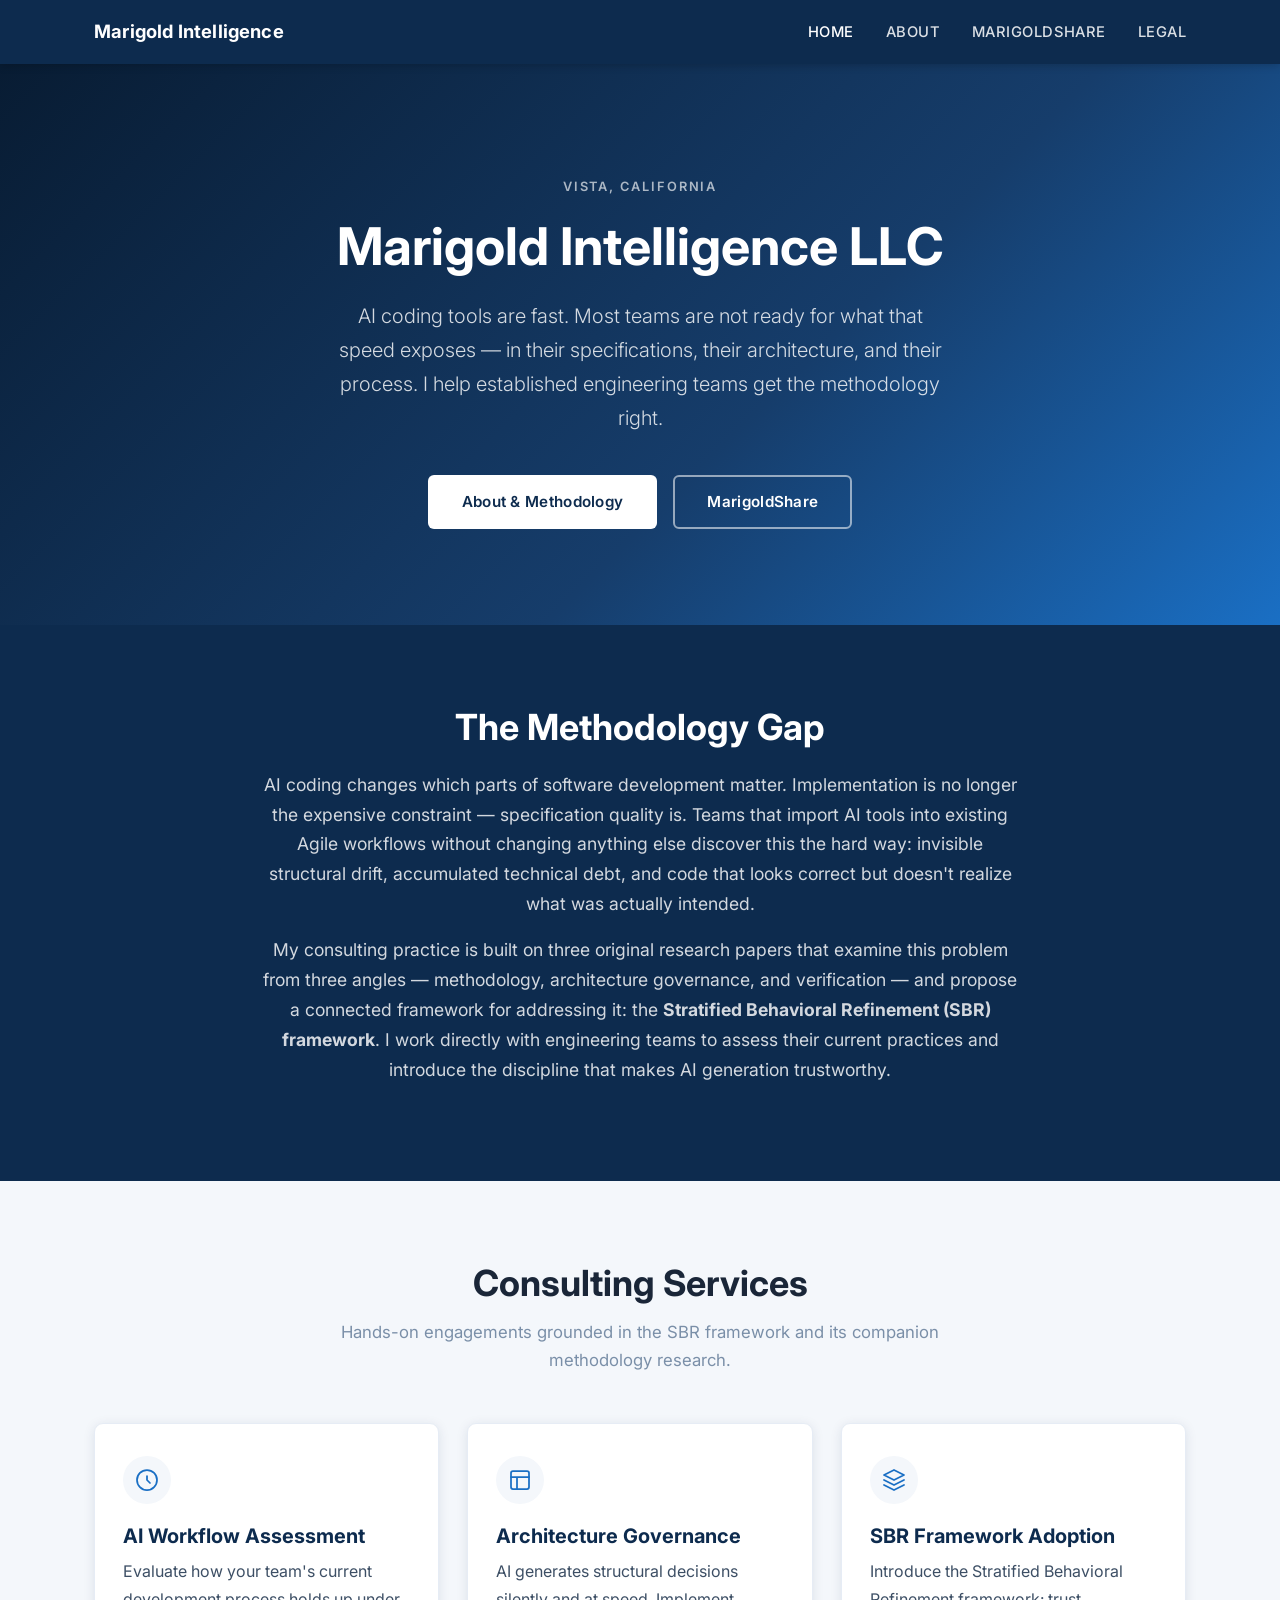
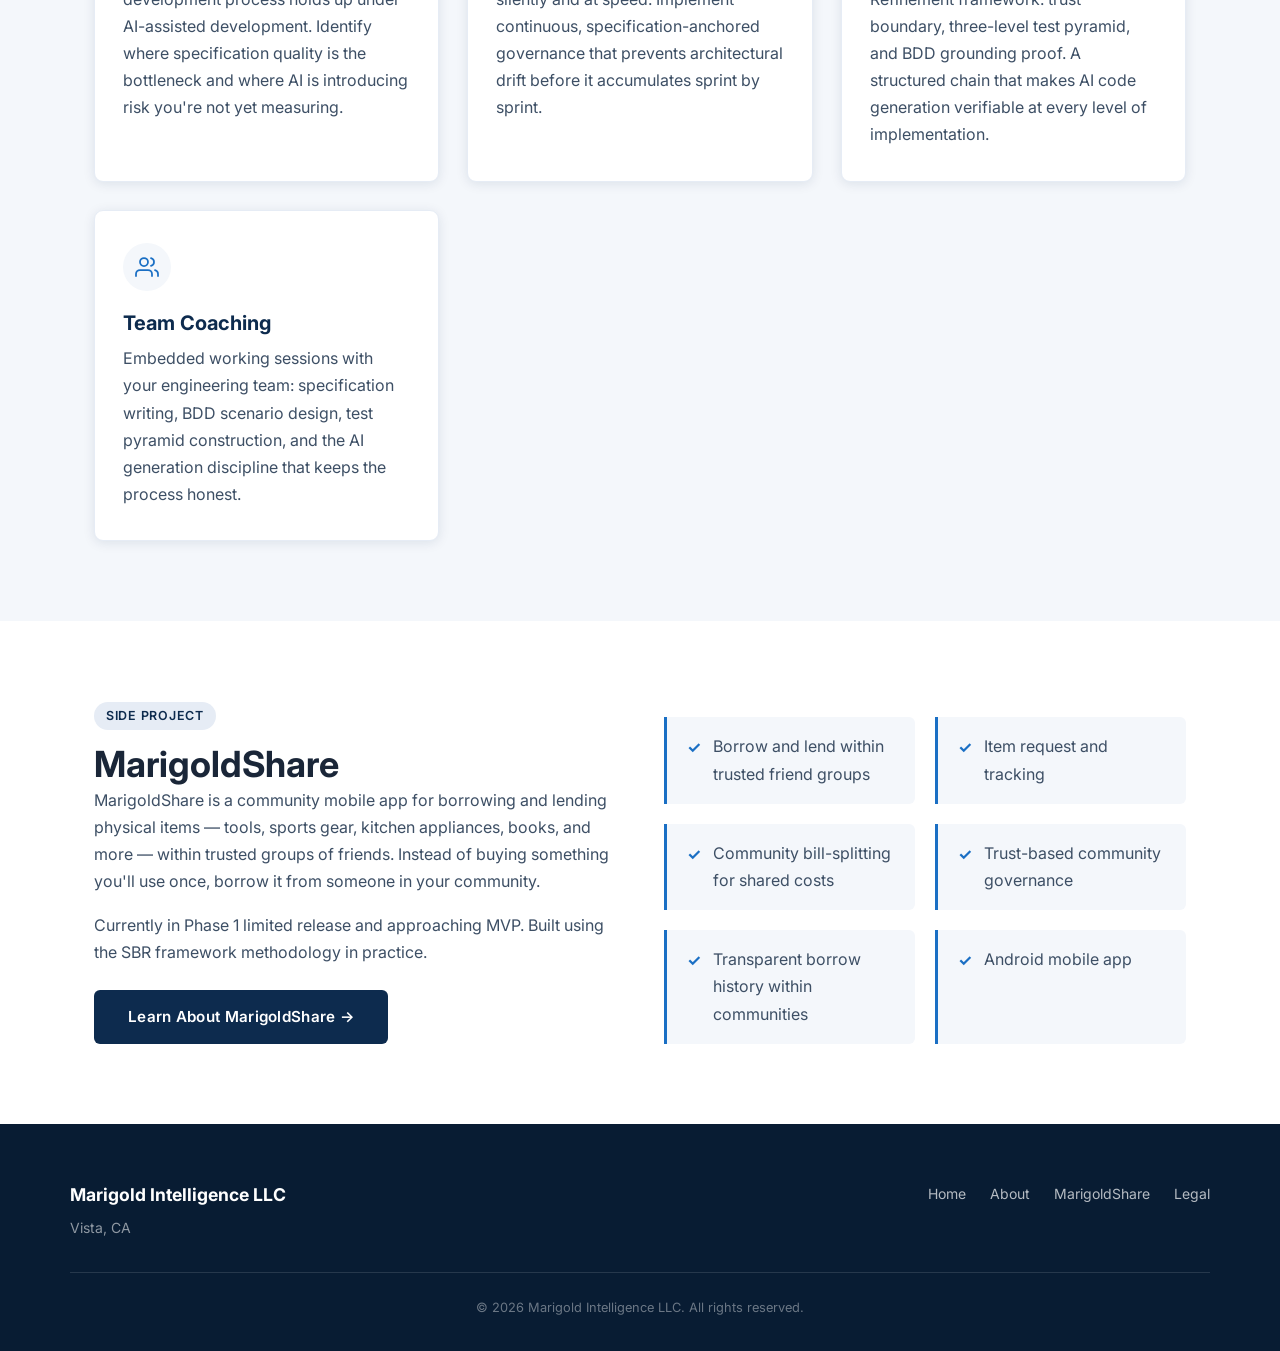
<file: docs/index.html>
<!DOCTYPE html>
<html lang="en">
<head>
  <meta charset="UTF-8" />
  <meta name="viewport" content="width=device-width, initial-scale=1.0" />
  <title>Marigold Intelligence LLC — AI Coding Methodology Consulting</title>
  <meta name="description" content="Marigold Intelligence LLC helps established engineering teams adopt AI-assisted development with the rigor and methodology it demands. Based in Vista, California." />
  <link rel="stylesheet" href="css/style.css" />
</head>
<body>

  <!-- ===== HEADER / NAV ===== -->
  <header class="site-header">
    <nav class="nav" aria-label="Main navigation">
      <a href="index.html" class="nav__brand">Marigold Intelligence</a>
      <button class="nav__toggle" aria-label="Toggle navigation" aria-expanded="false" onclick="this.setAttribute('aria-expanded', this.getAttribute('aria-expanded')==='true'?'false':'true'); document.getElementById('nav-links').classList.toggle('open');">
        <span></span><span></span><span></span>
      </button>
      <ul class="nav__links" id="nav-links" role="list">
        <li><a href="index.html" class="active">Home</a></li>
        <li><a href="about.html">About</a></li>
        <li><a href="marigoldshare/index.html">MarigoldShare</a></li>
        <li><a href="legal.html">Legal</a></li>
      </ul>
    </nav>
  </header>

  <main>

    <!-- ===== HERO ===== -->
    <section class="hero" aria-label="Hero">
      <div class="container">
        <p class="hero__eyebrow">Vista, California</p>
        <h1>Marigold Intelligence LLC</h1>
        <p class="hero__tagline">
          AI coding tools are fast. Most teams are not ready for what that speed
          exposes — in their specifications, their architecture, and their process.
          I help established engineering teams get the methodology right.
        </p>
        <div class="hero__actions">
          <a href="about.html" class="btn btn--primary">About &amp; Methodology</a>
          <a href="marigoldshare/index.html" class="btn btn--outline">MarigoldShare</a>
        </div>
      </div>
    </section>

    <!-- ===== MISSION ===== -->
    <section class="mission" aria-label="The problem">
      <div class="container">
        <h2>The Methodology Gap</h2>
        <p>
          AI coding changes which parts of software development matter. Implementation
          is no longer the expensive constraint — specification quality is. Teams that
          import AI tools into existing Agile workflows without changing anything else
          discover this the hard way: invisible structural drift, accumulated technical
          debt, and code that looks correct but doesn't realize what was actually intended.
        </p>
        <p>
          My consulting practice is built on three original research papers that examine
          this problem from three angles — methodology, architecture governance, and
          verification — and propose a connected framework for addressing it: the
          <strong>Stratified Behavioral Refinement (SBR) framework</strong>. I work
          directly with engineering teams to assess their current practices and introduce
          the discipline that makes AI generation trustworthy.
        </p>
      </div>
    </section>

    <!-- ===== SERVICES ===== -->
    <section class="section section--alt" aria-label="Consulting services">
      <div class="container">
        <div class="section__header">
          <h2>Consulting Services</h2>
          <p>Hands-on engagements grounded in the SBR framework and its companion methodology research.</p>
        </div>
        <div class="cards">

          <article class="card">
            <div class="card__icon">
              <svg viewBox="0 0 24 24" aria-hidden="true"><circle cx="12" cy="12" r="10"/><path d="M12 8v4l3 3"/></svg>
            </div>
            <h3>AI Workflow Assessment</h3>
            <p>Evaluate how your team's current development process holds up under AI-assisted development. Identify where specification quality is the bottleneck and where AI is introducing risk you're not yet measuring.</p>
          </article>

          <article class="card">
            <div class="card__icon">
              <svg viewBox="0 0 24 24" aria-hidden="true"><rect x="3" y="3" width="18" height="18" rx="2"/><path d="M3 9h18M9 21V9"/></svg>
            </div>
            <h3>Architecture Governance</h3>
            <p>AI generates structural decisions silently and at speed. Implement continuous, specification-anchored governance that prevents architectural drift before it accumulates sprint by sprint.</p>
          </article>

          <article class="card">
            <div class="card__icon">
              <svg viewBox="0 0 24 24" aria-hidden="true"><path d="M12 2L2 7l10 5 10-5-10-5zM2 17l10 5 10-5M2 12l10 5 10-5"/></svg>
            </div>
            <h3>SBR Framework Adoption</h3>
            <p>Introduce the Stratified Behavioral Refinement framework: trust boundary, three-level test pyramid, and BDD grounding proof. A structured chain that makes AI code generation verifiable at every level of implementation.</p>
          </article>

          <article class="card">
            <div class="card__icon">
              <svg viewBox="0 0 24 24" aria-hidden="true"><path d="M17 21v-2a4 4 0 0 0-4-4H5a4 4 0 0 0-4 4v2"/><circle cx="9" cy="7" r="4"/><path d="M23 21v-2a4 4 0 0 0-3-3.87"/><path d="M16 3.13a4 4 0 0 1 0 7.75"/></svg>
            </div>
            <h3>Team Coaching</h3>
            <p>Embedded working sessions with your engineering team: specification writing, BDD scenario design, test pyramid construction, and the AI generation discipline that keeps the process honest.</p>
          </article>

        </div>
      </div>
    </section>

    <!-- ===== LANTANASHARE OVERVIEW ===== -->
    <section class="section" aria-label="MarigoldShare overview">
      <div class="container">
        <div class="two-col">
          <div>
            <span class="badge">Side Project</span>
            <h2>MarigoldShare</h2>
            <p>
              MarigoldShare is a community mobile app for borrowing and lending physical
              items — tools, sports gear, kitchen appliances, books, and more — within
              trusted groups of friends. Instead of buying something you'll use once,
              borrow it from someone in your community.
            </p>
            <p>
              Currently in Phase 1 limited release and approaching MVP. Built using the
              SBR framework methodology in practice.
            </p>
            <a href="marigoldshare/index.html" class="btn btn--navy" style="margin-top:0.5rem;">Learn About MarigoldShare →</a>
          </div>
          <div>
            <ul class="feature-list">
              <li>Borrow and lend within trusted friend groups</li>
              <li>Item request and tracking</li>
              <li>Community bill-splitting for shared costs</li>
              <li>Trust-based community governance</li>
              <li>Transparent borrow history within communities</li>
              <li>Android mobile app</li>
            </ul>
          </div>
        </div>
      </div>
    </section>

  </main>

  <!-- ===== FOOTER ===== -->
  <footer class="site-footer" aria-label="Site footer">
    <div class="footer__inner">
      <div>
        <p class="footer__brand">Marigold Intelligence LLC</p>
        <p class="footer__location">Vista, CA</p>
      </div>
      <nav aria-label="Footer navigation">
        <ul class="footer__nav" role="list">
          <li><a href="index.html">Home</a></li>
          <li><a href="about.html">About</a></li>
          <li><a href="marigoldshare/index.html">MarigoldShare</a></li>
          <li><a href="legal.html">Legal</a></li>
        </ul>
      </nav>
    </div>
    <div class="footer__bottom">
      &copy; 2026 Marigold Intelligence LLC. All rights reserved.
    </div>
  </footer>

</body>
</html>
</file>
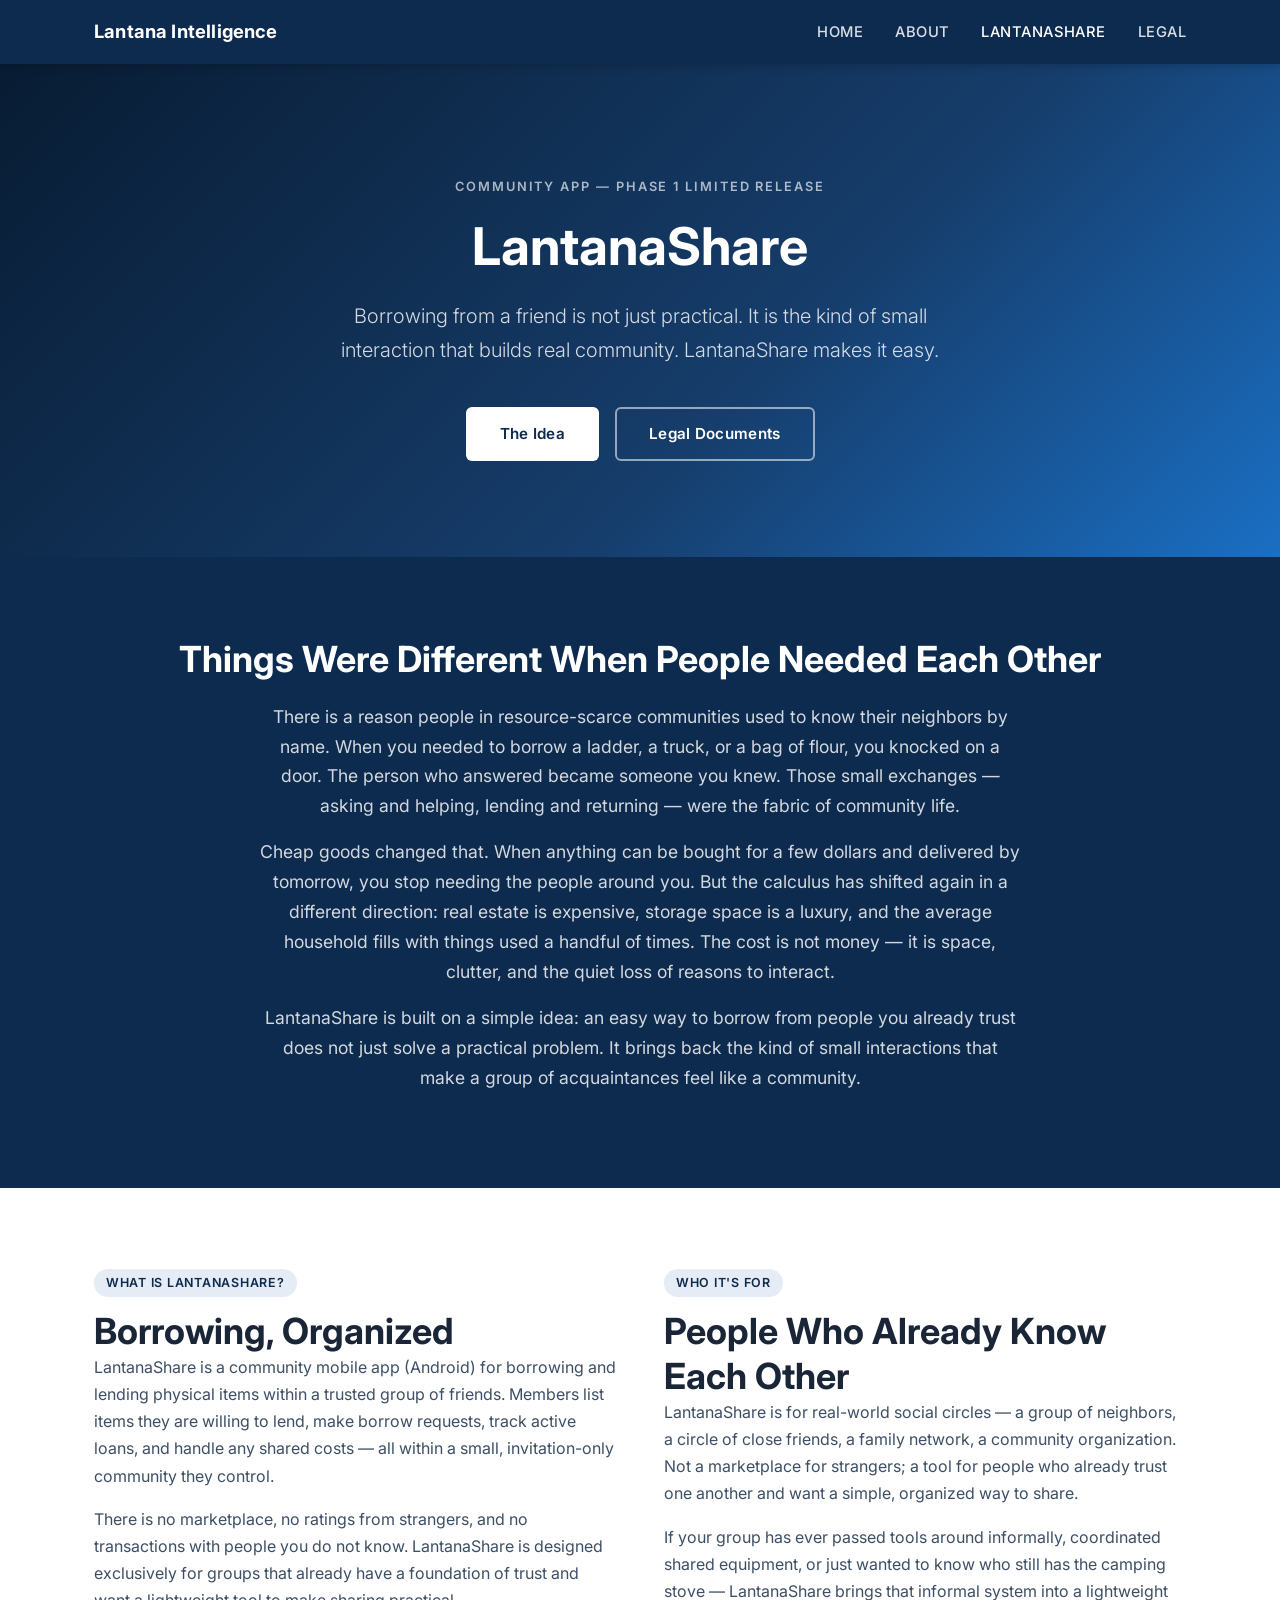
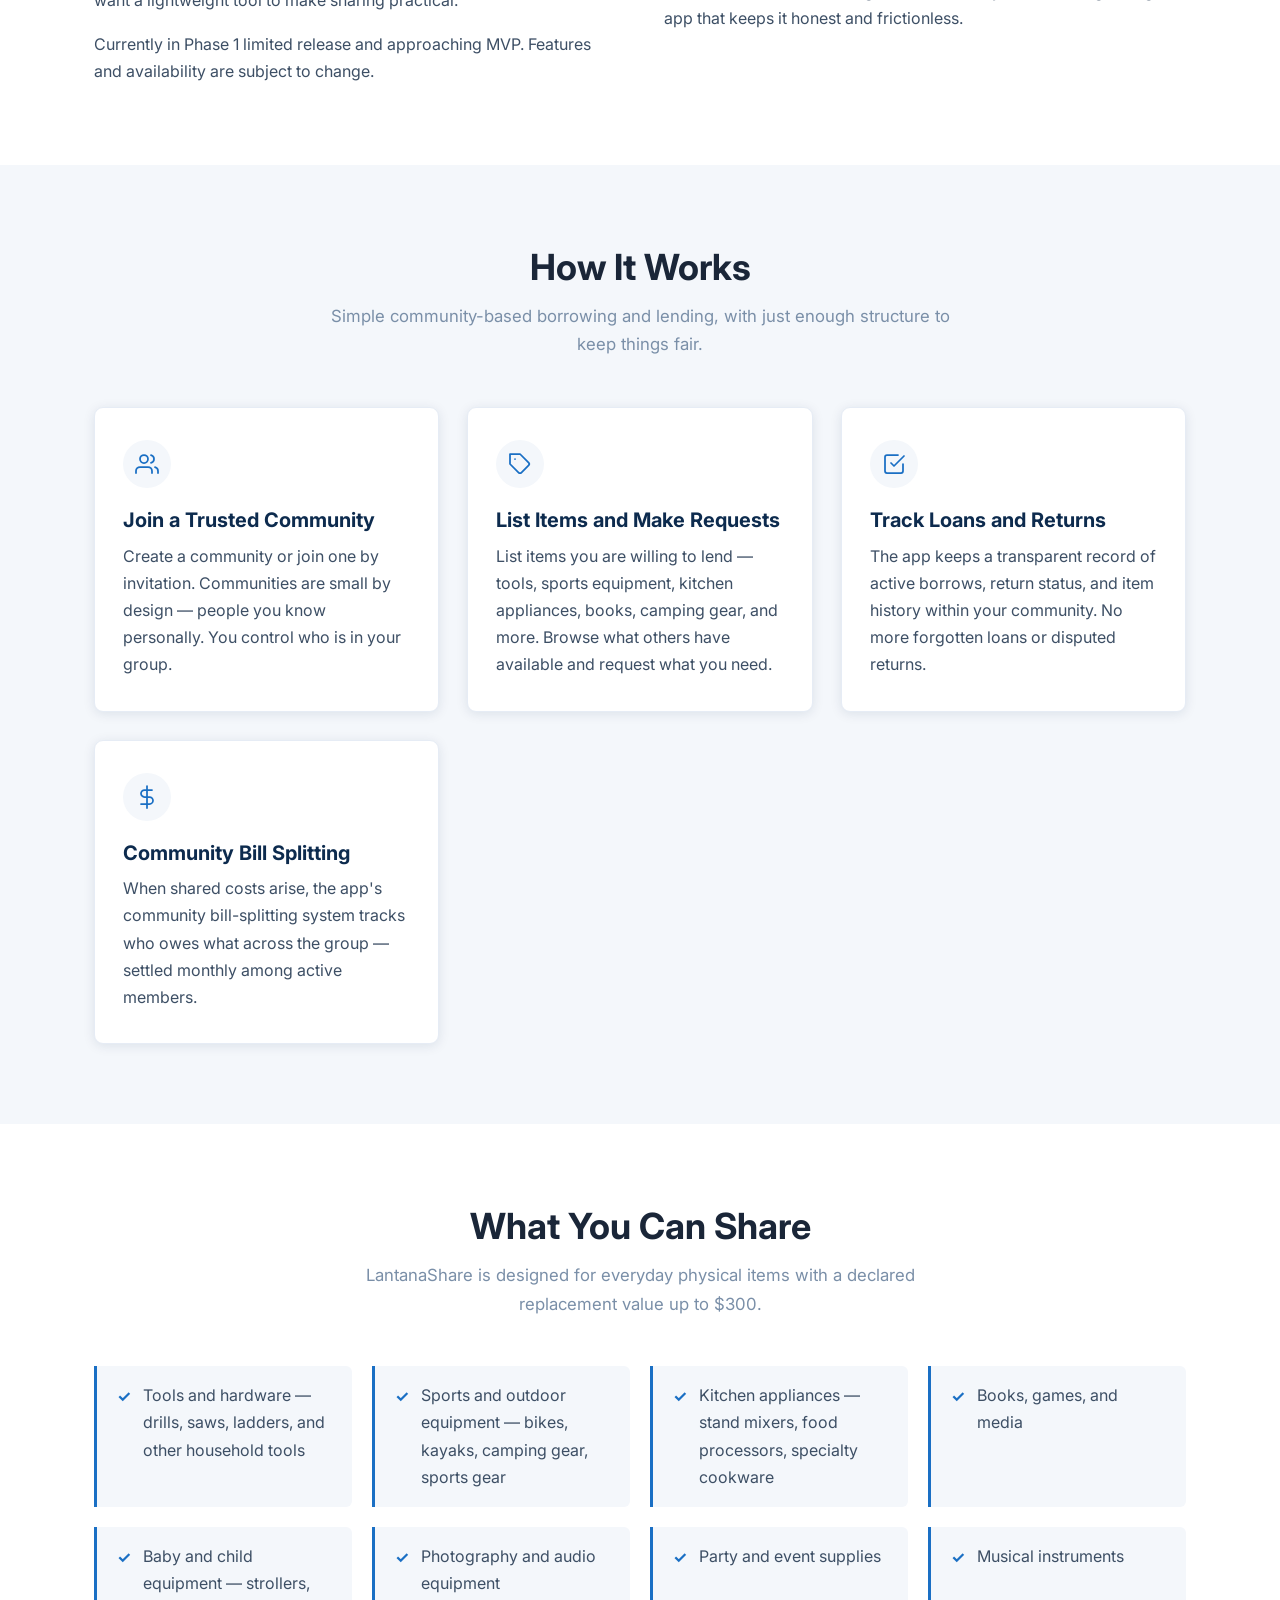
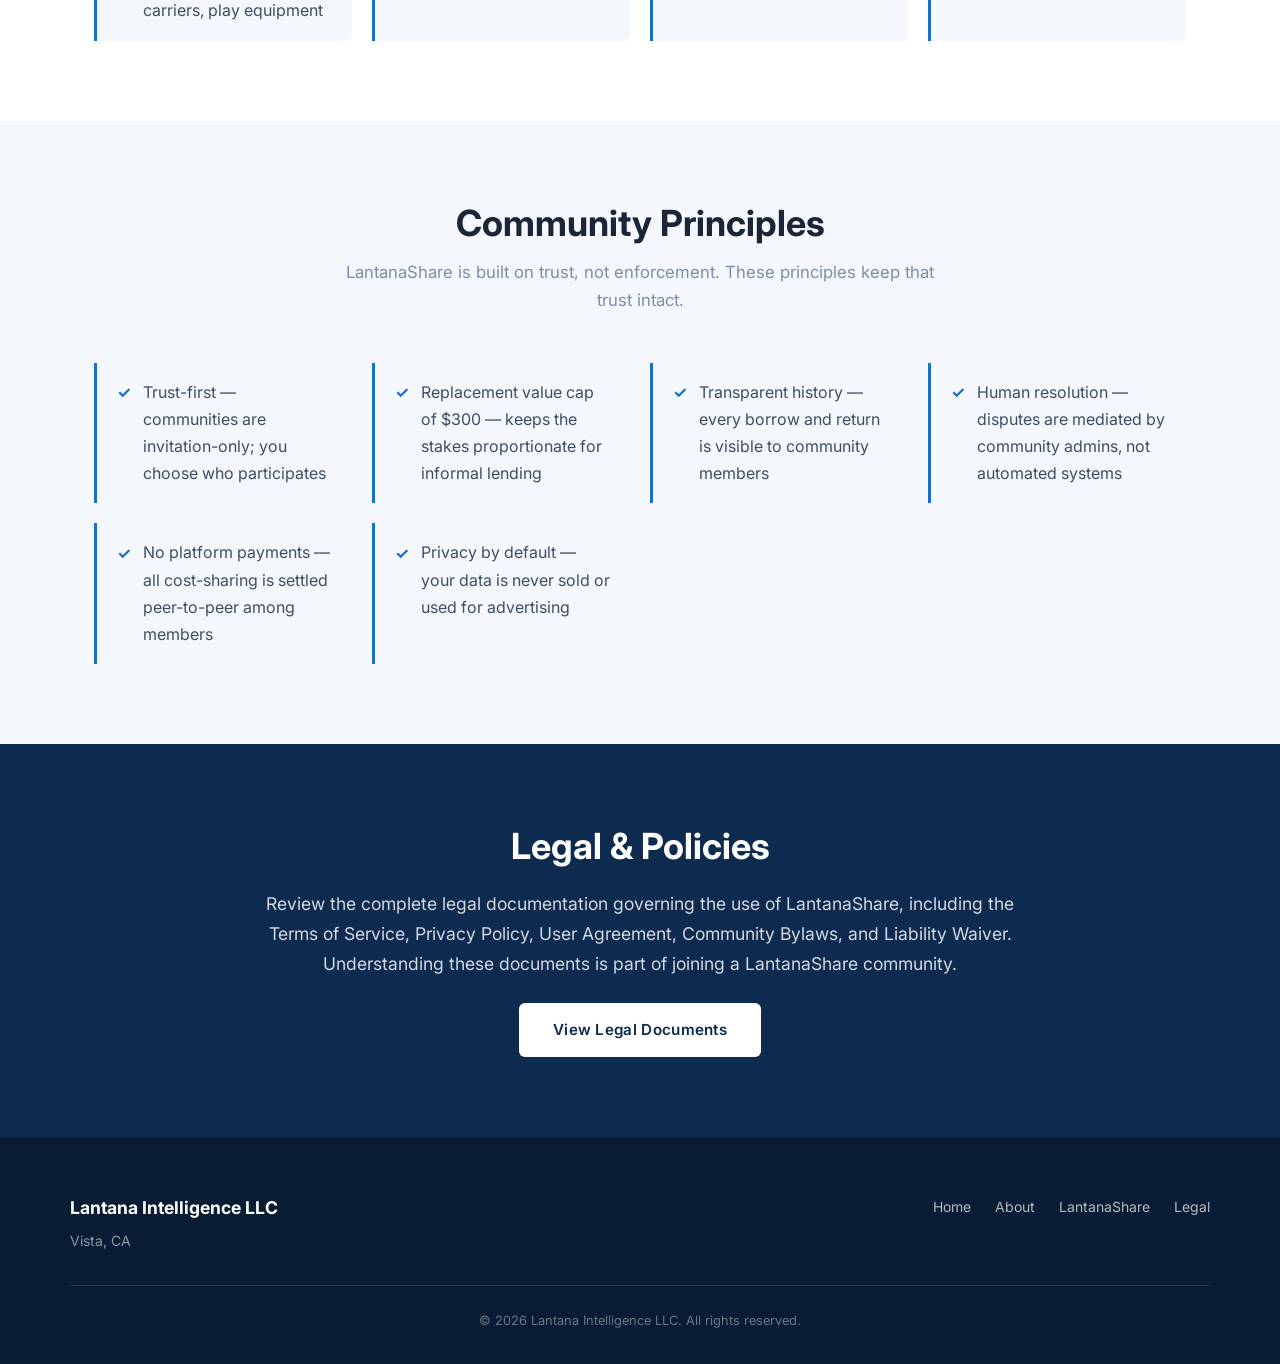
<file: docs/lantanashare/index.html>
<!DOCTYPE html>
<html lang="en">
<head>
  <meta charset="UTF-8" />
  <meta name="viewport" content="width=device-width, initial-scale=1.0" />
  <title>LantanaShare — Borrow and Lend with People You Trust</title>
  <meta name="description" content="LantanaShare is a community mobile app for borrowing and lending physical items within trusted groups of friends. Bringing back the social fabric that borrowing builds." />
  <link rel="stylesheet" href="../css/style.css" />
</head>
<body>

  <!-- ===== HEADER / NAV ===== -->
  <header class="site-header">
    <nav class="nav" aria-label="Main navigation">
      <a href="../index.html" class="nav__brand">Lantana Intelligence</a>
      <button class="nav__toggle" aria-label="Toggle navigation" aria-expanded="false" onclick="this.setAttribute('aria-expanded', this.getAttribute('aria-expanded')==='true'?'false':'true'); document.getElementById('nav-links').classList.toggle('open');">
        <span></span><span></span><span></span>
      </button>
      <ul class="nav__links" id="nav-links" role="list">
        <li><a href="../index.html">Home</a></li>
        <li><a href="../about.html">About</a></li>
        <li><a href="index.html" class="active">LantanaShare</a></li>
        <li><a href="../legal.html">Legal</a></li>
      </ul>
    </nav>
  </header>

  <main>

    <!-- ===== PAGE HERO ===== -->
    <section class="hero" aria-label="LantanaShare hero">
      <div class="container">
        <p class="hero__eyebrow">Community App — Phase 1 Limited Release</p>
        <h1>LantanaShare</h1>
        <p class="hero__tagline">
          Borrowing from a friend is not just practical. It is the kind of
          small interaction that builds real community. LantanaShare makes
          it easy.
        </p>
        <div class="hero__actions">
          <a href="#the-idea" class="btn btn--primary">The Idea</a>
          <a href="legal/" class="btn btn--outline">Legal Documents</a>
        </div>
      </div>
    </section>

    <!-- ===== THE INSIGHT ===== -->
    <section class="mission" aria-label="The community insight" id="the-idea">
      <div class="container">
        <h2>Things Were Different When People Needed Each Other</h2>
        <p>
          There is a reason people in resource-scarce communities used to know
          their neighbors by name. When you needed to borrow a ladder, a truck,
          or a bag of flour, you knocked on a door. The person who answered
          became someone you knew. Those small exchanges — asking and helping,
          lending and returning — were the fabric of community life.
        </p>
        <p>
          Cheap goods changed that. When anything can be bought for a few dollars
          and delivered by tomorrow, you stop needing the people around you. But
          the calculus has shifted again in a different direction: real estate is
          expensive, storage space is a luxury, and the average household fills
          with things used a handful of times. The cost is not money — it is space,
          clutter, and the quiet loss of reasons to interact.
        </p>
        <p>
          LantanaShare is built on a simple idea: an easy way to borrow from people
          you already trust does not just solve a practical problem. It brings back
          the kind of small interactions that make a group of acquaintances feel
          like a community.
        </p>
      </div>
    </section>

    <!-- ===== PRODUCT DESCRIPTION ===== -->
    <section class="section" aria-label="Product overview" id="overview">
      <div class="container">
        <div class="two-col">
          <div>
            <span class="badge">What Is LantanaShare?</span>
            <h2>Borrowing, Organized</h2>
            <p>
              LantanaShare is a community mobile app (Android) for borrowing and
              lending physical items within a trusted group of friends. Members list
              items they are willing to lend, make borrow requests, track active
              loans, and handle any shared costs — all within a small, invitation-only
              community they control.
            </p>
            <p>
              There is no marketplace, no ratings from strangers, and no transactions
              with people you do not know. LantanaShare is designed exclusively for
              groups that already have a foundation of trust and want a lightweight
              tool to make sharing practical.
            </p>
            <p>
              Currently in Phase 1 limited release and approaching MVP. Features and
              availability are subject to change.
            </p>
          </div>
          <div>
            <span class="badge">Who It's For</span>
            <h2>People Who Already Know Each Other</h2>
            <p>
              LantanaShare is for real-world social circles — a group of neighbors,
              a circle of close friends, a family network, a community organization.
              Not a marketplace for strangers; a tool for people who already trust
              one another and want a simple, organized way to share.
            </p>
            <p>
              If your group has ever passed tools around informally, coordinated
              shared equipment, or just wanted to know who still has the camping
              stove — LantanaShare brings that informal system into a lightweight
              app that keeps it honest and frictionless.
            </p>
          </div>
        </div>
      </div>
    </section>

    <!-- ===== HOW IT WORKS ===== -->
    <section class="section section--alt" aria-label="How it works" id="how-it-works">
      <div class="container">
        <div class="section__header">
          <h2>How It Works</h2>
          <p>Simple community-based borrowing and lending, with just enough structure to keep things fair.</p>
        </div>
        <div class="cards">

          <article class="card">
            <div class="card__icon">
              <svg viewBox="0 0 24 24" aria-hidden="true"><path d="M17 21v-2a4 4 0 0 0-4-4H5a4 4 0 0 0-4 4v2"/><circle cx="9" cy="7" r="4"/><path d="M23 21v-2a4 4 0 0 0-3-3.87"/><path d="M16 3.13a4 4 0 0 1 0 7.75"/></svg>
            </div>
            <h3>Join a Trusted Community</h3>
            <p>Create a community or join one by invitation. Communities are small by design — people you know personally. You control who is in your group.</p>
          </article>

          <article class="card">
            <div class="card__icon">
              <svg viewBox="0 0 24 24" aria-hidden="true"><path d="M20.59 13.41l-7.17 7.17a2 2 0 0 1-2.83 0L2 12V2h10l8.59 8.59a2 2 0 0 1 0 2.82z"/><line x1="7" y1="7" x2="7.01" y2="7"/></svg>
            </div>
            <h3>List Items and Make Requests</h3>
            <p>List items you are willing to lend — tools, sports equipment, kitchen appliances, books, camping gear, and more. Browse what others have available and request what you need.</p>
          </article>

          <article class="card">
            <div class="card__icon">
              <svg viewBox="0 0 24 24" aria-hidden="true"><polyline points="9 11 12 14 22 4"/><path d="M21 12v7a2 2 0 0 1-2 2H5a2 2 0 0 1-2-2V5a2 2 0 0 1 2-2h11"/></svg>
            </div>
            <h3>Track Loans and Returns</h3>
            <p>The app keeps a transparent record of active borrows, return status, and item history within your community. No more forgotten loans or disputed returns.</p>
          </article>

          <article class="card">
            <div class="card__icon">
              <svg viewBox="0 0 24 24" aria-hidden="true"><line x1="12" y1="1" x2="12" y2="23"/><path d="M17 5H9.5a3.5 3.5 0 0 0 0 7h5a3.5 3.5 0 0 1 0 7H6"/></svg>
            </div>
            <h3>Community Bill Splitting</h3>
            <p>When shared costs arise, the app's community bill-splitting system tracks who owes what across the group — settled monthly among active members.</p>
          </article>

        </div>
      </div>
    </section>

    <!-- ===== WHAT YOU CAN SHARE ===== -->
    <section class="section" aria-label="What you can share">
      <div class="container">
        <div class="section__header">
          <h2>What You Can Share</h2>
          <p>LantanaShare is designed for everyday physical items with a declared replacement value up to $300.</p>
        </div>
        <ul class="feature-list">
          <li>Tools and hardware — drills, saws, ladders, and other household tools</li>
          <li>Sports and outdoor equipment — bikes, kayaks, camping gear, sports gear</li>
          <li>Kitchen appliances — stand mixers, food processors, specialty cookware</li>
          <li>Books, games, and media</li>
          <li>Baby and child equipment — strollers, carriers, play equipment</li>
          <li>Photography and audio equipment</li>
          <li>Party and event supplies</li>
          <li>Musical instruments</li>
        </ul>
      </div>
    </section>

    <!-- ===== COMMUNITY PRINCIPLES ===== -->
    <section class="section section--alt" aria-label="Community principles">
      <div class="container">
        <div class="section__header">
          <h2>Community Principles</h2>
          <p>LantanaShare is built on trust, not enforcement. These principles keep that trust intact.</p>
        </div>
        <ul class="feature-list">
          <li>Trust-first — communities are invitation-only; you choose who participates</li>
          <li>Replacement value cap of $300 — keeps the stakes proportionate for informal lending</li>
          <li>Transparent history — every borrow and return is visible to community members</li>
          <li>Human resolution — disputes are mediated by community admins, not automated systems</li>
          <li>No platform payments — all cost-sharing is settled peer-to-peer among members</li>
          <li>Privacy by default — your data is never sold or used for advertising</li>
        </ul>
      </div>
    </section>

    <!-- ===== LEGAL CTA ===== -->
    <section class="mission" aria-label="Legal information">
      <div class="container">
        <h2>Legal &amp; Policies</h2>
        <p>
          Review the complete legal documentation governing the use of LantanaShare,
          including the Terms of Service, Privacy Policy, User Agreement, Community
          Bylaws, and Liability Waiver. Understanding these documents is part of
          joining a LantanaShare community.
        </p>
        <a href="legal/index.html" class="btn btn--primary" style="margin-top:0.5rem;">View Legal Documents</a>
      </div>
    </section>

  </main>

  <!-- ===== FOOTER ===== -->
  <footer class="site-footer" aria-label="Site footer">
    <div class="footer__inner">
      <div>
        <p class="footer__brand">Lantana Intelligence LLC</p>
        <p class="footer__location">Vista, CA</p>
      </div>
      <nav aria-label="Footer navigation">
        <ul class="footer__nav" role="list">
          <li><a href="../index.html">Home</a></li>
          <li><a href="../about.html">About</a></li>
          <li><a href="index.html">LantanaShare</a></li>
          <li><a href="../legal.html">Legal</a></li>
        </ul>
      </nav>
    </div>
    <div class="footer__bottom">
      &copy; 2026 Lantana Intelligence LLC. All rights reserved.
    </div>
  </footer>

</body>
</html>
</file>
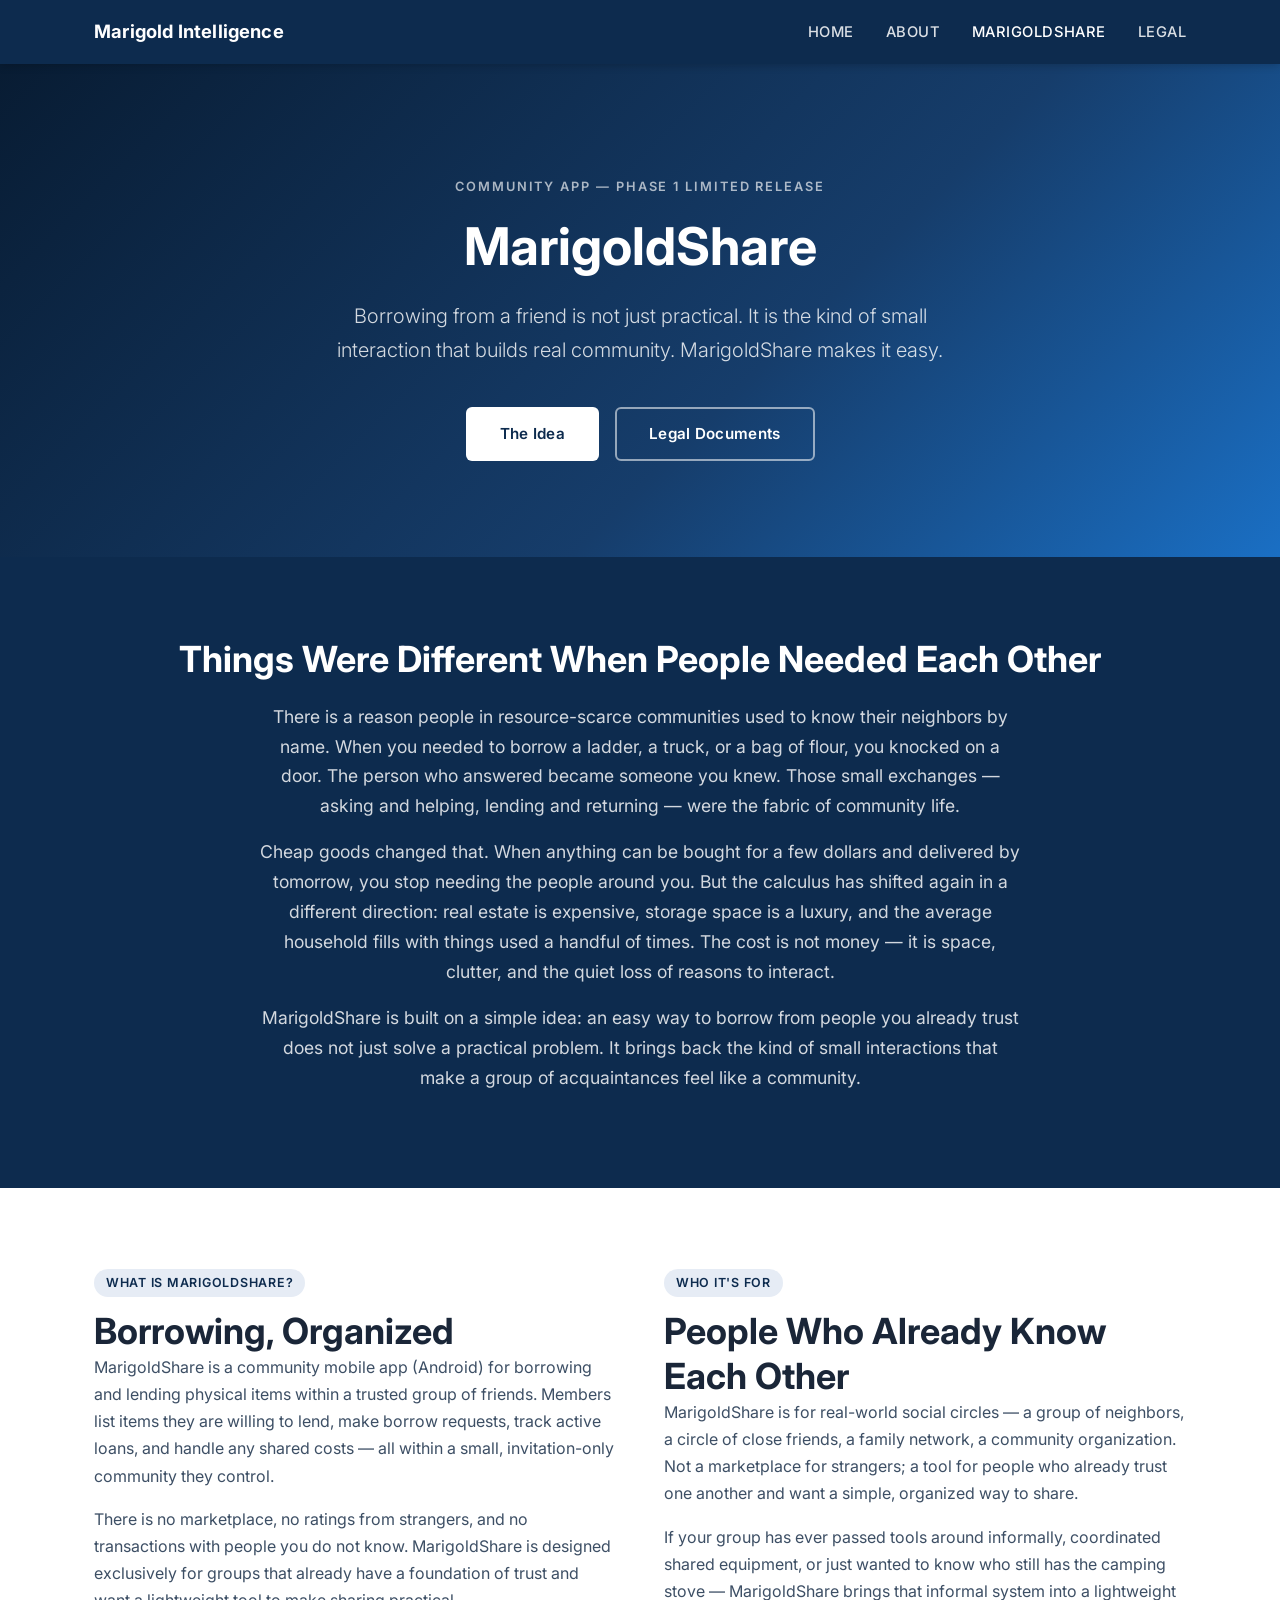
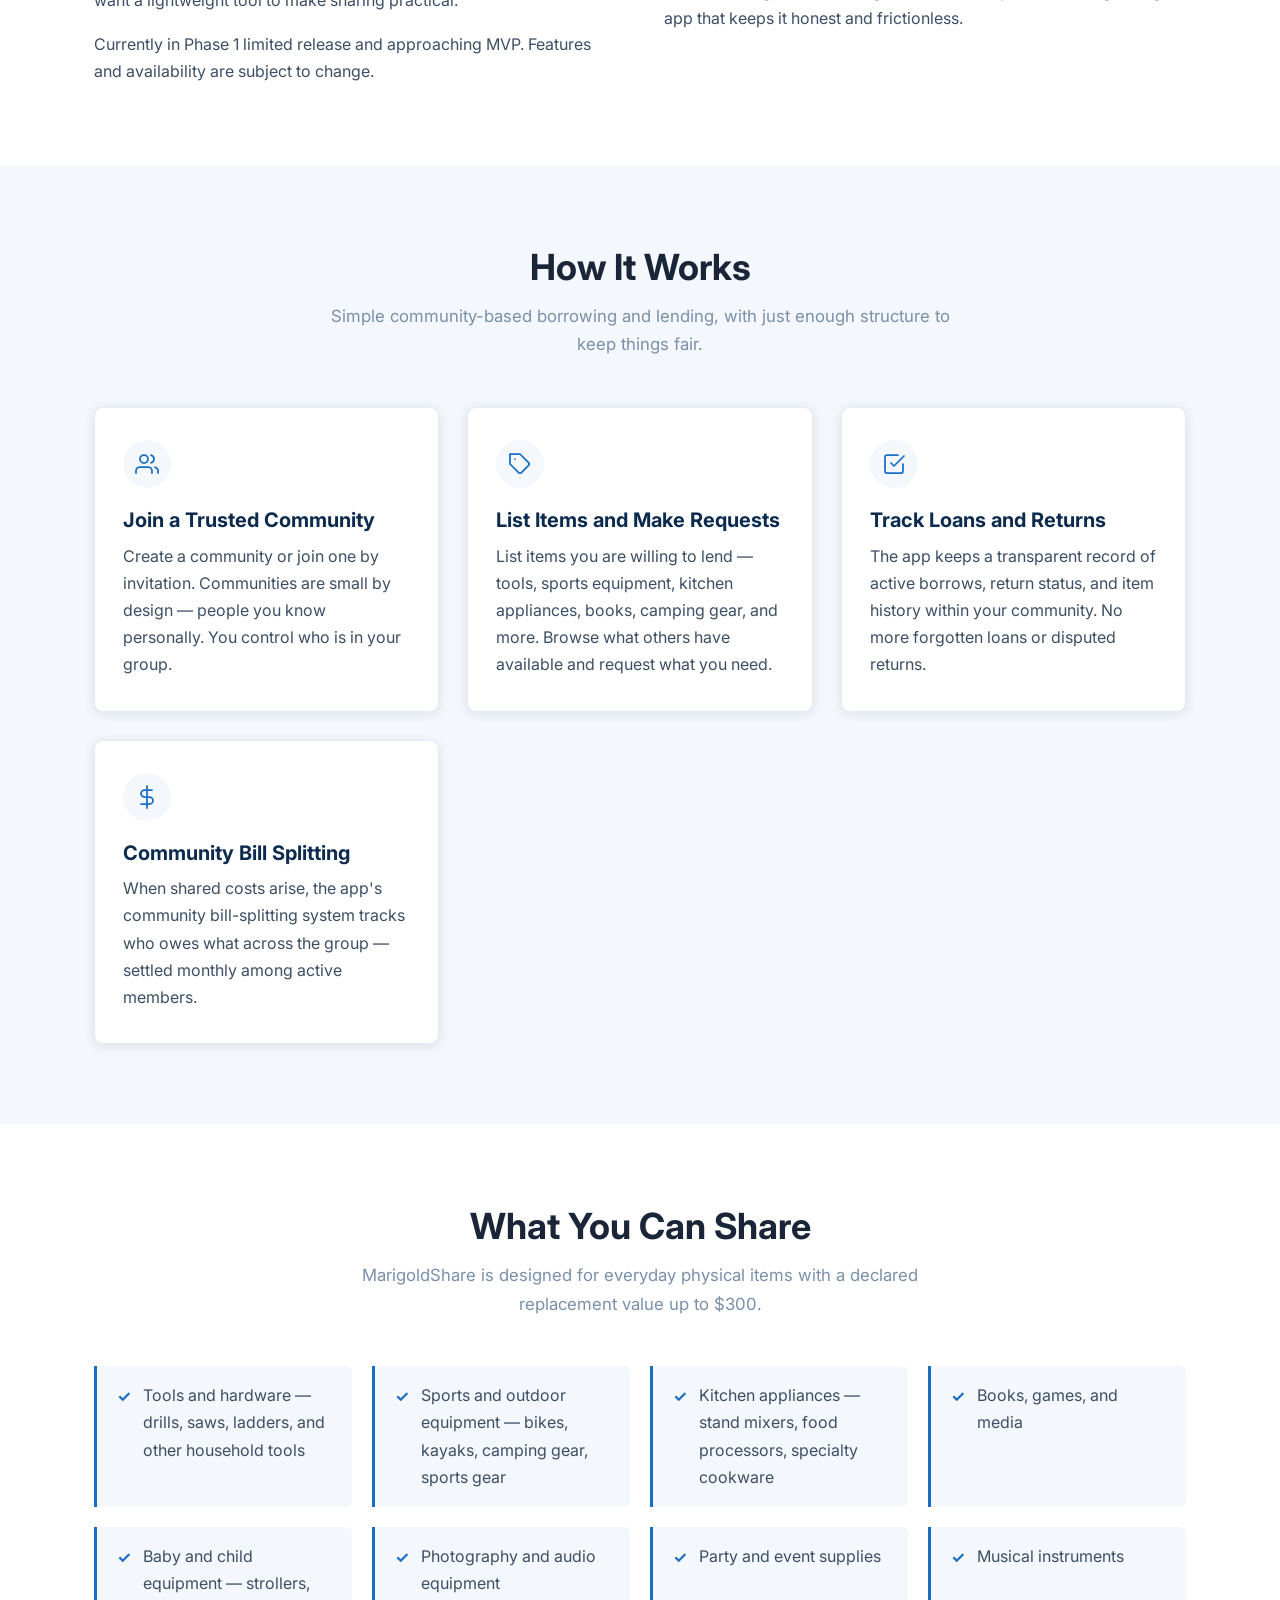
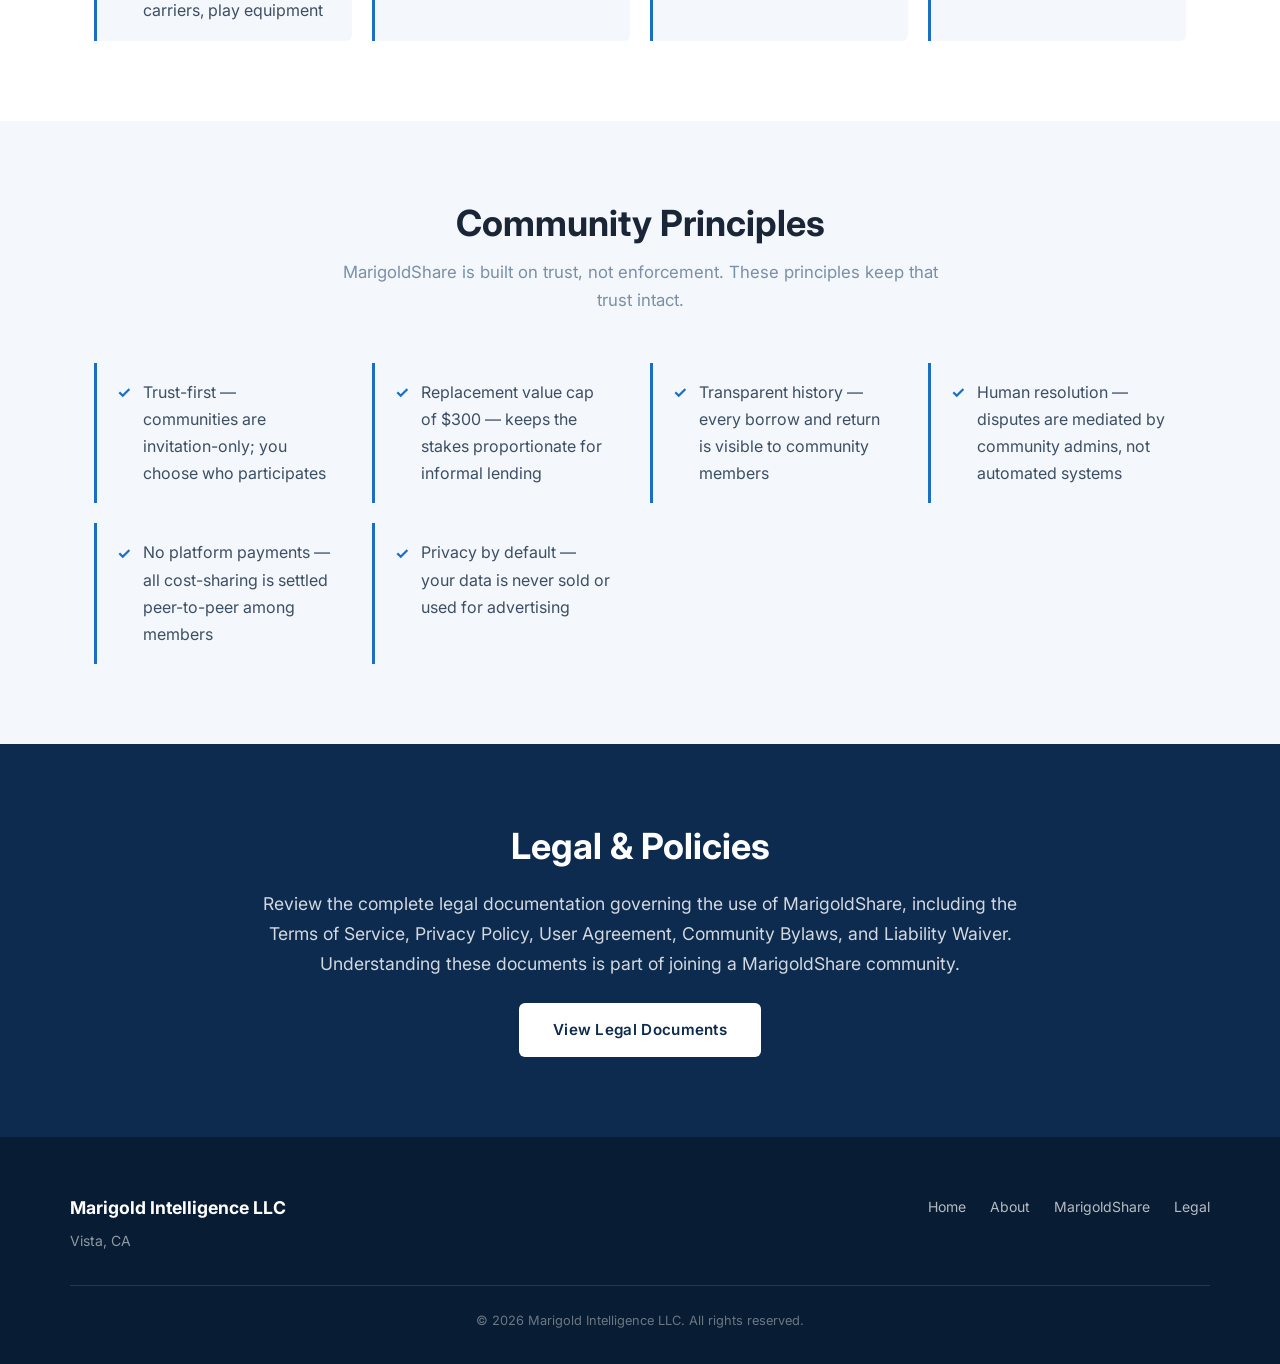
<file: docs/marigoldshare/index.html>
<!DOCTYPE html>
<html lang="en">
<head>
  <meta charset="UTF-8" />
  <meta name="viewport" content="width=device-width, initial-scale=1.0" />
  <title>MarigoldShare — Borrow and Lend with People You Trust</title>
  <meta name="description" content="MarigoldShare is a community mobile app for borrowing and lending physical items within trusted groups of friends. Bringing back the social fabric that borrowing builds." />
  <link rel="stylesheet" href="../css/style.css" />
</head>
<body>

  <!-- ===== HEADER / NAV ===== -->
  <header class="site-header">
    <nav class="nav" aria-label="Main navigation">
      <a href="../index.html" class="nav__brand">Marigold Intelligence</a>
      <button class="nav__toggle" aria-label="Toggle navigation" aria-expanded="false" onclick="this.setAttribute('aria-expanded', this.getAttribute('aria-expanded')==='true'?'false':'true'); document.getElementById('nav-links').classList.toggle('open');">
        <span></span><span></span><span></span>
      </button>
      <ul class="nav__links" id="nav-links" role="list">
        <li><a href="../index.html">Home</a></li>
        <li><a href="../about.html">About</a></li>
        <li><a href="index.html" class="active">MarigoldShare</a></li>
        <li><a href="../legal.html">Legal</a></li>
      </ul>
    </nav>
  </header>

  <main>

    <!-- ===== PAGE HERO ===== -->
    <section class="hero" aria-label="MarigoldShare hero">
      <div class="container">
        <p class="hero__eyebrow">Community App — Phase 1 Limited Release</p>
        <h1>MarigoldShare</h1>
        <p class="hero__tagline">
          Borrowing from a friend is not just practical. It is the kind of
          small interaction that builds real community. MarigoldShare makes
          it easy.
        </p>
        <div class="hero__actions">
          <a href="#the-idea" class="btn btn--primary">The Idea</a>
          <a href="legal/" class="btn btn--outline">Legal Documents</a>
        </div>
      </div>
    </section>

    <!-- ===== THE INSIGHT ===== -->
    <section class="mission" aria-label="The community insight" id="the-idea">
      <div class="container">
        <h2>Things Were Different When People Needed Each Other</h2>
        <p>
          There is a reason people in resource-scarce communities used to know
          their neighbors by name. When you needed to borrow a ladder, a truck,
          or a bag of flour, you knocked on a door. The person who answered
          became someone you knew. Those small exchanges — asking and helping,
          lending and returning — were the fabric of community life.
        </p>
        <p>
          Cheap goods changed that. When anything can be bought for a few dollars
          and delivered by tomorrow, you stop needing the people around you. But
          the calculus has shifted again in a different direction: real estate is
          expensive, storage space is a luxury, and the average household fills
          with things used a handful of times. The cost is not money — it is space,
          clutter, and the quiet loss of reasons to interact.
        </p>
        <p>
          MarigoldShare is built on a simple idea: an easy way to borrow from people
          you already trust does not just solve a practical problem. It brings back
          the kind of small interactions that make a group of acquaintances feel
          like a community.
        </p>
      </div>
    </section>

    <!-- ===== PRODUCT DESCRIPTION ===== -->
    <section class="section" aria-label="Product overview" id="overview">
      <div class="container">
        <div class="two-col">
          <div>
            <span class="badge">What Is MarigoldShare?</span>
            <h2>Borrowing, Organized</h2>
            <p>
              MarigoldShare is a community mobile app (Android) for borrowing and
              lending physical items within a trusted group of friends. Members list
              items they are willing to lend, make borrow requests, track active
              loans, and handle any shared costs — all within a small, invitation-only
              community they control.
            </p>
            <p>
              There is no marketplace, no ratings from strangers, and no transactions
              with people you do not know. MarigoldShare is designed exclusively for
              groups that already have a foundation of trust and want a lightweight
              tool to make sharing practical.
            </p>
            <p>
              Currently in Phase 1 limited release and approaching MVP. Features and
              availability are subject to change.
            </p>
          </div>
          <div>
            <span class="badge">Who It's For</span>
            <h2>People Who Already Know Each Other</h2>
            <p>
              MarigoldShare is for real-world social circles — a group of neighbors,
              a circle of close friends, a family network, a community organization.
              Not a marketplace for strangers; a tool for people who already trust
              one another and want a simple, organized way to share.
            </p>
            <p>
              If your group has ever passed tools around informally, coordinated
              shared equipment, or just wanted to know who still has the camping
              stove — MarigoldShare brings that informal system into a lightweight
              app that keeps it honest and frictionless.
            </p>
          </div>
        </div>
      </div>
    </section>

    <!-- ===== HOW IT WORKS ===== -->
    <section class="section section--alt" aria-label="How it works" id="how-it-works">
      <div class="container">
        <div class="section__header">
          <h2>How It Works</h2>
          <p>Simple community-based borrowing and lending, with just enough structure to keep things fair.</p>
        </div>
        <div class="cards">

          <article class="card">
            <div class="card__icon">
              <svg viewBox="0 0 24 24" aria-hidden="true"><path d="M17 21v-2a4 4 0 0 0-4-4H5a4 4 0 0 0-4 4v2"/><circle cx="9" cy="7" r="4"/><path d="M23 21v-2a4 4 0 0 0-3-3.87"/><path d="M16 3.13a4 4 0 0 1 0 7.75"/></svg>
            </div>
            <h3>Join a Trusted Community</h3>
            <p>Create a community or join one by invitation. Communities are small by design — people you know personally. You control who is in your group.</p>
          </article>

          <article class="card">
            <div class="card__icon">
              <svg viewBox="0 0 24 24" aria-hidden="true"><path d="M20.59 13.41l-7.17 7.17a2 2 0 0 1-2.83 0L2 12V2h10l8.59 8.59a2 2 0 0 1 0 2.82z"/><line x1="7" y1="7" x2="7.01" y2="7"/></svg>
            </div>
            <h3>List Items and Make Requests</h3>
            <p>List items you are willing to lend — tools, sports equipment, kitchen appliances, books, camping gear, and more. Browse what others have available and request what you need.</p>
          </article>

          <article class="card">
            <div class="card__icon">
              <svg viewBox="0 0 24 24" aria-hidden="true"><polyline points="9 11 12 14 22 4"/><path d="M21 12v7a2 2 0 0 1-2 2H5a2 2 0 0 1-2-2V5a2 2 0 0 1 2-2h11"/></svg>
            </div>
            <h3>Track Loans and Returns</h3>
            <p>The app keeps a transparent record of active borrows, return status, and item history within your community. No more forgotten loans or disputed returns.</p>
          </article>

          <article class="card">
            <div class="card__icon">
              <svg viewBox="0 0 24 24" aria-hidden="true"><line x1="12" y1="1" x2="12" y2="23"/><path d="M17 5H9.5a3.5 3.5 0 0 0 0 7h5a3.5 3.5 0 0 1 0 7H6"/></svg>
            </div>
            <h3>Community Bill Splitting</h3>
            <p>When shared costs arise, the app's community bill-splitting system tracks who owes what across the group — settled monthly among active members.</p>
          </article>

        </div>
      </div>
    </section>

    <!-- ===== WHAT YOU CAN SHARE ===== -->
    <section class="section" aria-label="What you can share">
      <div class="container">
        <div class="section__header">
          <h2>What You Can Share</h2>
          <p>MarigoldShare is designed for everyday physical items with a declared replacement value up to $300.</p>
        </div>
        <ul class="feature-list">
          <li>Tools and hardware — drills, saws, ladders, and other household tools</li>
          <li>Sports and outdoor equipment — bikes, kayaks, camping gear, sports gear</li>
          <li>Kitchen appliances — stand mixers, food processors, specialty cookware</li>
          <li>Books, games, and media</li>
          <li>Baby and child equipment — strollers, carriers, play equipment</li>
          <li>Photography and audio equipment</li>
          <li>Party and event supplies</li>
          <li>Musical instruments</li>
        </ul>
      </div>
    </section>

    <!-- ===== COMMUNITY PRINCIPLES ===== -->
    <section class="section section--alt" aria-label="Community principles">
      <div class="container">
        <div class="section__header">
          <h2>Community Principles</h2>
          <p>MarigoldShare is built on trust, not enforcement. These principles keep that trust intact.</p>
        </div>
        <ul class="feature-list">
          <li>Trust-first — communities are invitation-only; you choose who participates</li>
          <li>Replacement value cap of $300 — keeps the stakes proportionate for informal lending</li>
          <li>Transparent history — every borrow and return is visible to community members</li>
          <li>Human resolution — disputes are mediated by community admins, not automated systems</li>
          <li>No platform payments — all cost-sharing is settled peer-to-peer among members</li>
          <li>Privacy by default — your data is never sold or used for advertising</li>
        </ul>
      </div>
    </section>

    <!-- ===== LEGAL CTA ===== -->
    <section class="mission" aria-label="Legal information">
      <div class="container">
        <h2>Legal &amp; Policies</h2>
        <p>
          Review the complete legal documentation governing the use of MarigoldShare,
          including the Terms of Service, Privacy Policy, User Agreement, Community
          Bylaws, and Liability Waiver. Understanding these documents is part of
          joining a MarigoldShare community.
        </p>
        <a href="legal/index.html" class="btn btn--primary" style="margin-top:0.5rem;">View Legal Documents</a>
      </div>
    </section>

  </main>

  <!-- ===== FOOTER ===== -->
  <footer class="site-footer" aria-label="Site footer">
    <div class="footer__inner">
      <div>
        <p class="footer__brand">Marigold Intelligence LLC</p>
        <p class="footer__location">Vista, CA</p>
      </div>
      <nav aria-label="Footer navigation">
        <ul class="footer__nav" role="list">
          <li><a href="../index.html">Home</a></li>
          <li><a href="../about.html">About</a></li>
          <li><a href="index.html">MarigoldShare</a></li>
          <li><a href="../legal.html">Legal</a></li>
        </ul>
      </nav>
    </div>
    <div class="footer__bottom">
      &copy; 2026 Marigold Intelligence LLC. All rights reserved.
    </div>
  </footer>

</body>
</html>
</file>
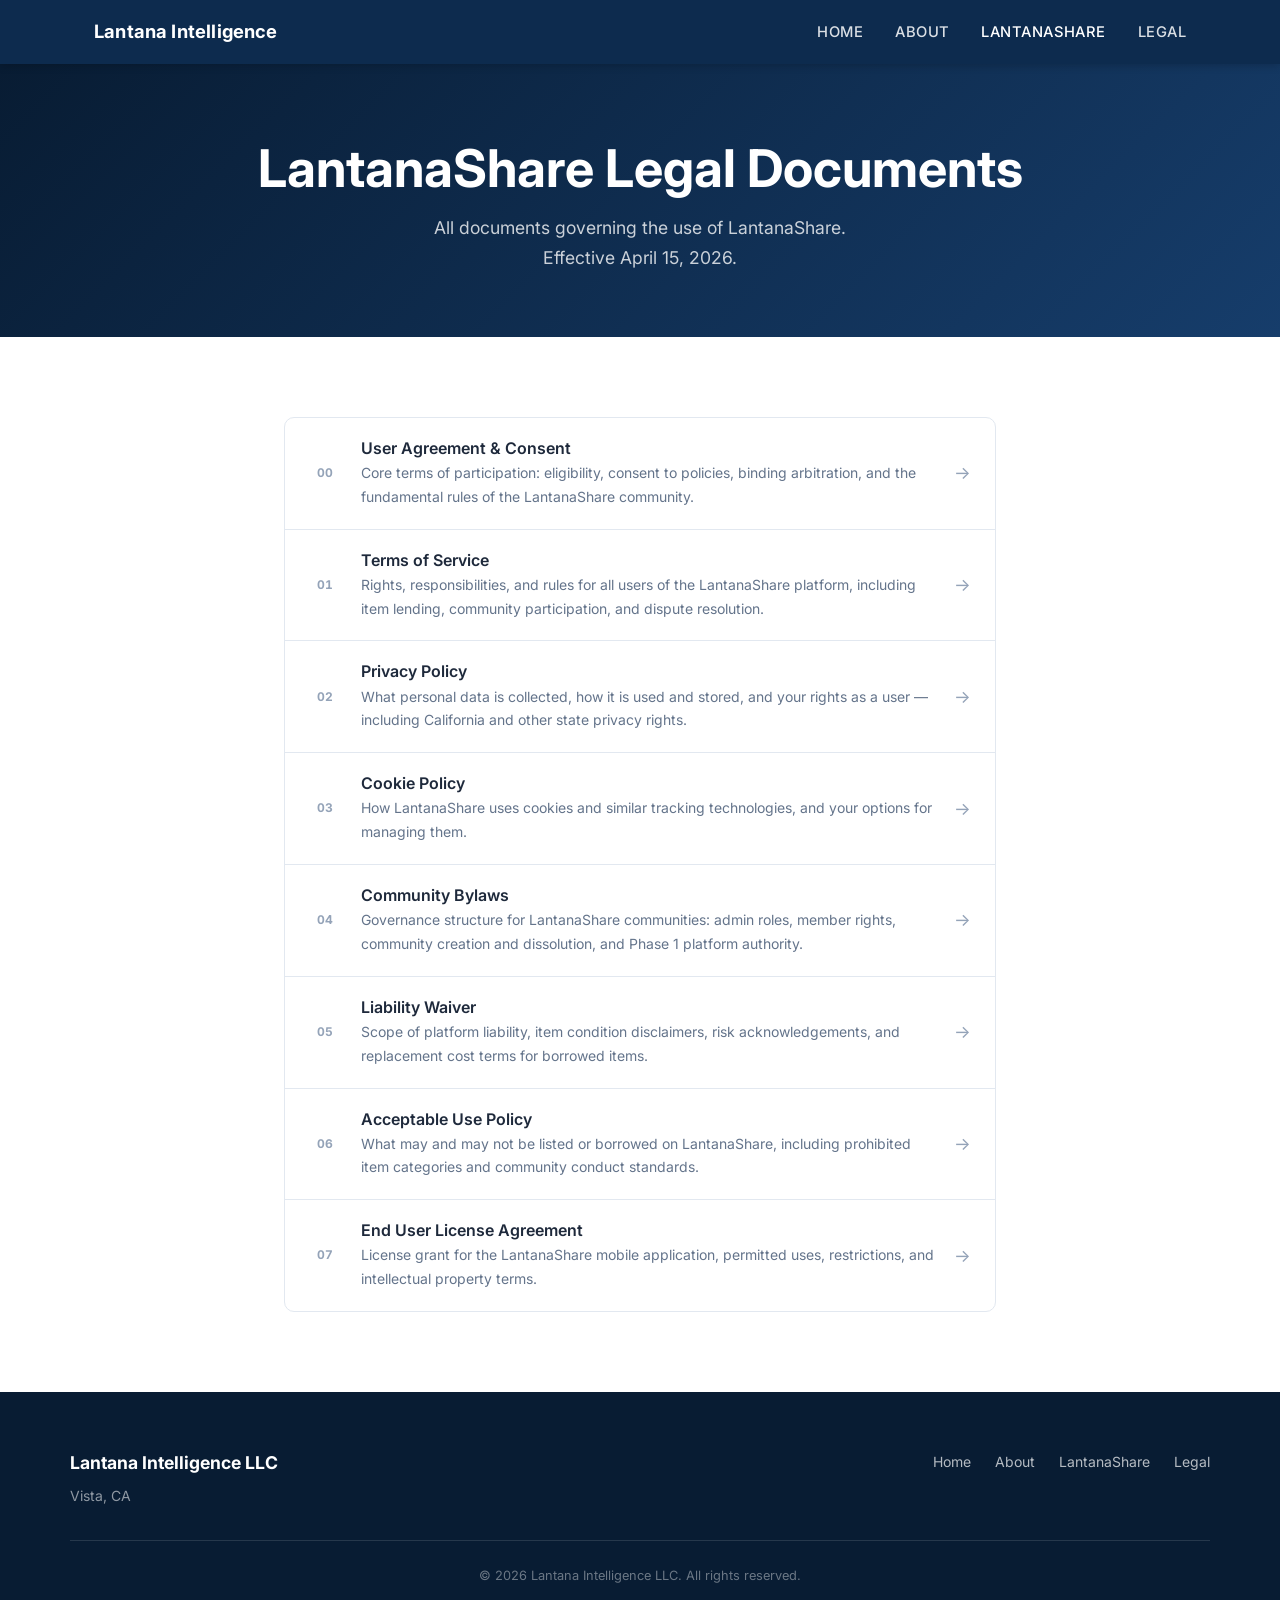
<file: docs/lantanashare/legal/index.html>
<!DOCTYPE html>
<html lang="en">
<head>
  <meta charset="UTF-8" />
  <meta name="viewport" content="width=device-width, initial-scale=1.0" />
  <title>Legal Documents — LantanaShare</title>
  <meta name="description" content="Legal documents governing the use of LantanaShare, including Terms of Service, Privacy Policy, Community Bylaws, and more." />
  <link rel="stylesheet" href="../../css/style.css" />
</head>
<body>

  <!-- ===== HEADER / NAV ===== -->
  <header class="site-header">
    <nav class="nav" aria-label="Main navigation">
      <a href="../../index.html" class="nav__brand">Lantana Intelligence</a>
      <button class="nav__toggle" aria-label="Toggle navigation" aria-expanded="false" onclick="this.setAttribute('aria-expanded', this.getAttribute('aria-expanded')==='true'?'false':'true'); document.getElementById('nav-links').classList.toggle('open');">
        <span></span><span></span><span></span>
      </button>
      <ul class="nav__links" id="nav-links" role="list">
        <li><a href="../../index.html">Home</a></li>
        <li><a href="../../about.html">About</a></li>
        <li><a href="../index.html" class="active">LantanaShare</a></li>
        <li><a href="../../legal.html">Legal</a></li>
      </ul>
    </nav>
  </header>

  <main>

    <!-- ===== PAGE HERO ===== -->
    <section class="page-hero" aria-label="Page header">
      <div class="container">
        <h1>LantanaShare Legal Documents</h1>
        <p>All documents governing the use of LantanaShare.</p>
        <p>Effective April 15, 2026.</p>
      </div>
    </section>

    <!-- ===== DOCUMENT LIST ===== -->
    <section class="section" aria-label="Legal documents">
      <div class="container" style="max-width: 760px;">

        <div class="legal-doc-list">

          <a href="view.html#00_user_agreement_and_consent.md" class="legal-doc-item">
            <div class="legal-doc-item__number">00</div>
            <div class="legal-doc-item__body">
              <h2>User Agreement &amp; Consent</h2>
              <p>Core terms of participation: eligibility, consent to policies, binding arbitration, and the fundamental rules of the LantanaShare community.</p>
            </div>
            <div class="legal-doc-item__arrow" aria-hidden="true">→</div>
          </a>

          <a href="view.html#01_terms_of_service.md" class="legal-doc-item">
            <div class="legal-doc-item__number">01</div>
            <div class="legal-doc-item__body">
              <h2>Terms of Service</h2>
              <p>Rights, responsibilities, and rules for all users of the LantanaShare platform, including item lending, community participation, and dispute resolution.</p>
            </div>
            <div class="legal-doc-item__arrow" aria-hidden="true">→</div>
          </a>

          <a href="view.html#02_privacy_policy.md" class="legal-doc-item">
            <div class="legal-doc-item__number">02</div>
            <div class="legal-doc-item__body">
              <h2>Privacy Policy</h2>
              <p>What personal data is collected, how it is used and stored, and your rights as a user — including California and other state privacy rights.</p>
            </div>
            <div class="legal-doc-item__arrow" aria-hidden="true">→</div>
          </a>

          <a href="view.html#03_cookie_policy.md" class="legal-doc-item">
            <div class="legal-doc-item__number">03</div>
            <div class="legal-doc-item__body">
              <h2>Cookie Policy</h2>
              <p>How LantanaShare uses cookies and similar tracking technologies, and your options for managing them.</p>
            </div>
            <div class="legal-doc-item__arrow" aria-hidden="true">→</div>
          </a>

          <a href="view.html#04_community_bylaws.md" class="legal-doc-item">
            <div class="legal-doc-item__number">04</div>
            <div class="legal-doc-item__body">
              <h2>Community Bylaws</h2>
              <p>Governance structure for LantanaShare communities: admin roles, member rights, community creation and dissolution, and Phase 1 platform authority.</p>
            </div>
            <div class="legal-doc-item__arrow" aria-hidden="true">→</div>
          </a>

          <a href="view.html#05_liability_waiver.md" class="legal-doc-item">
            <div class="legal-doc-item__number">05</div>
            <div class="legal-doc-item__body">
              <h2>Liability Waiver</h2>
              <p>Scope of platform liability, item condition disclaimers, risk acknowledgements, and replacement cost terms for borrowed items.</p>
            </div>
            <div class="legal-doc-item__arrow" aria-hidden="true">→</div>
          </a>

          <a href="view.html#06_acceptable_use_policy.md" class="legal-doc-item">
            <div class="legal-doc-item__number">06</div>
            <div class="legal-doc-item__body">
              <h2>Acceptable Use Policy</h2>
              <p>What may and may not be listed or borrowed on LantanaShare, including prohibited item categories and community conduct standards.</p>
            </div>
            <div class="legal-doc-item__arrow" aria-hidden="true">→</div>
          </a>

          <a href="view.html#07_eula.md" class="legal-doc-item">
            <div class="legal-doc-item__number">07</div>
            <div class="legal-doc-item__body">
              <h2>End User License Agreement</h2>
              <p>License grant for the LantanaShare mobile application, permitted uses, restrictions, and intellectual property terms.</p>
            </div>
            <div class="legal-doc-item__arrow" aria-hidden="true">→</div>
          </a>

        </div>

      </div>
    </section>

  </main>

  <!-- ===== FOOTER ===== -->
  <footer class="site-footer" aria-label="Site footer">
    <div class="footer__inner">
      <div>
        <p class="footer__brand">Lantana Intelligence LLC</p>
        <p class="footer__location">Vista, CA</p>
      </div>
      <nav aria-label="Footer navigation">
        <ul class="footer__nav" role="list">
          <li><a href="../../index.html">Home</a></li>
          <li><a href="../../about.html">About</a></li>
          <li><a href="../index.html">LantanaShare</a></li>
          <li><a href="../../legal.html">Legal</a></li>
        </ul>
      </nav>
    </div>
    <div class="footer__bottom">
      &copy; 2026 Lantana Intelligence LLC. All rights reserved.
    </div>
  </footer>

  <style>
    .legal-doc-list {
      display: flex;
      flex-direction: column;
      gap: 0;
      border: 1px solid #e2e8f0;
      border-radius: 10px;
      overflow: hidden;
    }
    .legal-doc-item {
      display: flex;
      align-items: center;
      gap: 1.25rem;
      padding: 1.25rem 1.5rem;
      text-decoration: none;
      color: inherit;
      border-bottom: 1px solid #e2e8f0;
      transition: background 0.15s;
    }
    .legal-doc-item:last-child { border-bottom: none; }
    .legal-doc-item:hover { background: #f8fafc; }
    .legal-doc-item__number {
      font-size: 0.75rem;
      font-weight: 700;
      color: #94a3b8;
      min-width: 2rem;
      text-align: center;
      font-variant-numeric: tabular-nums;
    }
    .legal-doc-item__body { flex: 1; }
    .legal-doc-item__body h2 {
      font-size: 1rem;
      font-weight: 600;
      margin: 0 0 0.2rem;
      color: #1e293b;
    }
    .legal-doc-item__body p {
      font-size: 0.875rem;
      color: #64748b;
      margin: 0;
    }
    .legal-doc-item__arrow {
      font-size: 1.1rem;
      color: #94a3b8;
      transition: transform 0.15s, color 0.15s;
    }
    .legal-doc-item:hover .legal-doc-item__arrow {
      transform: translateX(4px);
      color: #334155;
    }
  </style>

</body>
</html>
</file>
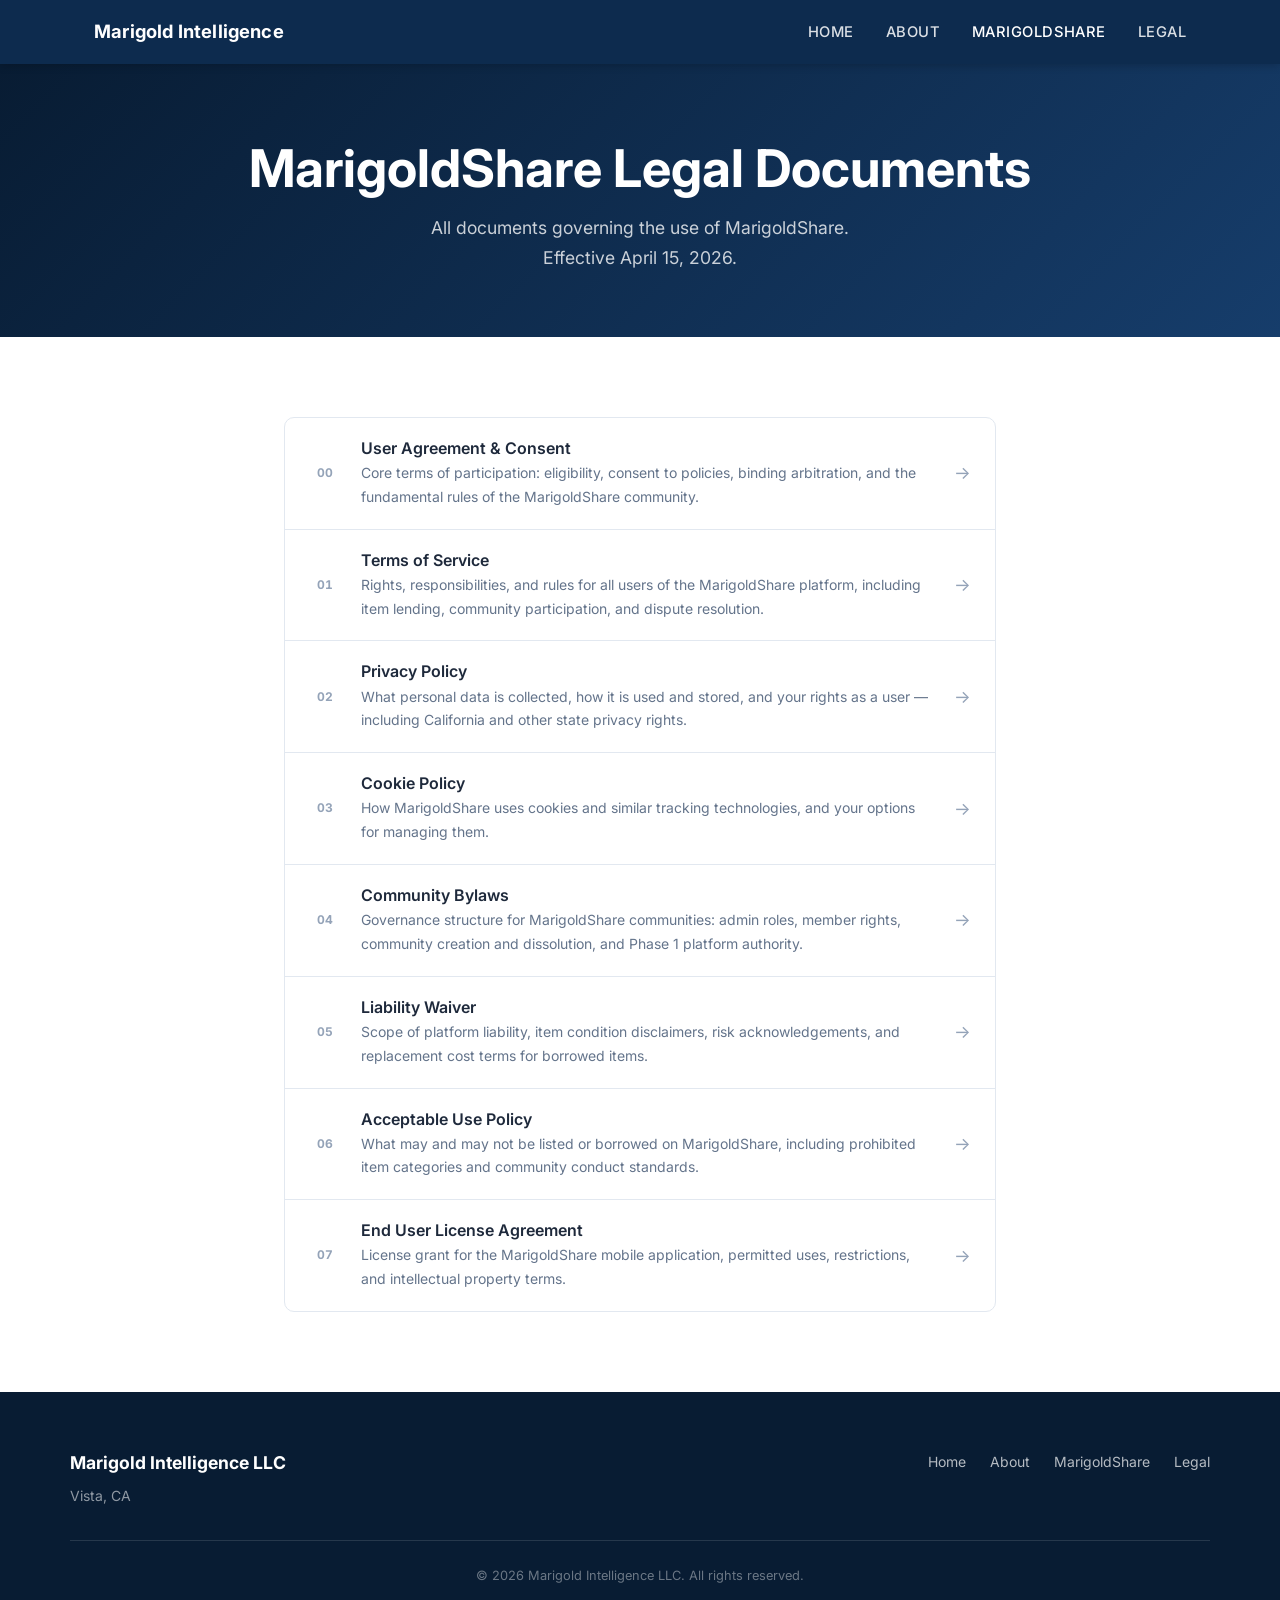
<file: docs/marigoldshare/legal/index.html>
<!DOCTYPE html>
<html lang="en">
<head>
  <meta charset="UTF-8" />
  <meta name="viewport" content="width=device-width, initial-scale=1.0" />
  <title>Legal Documents — MarigoldShare</title>
  <meta name="description" content="Legal documents governing the use of MarigoldShare, including Terms of Service, Privacy Policy, Community Bylaws, and more." />
  <link rel="stylesheet" href="../../css/style.css" />
</head>
<body>

  <!-- ===== HEADER / NAV ===== -->
  <header class="site-header">
    <nav class="nav" aria-label="Main navigation">
      <a href="../../index.html" class="nav__brand">Marigold Intelligence</a>
      <button class="nav__toggle" aria-label="Toggle navigation" aria-expanded="false" onclick="this.setAttribute('aria-expanded', this.getAttribute('aria-expanded')==='true'?'false':'true'); document.getElementById('nav-links').classList.toggle('open');">
        <span></span><span></span><span></span>
      </button>
      <ul class="nav__links" id="nav-links" role="list">
        <li><a href="../../index.html">Home</a></li>
        <li><a href="../../about.html">About</a></li>
        <li><a href="../index.html" class="active">MarigoldShare</a></li>
        <li><a href="../../legal.html">Legal</a></li>
      </ul>
    </nav>
  </header>

  <main>

    <!-- ===== PAGE HERO ===== -->
    <section class="page-hero" aria-label="Page header">
      <div class="container">
        <h1>MarigoldShare Legal Documents</h1>
        <p>All documents governing the use of MarigoldShare.</p>
        <p>Effective April 15, 2026.</p>
      </div>
    </section>

    <!-- ===== DOCUMENT LIST ===== -->
    <section class="section" aria-label="Legal documents">
      <div class="container" style="max-width: 760px;">

        <div class="legal-doc-list">

          <a href="view.html#00_user_agreement_and_consent.md" class="legal-doc-item">
            <div class="legal-doc-item__number">00</div>
            <div class="legal-doc-item__body">
              <h2>User Agreement &amp; Consent</h2>
              <p>Core terms of participation: eligibility, consent to policies, binding arbitration, and the fundamental rules of the MarigoldShare community.</p>
            </div>
            <div class="legal-doc-item__arrow" aria-hidden="true">→</div>
          </a>

          <a href="view.html#01_terms_of_service.md" class="legal-doc-item">
            <div class="legal-doc-item__number">01</div>
            <div class="legal-doc-item__body">
              <h2>Terms of Service</h2>
              <p>Rights, responsibilities, and rules for all users of the MarigoldShare platform, including item lending, community participation, and dispute resolution.</p>
            </div>
            <div class="legal-doc-item__arrow" aria-hidden="true">→</div>
          </a>

          <a href="view.html#02_privacy_policy.md" class="legal-doc-item">
            <div class="legal-doc-item__number">02</div>
            <div class="legal-doc-item__body">
              <h2>Privacy Policy</h2>
              <p>What personal data is collected, how it is used and stored, and your rights as a user — including California and other state privacy rights.</p>
            </div>
            <div class="legal-doc-item__arrow" aria-hidden="true">→</div>
          </a>

          <a href="view.html#03_cookie_policy.md" class="legal-doc-item">
            <div class="legal-doc-item__number">03</div>
            <div class="legal-doc-item__body">
              <h2>Cookie Policy</h2>
              <p>How MarigoldShare uses cookies and similar tracking technologies, and your options for managing them.</p>
            </div>
            <div class="legal-doc-item__arrow" aria-hidden="true">→</div>
          </a>

          <a href="view.html#04_community_bylaws.md" class="legal-doc-item">
            <div class="legal-doc-item__number">04</div>
            <div class="legal-doc-item__body">
              <h2>Community Bylaws</h2>
              <p>Governance structure for MarigoldShare communities: admin roles, member rights, community creation and dissolution, and Phase 1 platform authority.</p>
            </div>
            <div class="legal-doc-item__arrow" aria-hidden="true">→</div>
          </a>

          <a href="view.html#05_liability_waiver.md" class="legal-doc-item">
            <div class="legal-doc-item__number">05</div>
            <div class="legal-doc-item__body">
              <h2>Liability Waiver</h2>
              <p>Scope of platform liability, item condition disclaimers, risk acknowledgements, and replacement cost terms for borrowed items.</p>
            </div>
            <div class="legal-doc-item__arrow" aria-hidden="true">→</div>
          </a>

          <a href="view.html#06_acceptable_use_policy.md" class="legal-doc-item">
            <div class="legal-doc-item__number">06</div>
            <div class="legal-doc-item__body">
              <h2>Acceptable Use Policy</h2>
              <p>What may and may not be listed or borrowed on MarigoldShare, including prohibited item categories and community conduct standards.</p>
            </div>
            <div class="legal-doc-item__arrow" aria-hidden="true">→</div>
          </a>

          <a href="view.html#07_eula.md" class="legal-doc-item">
            <div class="legal-doc-item__number">07</div>
            <div class="legal-doc-item__body">
              <h2>End User License Agreement</h2>
              <p>License grant for the MarigoldShare mobile application, permitted uses, restrictions, and intellectual property terms.</p>
            </div>
            <div class="legal-doc-item__arrow" aria-hidden="true">→</div>
          </a>

        </div>

      </div>
    </section>

  </main>

  <!-- ===== FOOTER ===== -->
  <footer class="site-footer" aria-label="Site footer">
    <div class="footer__inner">
      <div>
        <p class="footer__brand">Marigold Intelligence LLC</p>
        <p class="footer__location">Vista, CA</p>
      </div>
      <nav aria-label="Footer navigation">
        <ul class="footer__nav" role="list">
          <li><a href="../../index.html">Home</a></li>
          <li><a href="../../about.html">About</a></li>
          <li><a href="../index.html">MarigoldShare</a></li>
          <li><a href="../../legal.html">Legal</a></li>
        </ul>
      </nav>
    </div>
    <div class="footer__bottom">
      &copy; 2026 Marigold Intelligence LLC. All rights reserved.
    </div>
  </footer>

  <style>
    .legal-doc-list {
      display: flex;
      flex-direction: column;
      gap: 0;
      border: 1px solid #e2e8f0;
      border-radius: 10px;
      overflow: hidden;
    }
    .legal-doc-item {
      display: flex;
      align-items: center;
      gap: 1.25rem;
      padding: 1.25rem 1.5rem;
      text-decoration: none;
      color: inherit;
      border-bottom: 1px solid #e2e8f0;
      transition: background 0.15s;
    }
    .legal-doc-item:last-child { border-bottom: none; }
    .legal-doc-item:hover { background: #f8fafc; }
    .legal-doc-item__number {
      font-size: 0.75rem;
      font-weight: 700;
      color: #94a3b8;
      min-width: 2rem;
      text-align: center;
      font-variant-numeric: tabular-nums;
    }
    .legal-doc-item__body { flex: 1; }
    .legal-doc-item__body h2 {
      font-size: 1rem;
      font-weight: 600;
      margin: 0 0 0.2rem;
      color: #1e293b;
    }
    .legal-doc-item__body p {
      font-size: 0.875rem;
      color: #64748b;
      margin: 0;
    }
    .legal-doc-item__arrow {
      font-size: 1.1rem;
      color: #94a3b8;
      transition: transform 0.15s, color 0.15s;
    }
    .legal-doc-item:hover .legal-doc-item__arrow {
      transform: translateX(4px);
      color: #334155;
    }
  </style>

</body>
</html>
</file>
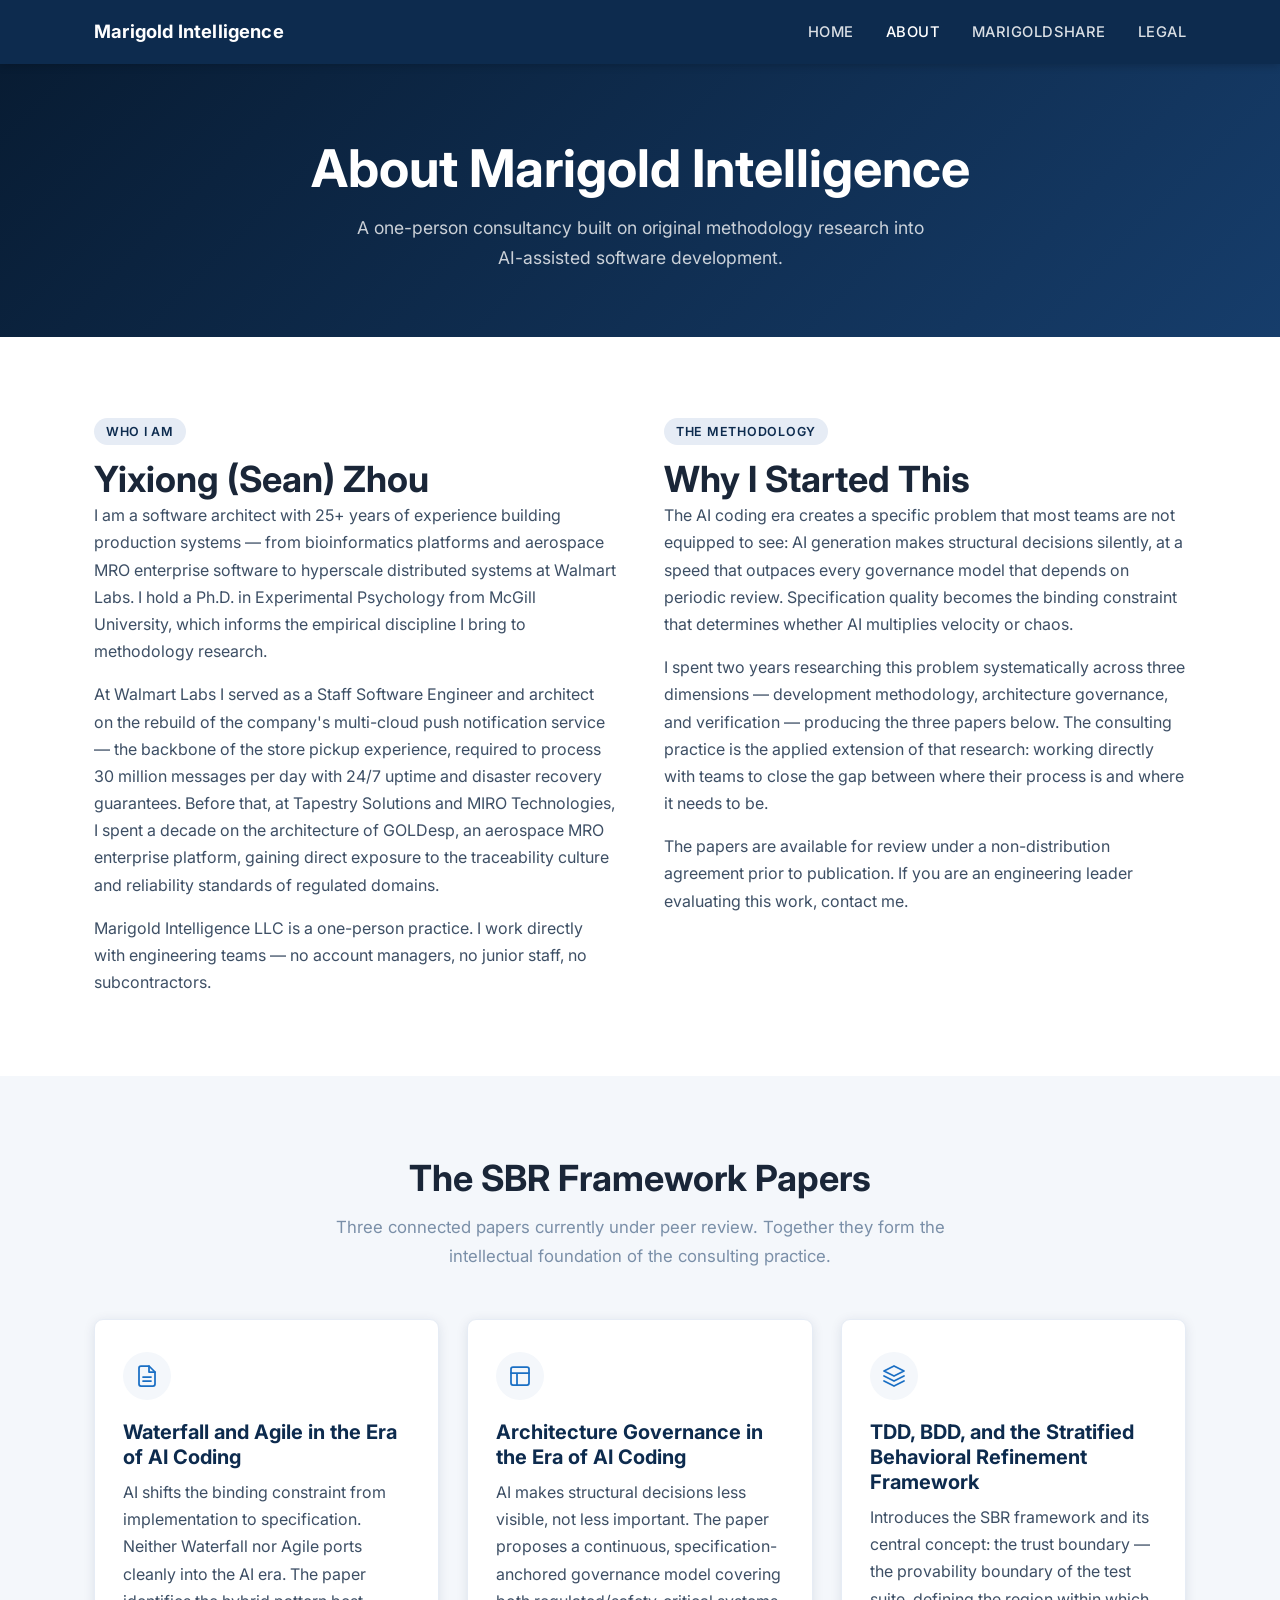
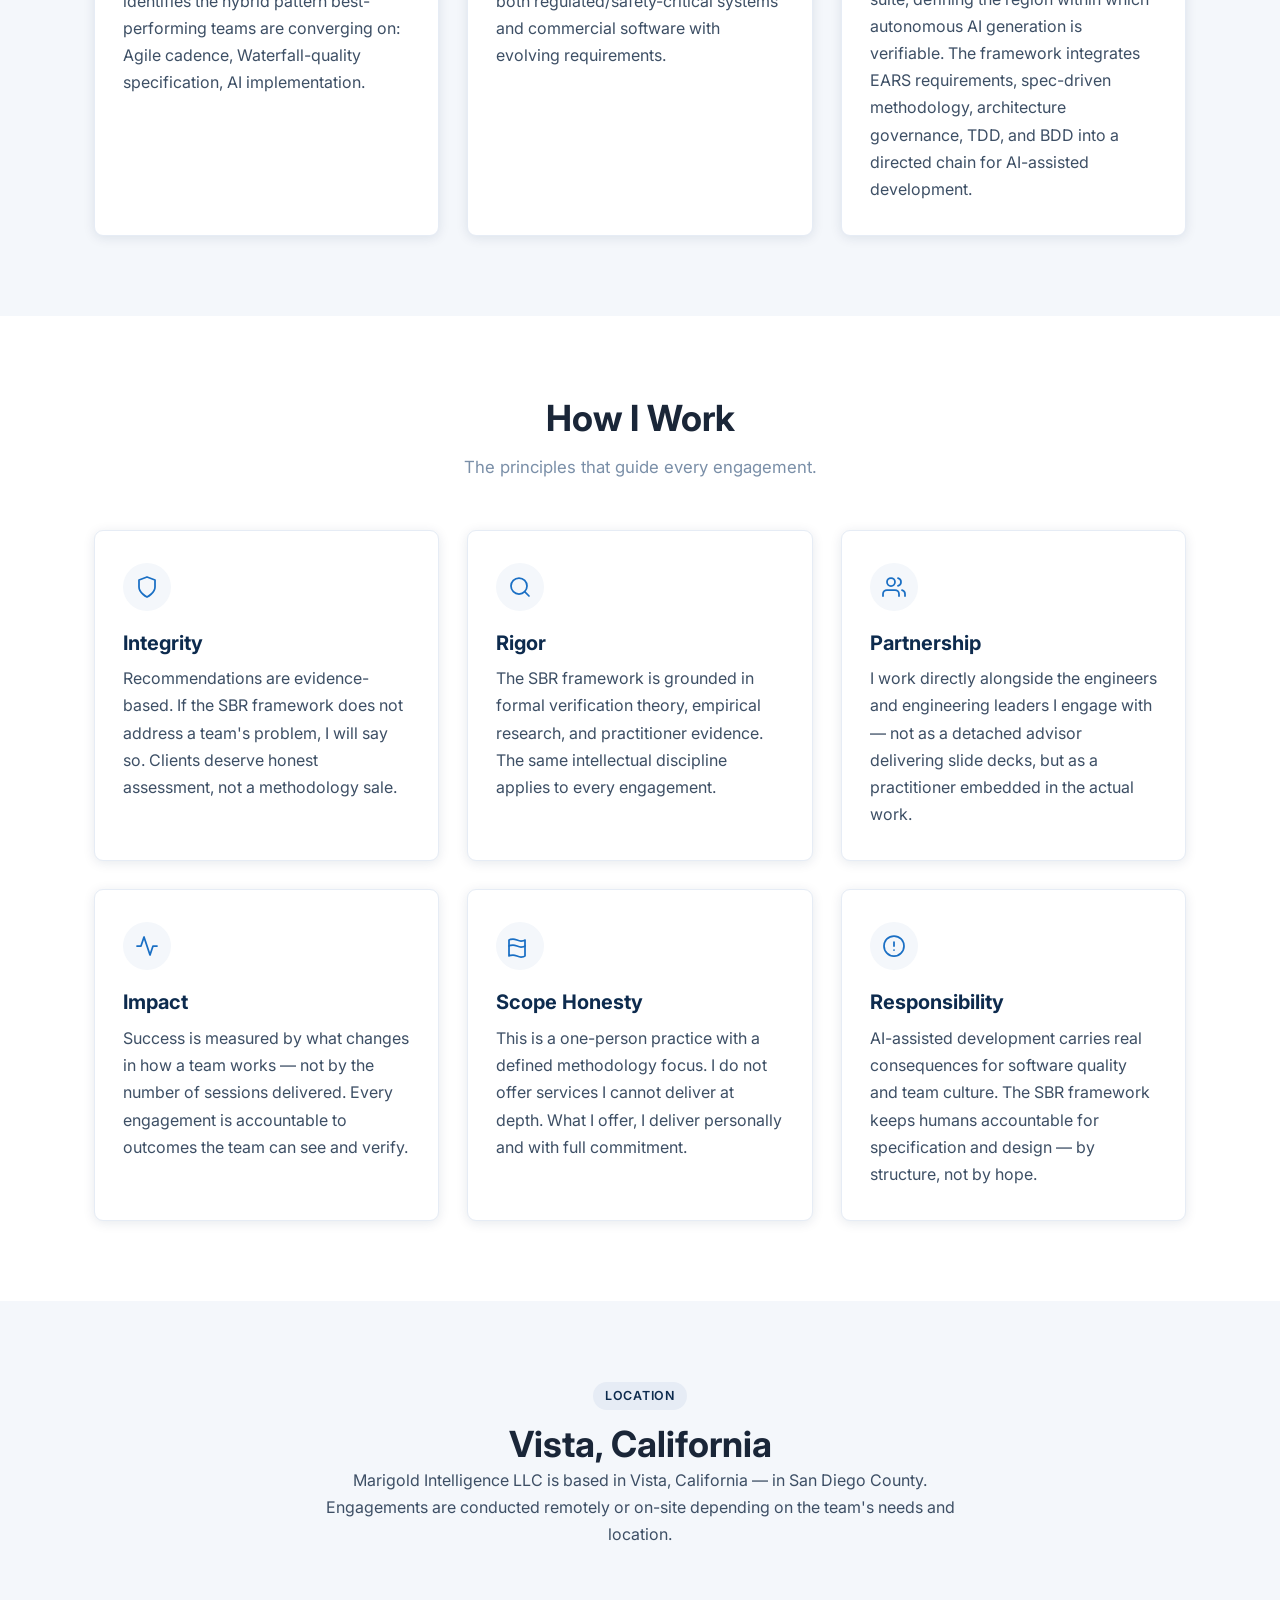
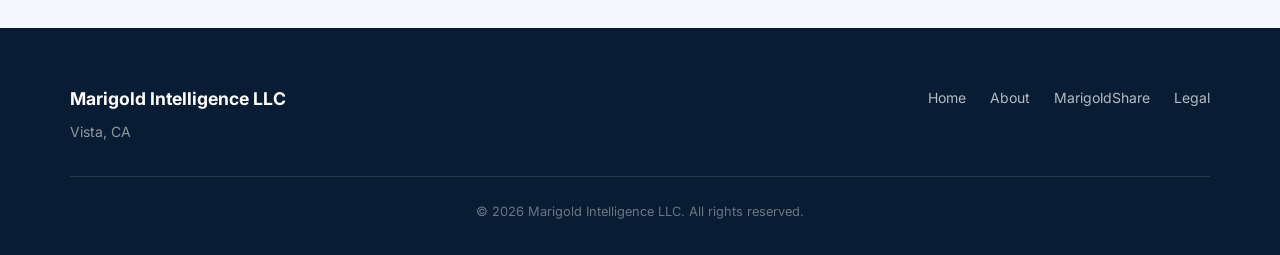
<file: docs/about.html>
<!DOCTYPE html>
<html lang="en">
<head>
  <meta charset="UTF-8" />
  <meta name="viewport" content="width=device-width, initial-scale=1.0" />
  <title>About — Marigold Intelligence LLC</title>
  <meta name="description" content="Marigold Intelligence LLC is a one-person AI coding methodology consultancy founded by Yixiong (Sean) Zhou — software architect, SBR framework author, and 25-year engineering practitioner." />
  <link rel="stylesheet" href="css/style.css" />
</head>
<body>

  <!-- ===== HEADER / NAV ===== -->
  <header class="site-header">
    <nav class="nav" aria-label="Main navigation">
      <a href="index.html" class="nav__brand">Marigold Intelligence</a>
      <button class="nav__toggle" aria-label="Toggle navigation" aria-expanded="false" onclick="this.setAttribute('aria-expanded', this.getAttribute('aria-expanded')==='true'?'false':'true'); document.getElementById('nav-links').classList.toggle('open');">
        <span></span><span></span><span></span>
      </button>
      <ul class="nav__links" id="nav-links" role="list">
        <li><a href="index.html">Home</a></li>
        <li><a href="about.html" class="active">About</a></li>
        <li><a href="marigoldshare/index.html">MarigoldShare</a></li>
        <li><a href="legal.html">Legal</a></li>
      </ul>
    </nav>
  </header>

  <main>

    <!-- ===== PAGE HERO ===== -->
    <section class="page-hero" aria-label="Page header">
      <div class="container">
        <h1>About Marigold Intelligence</h1>
        <p>A one-person consultancy built on original methodology research into AI-assisted software development.</p>
      </div>
    </section>

    <!-- ===== FOUNDER ===== -->
    <section class="section" aria-label="Founder background">
      <div class="container">
        <div class="two-col">
          <div>
            <span class="badge">Who I Am</span>
            <h2>Yixiong (Sean) Zhou</h2>
            <p>
              I am a software architect with 25+ years of experience building production
              systems — from bioinformatics platforms and aerospace MRO enterprise software
              to hyperscale distributed systems at Walmart Labs. I hold a Ph.D. in
              Experimental Psychology from McGill University, which informs the empirical
              discipline I bring to methodology research.
            </p>
            <p>
              At Walmart Labs I served as a Staff Software Engineer and architect on the
              rebuild of the company's multi-cloud push notification service — the backbone
              of the store pickup experience, required to process 30 million messages per
              day with 24/7 uptime and disaster recovery guarantees. Before that, at
              Tapestry Solutions and MIRO Technologies, I spent a decade on the architecture
              of GOLDesp, an aerospace MRO enterprise platform, gaining direct exposure to
              the traceability culture and reliability standards of regulated domains.
            </p>
            <p>
              Marigold Intelligence LLC is a one-person practice. I work directly with
              engineering teams — no account managers, no junior staff, no subcontractors.
            </p>
          </div>
          <div>
            <span class="badge">The Methodology</span>
            <h2>Why I Started This</h2>
            <p>
              The AI coding era creates a specific problem that most teams are not
              equipped to see: AI generation makes structural decisions silently, at a
              speed that outpaces every governance model that depends on periodic review.
              Specification quality becomes the binding constraint that determines
              whether AI multiplies velocity or chaos.
            </p>
            <p>
              I spent two years researching this problem systematically across three
              dimensions — development methodology, architecture governance, and
              verification — producing the three papers below. The consulting practice
              is the applied extension of that research: working directly with teams
              to close the gap between where their process is and where it needs to be.
            </p>
            <p>
              The papers are available for review under a non-distribution agreement
              prior to publication. If you are an engineering leader evaluating this
              work, contact me.
            </p>
          </div>
        </div>
      </div>
    </section>

    <!-- ===== PAPERS ===== -->
    <section class="section section--alt" aria-label="Research papers">
      <div class="container">
        <div class="section__header">
          <h2>The SBR Framework Papers</h2>
          <p>Three connected papers currently under peer review. Together they form the intellectual foundation of the consulting practice.</p>
        </div>
        <div class="cards">

          <article class="card">
            <div class="card__icon">
              <svg viewBox="0 0 24 24" aria-hidden="true"><path d="M14 2H6a2 2 0 0 0-2 2v16a2 2 0 0 0 2 2h12a2 2 0 0 0 2-2V8z"/><polyline points="14 2 14 8 20 8"/><line x1="16" y1="13" x2="8" y2="13"/><line x1="16" y1="17" x2="8" y2="17"/></svg>
            </div>
            <h3>Waterfall and Agile in the Era of AI Coding</h3>
            <p>AI shifts the binding constraint from implementation to specification. Neither Waterfall nor Agile ports cleanly into the AI era. The paper identifies the hybrid pattern best-performing teams are converging on: Agile cadence, Waterfall-quality specification, AI implementation.</p>
          </article>

          <article class="card">
            <div class="card__icon">
              <svg viewBox="0 0 24 24" aria-hidden="true"><rect x="3" y="3" width="18" height="18" rx="2"/><path d="M3 9h18M9 21V9"/></svg>
            </div>
            <h3>Architecture Governance in the Era of AI Coding</h3>
            <p>AI makes structural decisions less visible, not less important. The paper proposes a continuous, specification-anchored governance model covering both regulated/safety-critical systems and commercial software with evolving requirements.</p>
          </article>

          <article class="card">
            <div class="card__icon">
              <svg viewBox="0 0 24 24" aria-hidden="true"><path d="M12 2L2 7l10 5 10-5-10-5zM2 17l10 5 10-5M2 12l10 5 10-5"/></svg>
            </div>
            <h3>TDD, BDD, and the Stratified Behavioral Refinement Framework</h3>
            <p>Introduces the SBR framework and its central concept: the trust boundary — the provability boundary of the test suite, defining the region within which autonomous AI generation is verifiable. The framework integrates EARS requirements, spec-driven methodology, architecture governance, TDD, and BDD into a directed chain for AI-assisted development.</p>
          </article>

        </div>
      </div>
    </section>

    <!-- ===== CORE VALUES ===== -->
    <section class="section" aria-label="Core values">
      <div class="container">
        <div class="section__header">
          <h2>How I Work</h2>
          <p>The principles that guide every engagement.</p>
        </div>
        <div class="cards">

          <article class="card">
            <div class="card__icon">
              <svg viewBox="0 0 24 24" aria-hidden="true"><path d="M12 22s8-4 8-10V5l-8-3-8 3v7c0 6 8 10 8 10z"/></svg>
            </div>
            <h3>Integrity</h3>
            <p>Recommendations are evidence-based. If the SBR framework does not address a team's problem, I will say so. Clients deserve honest assessment, not a methodology sale.</p>
          </article>

          <article class="card">
            <div class="card__icon">
              <svg viewBox="0 0 24 24" aria-hidden="true"><circle cx="11" cy="11" r="8"/><path d="M21 21l-4.35-4.35"/></svg>
            </div>
            <h3>Rigor</h3>
            <p>The SBR framework is grounded in formal verification theory, empirical research, and practitioner evidence. The same intellectual discipline applies to every engagement.</p>
          </article>

          <article class="card">
            <div class="card__icon">
              <svg viewBox="0 0 24 24" aria-hidden="true"><path d="M17 21v-2a4 4 0 0 0-4-4H5a4 4 0 0 0-4 4v2"/><circle cx="9" cy="7" r="4"/><path d="M23 21v-2a4 4 0 0 0-3-3.87M16 3.13a4 4 0 0 1 0 7.75"/></svg>
            </div>
            <h3>Partnership</h3>
            <p>I work directly alongside the engineers and engineering leaders I engage with — not as a detached advisor delivering slide decks, but as a practitioner embedded in the actual work.</p>
          </article>

          <article class="card">
            <div class="card__icon">
              <svg viewBox="0 0 24 24" aria-hidden="true"><polyline points="22 12 18 12 15 21 9 3 6 12 2 12"/></svg>
            </div>
            <h3>Impact</h3>
            <p>Success is measured by what changes in how a team works — not by the number of sessions delivered. Every engagement is accountable to outcomes the team can see and verify.</p>
          </article>

          <article class="card">
            <div class="card__icon">
              <svg viewBox="0 0 24 24" aria-hidden="true"><path d="M1 6s1-1 4-1 5 2 8 2 4-1 4-1V22s-1 1-4 1-5-2-8-2-4 1-4 1V6z"/><path d="M1 12s1-1 4-1 5 2 8 2 4-1 4-1"/></svg>
            </div>
            <h3>Scope Honesty</h3>
            <p>This is a one-person practice with a defined methodology focus. I do not offer services I cannot deliver at depth. What I offer, I deliver personally and with full commitment.</p>
          </article>

          <article class="card">
            <div class="card__icon">
              <svg viewBox="0 0 24 24" aria-hidden="true"><path d="M12 2a10 10 0 1 0 0 20A10 10 0 0 0 12 2z"/><path d="M12 8v4M12 16h.01"/></svg>
            </div>
            <h3>Responsibility</h3>
            <p>AI-assisted development carries real consequences for software quality and team culture. The SBR framework keeps humans accountable for specification and design — by structure, not by hope.</p>
          </article>

        </div>
      </div>
    </section>

    <!-- ===== LOCATION ===== -->
    <section class="section section--alt" aria-label="Location">
      <div class="container" style="text-align:center; max-width: 680px;">
        <span class="badge">Location</span>
        <h2>Vista, California</h2>
        <p>
          Marigold Intelligence LLC is based in Vista, California — in San Diego County.
          Engagements are conducted remotely or on-site depending on the team's needs
          and location.
        </p>
      </div>
    </section>

  </main>

  <!-- ===== FOOTER ===== -->
  <footer class="site-footer" aria-label="Site footer">
    <div class="footer__inner">
      <div>
        <p class="footer__brand">Marigold Intelligence LLC</p>
        <p class="footer__location">Vista, CA</p>
      </div>
      <nav aria-label="Footer navigation">
        <ul class="footer__nav" role="list">
          <li><a href="index.html">Home</a></li>
          <li><a href="about.html">About</a></li>
          <li><a href="marigoldshare/index.html">MarigoldShare</a></li>
          <li><a href="legal.html">Legal</a></li>
        </ul>
      </nav>
    </div>
    <div class="footer__bottom">
      &copy; 2026 Marigold Intelligence LLC. All rights reserved.
    </div>
  </footer>

</body>
</html>
</file>
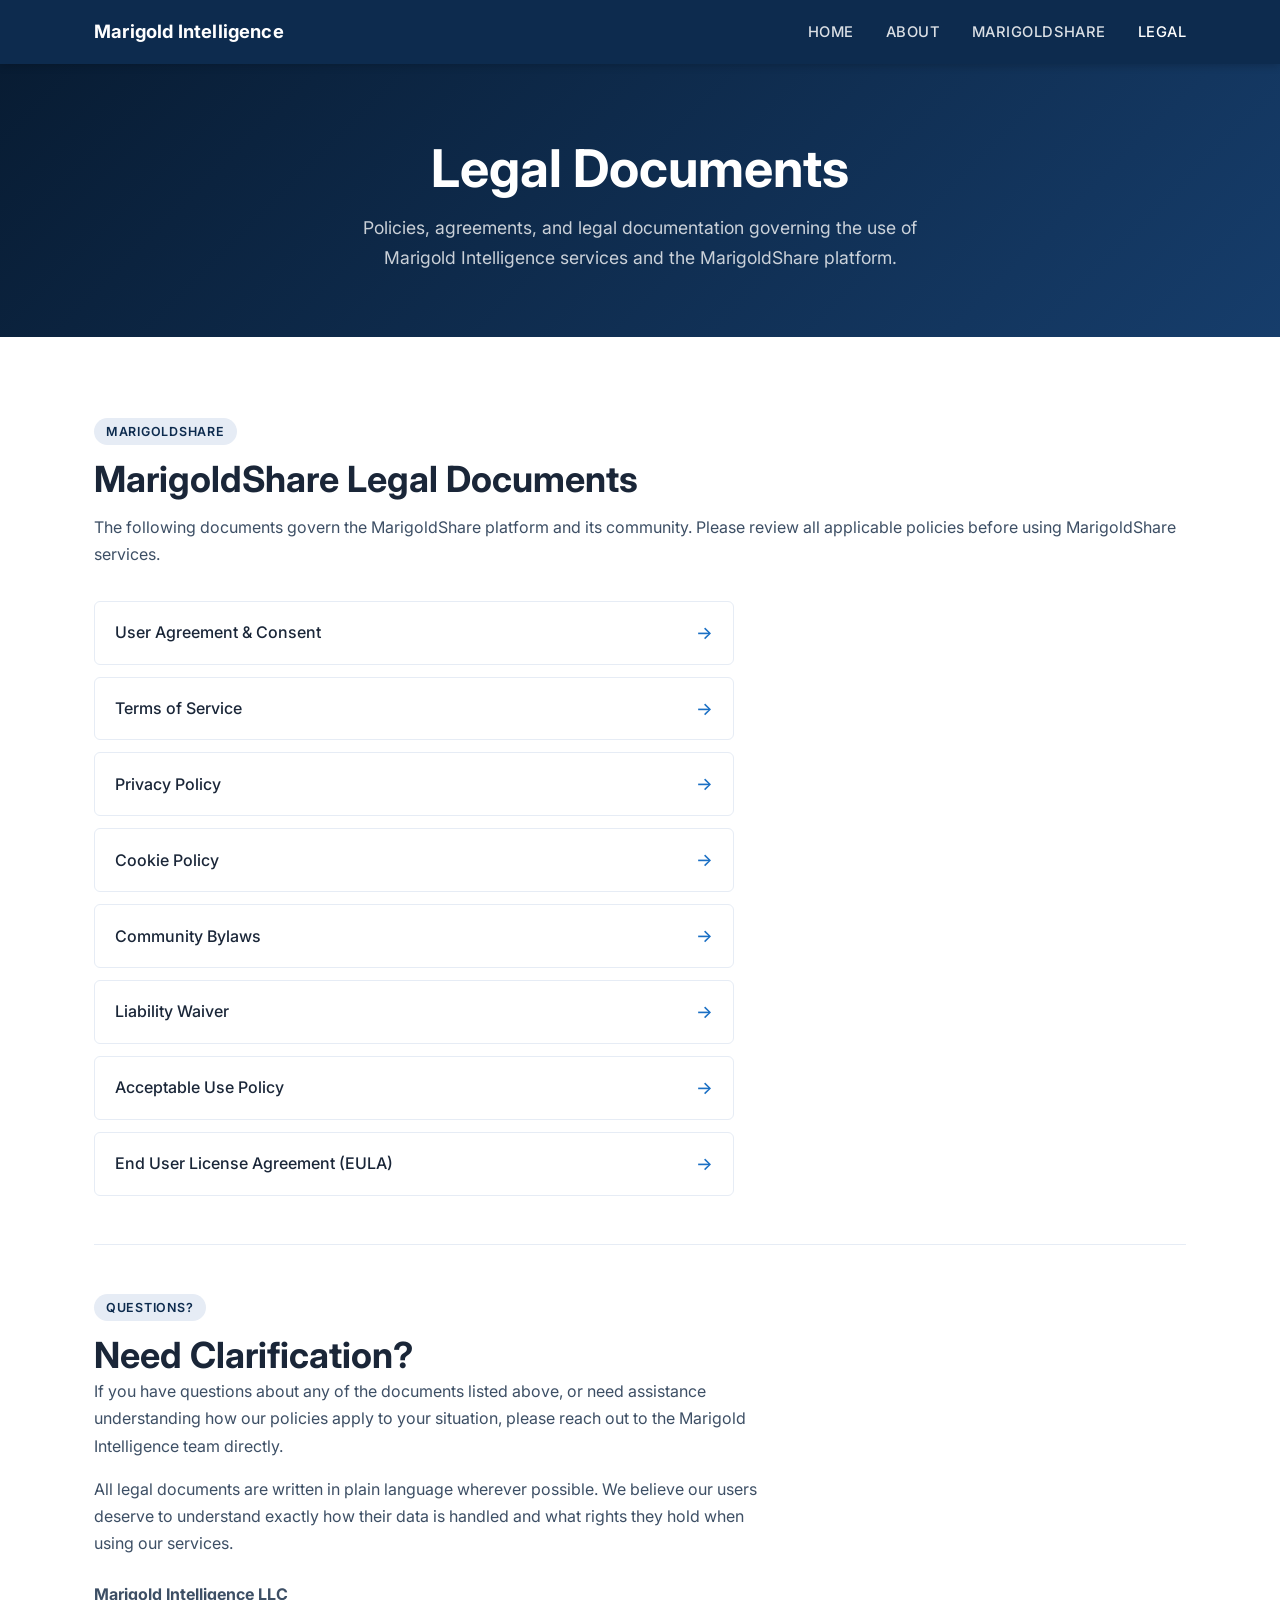
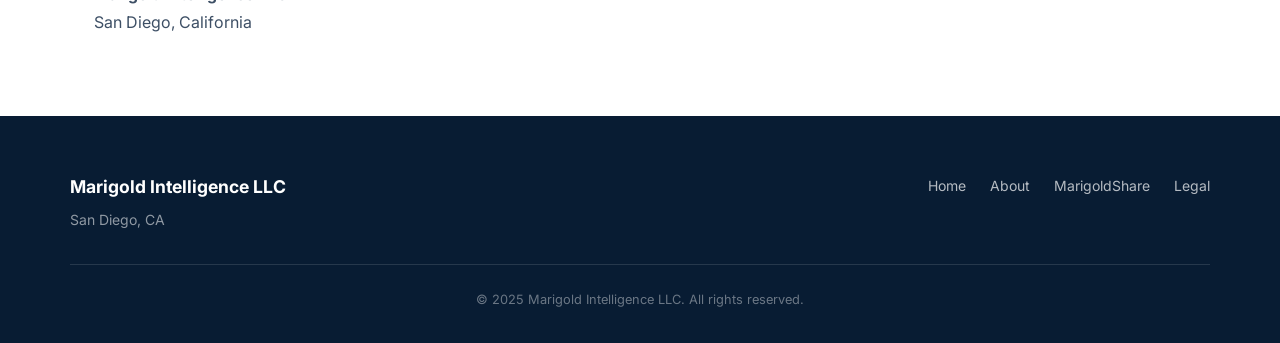
<file: docs/legal.html>
<!DOCTYPE html>
<html lang="en">
<head>
  <meta charset="UTF-8" />
  <meta name="viewport" content="width=device-width, initial-scale=1.0" />
  <title>Legal — Marigold Intelligence LLC</title>
  <meta name="description" content="Legal documents for Marigold Intelligence LLC and MarigoldShare, including Terms of Service, Privacy Policy, User Agreement, and more." />
  <link rel="stylesheet" href="css/style.css" />
</head>
<body>

  <!-- ===== HEADER / NAV ===== -->
  <header class="site-header">
    <nav class="nav" aria-label="Main navigation">
      <a href="index.html" class="nav__brand">Marigold Intelligence</a>
      <button class="nav__toggle" aria-label="Toggle navigation" aria-expanded="false" onclick="this.setAttribute('aria-expanded', this.getAttribute('aria-expanded')==='true'?'false':'true'); document.getElementById('nav-links').classList.toggle('open');">
        <span></span><span></span><span></span>
      </button>
      <ul class="nav__links" id="nav-links" role="list">
        <li><a href="index.html">Home</a></li>
        <li><a href="about.html">About</a></li>
        <li><a href="marigoldshare/index.html">MarigoldShare</a></li>
        <li><a href="legal.html" class="active">Legal</a></li>
      </ul>
    </nav>
  </header>

  <main>

    <!-- ===== PAGE HERO ===== -->
    <section class="page-hero" aria-label="Page header">
      <div class="container">
        <h1>Legal Documents</h1>
        <p>Policies, agreements, and legal documentation governing the use of Marigold Intelligence services and the MarigoldShare platform.</p>
      </div>
    </section>

    <!-- ===== LEGAL DOCUMENTS ===== -->
    <section class="section" aria-label="Legal document list">
      <div class="container">

        <div class="section__header" style="text-align:left; margin-bottom:2rem;">
          <span class="badge">MarigoldShare</span>
          <h2>MarigoldShare Legal Documents</h2>
          <p style="max-width:none; color: var(--text-body); font-size:1rem; margin-top:0.5rem;">
            The following documents govern the MarigoldShare platform and its community. Please review all applicable policies before using MarigoldShare services.
          </p>
        </div>

        <ul class="legal-list" aria-label="MarigoldShare legal documents">
          <li>
            <a href="marigoldshare/legal/00_user_agreement_and_consent.md">
              User Agreement &amp; Consent
            </a>
          </li>
          <li>
            <a href="marigoldshare/legal/01_terms_of_service.md">
              Terms of Service
            </a>
          </li>
          <li>
            <a href="marigoldshare/legal/02_privacy_policy.md">
              Privacy Policy
            </a>
          </li>
          <li>
            <a href="marigoldshare/legal/03_cookie_policy.md">
              Cookie Policy
            </a>
          </li>
          <li>
            <a href="marigoldshare/legal/04_community_bylaws.md">
              Community Bylaws
            </a>
          </li>
          <li>
            <a href="marigoldshare/legal/05_liability_waiver.md">
              Liability Waiver
            </a>
          </li>
          <li>
            <a href="marigoldshare/legal/06_acceptable_use_policy.md">
              Acceptable Use Policy
            </a>
          </li>
          <li>
            <a href="marigoldshare/legal/07_eula.md">
              End User License Agreement (EULA)
            </a>
          </li>
        </ul>

        <hr class="divider" />

        <div style="max-width: 680px;">
          <span class="badge">Questions?</span>
          <h2>Need Clarification?</h2>
          <p>
            If you have questions about any of the documents listed above, or need
            assistance understanding how our policies apply to your situation, please
            reach out to the Marigold Intelligence team directly.
          </p>
          <p>
            All legal documents are written in plain language wherever possible. We believe
            our users deserve to understand exactly how their data is handled and what
            rights they hold when using our services.
          </p>
          <p style="margin-top:1.5rem;">
            <strong>Marigold Intelligence LLC</strong><br />
            San Diego, California<br />
          </p>
        </div>

      </div>
    </section>

  </main>

  <!-- ===== FOOTER ===== -->
  <footer class="site-footer" aria-label="Site footer">
    <div class="footer__inner">
      <div>
        <p class="footer__brand">Marigold Intelligence LLC</p>
        <p class="footer__location">San Diego, CA</p>
      </div>
      <nav aria-label="Footer navigation">
        <ul class="footer__nav" role="list">
          <li><a href="index.html">Home</a></li>
          <li><a href="about.html">About</a></li>
          <li><a href="marigoldshare/index.html">MarigoldShare</a></li>
          <li><a href="legal.html">Legal</a></li>
        </ul>
      </nav>
    </div>
    <div class="footer__bottom">
      &copy; 2025 Marigold Intelligence LLC. All rights reserved.
    </div>
  </footer>

</body>
</html>
</file>
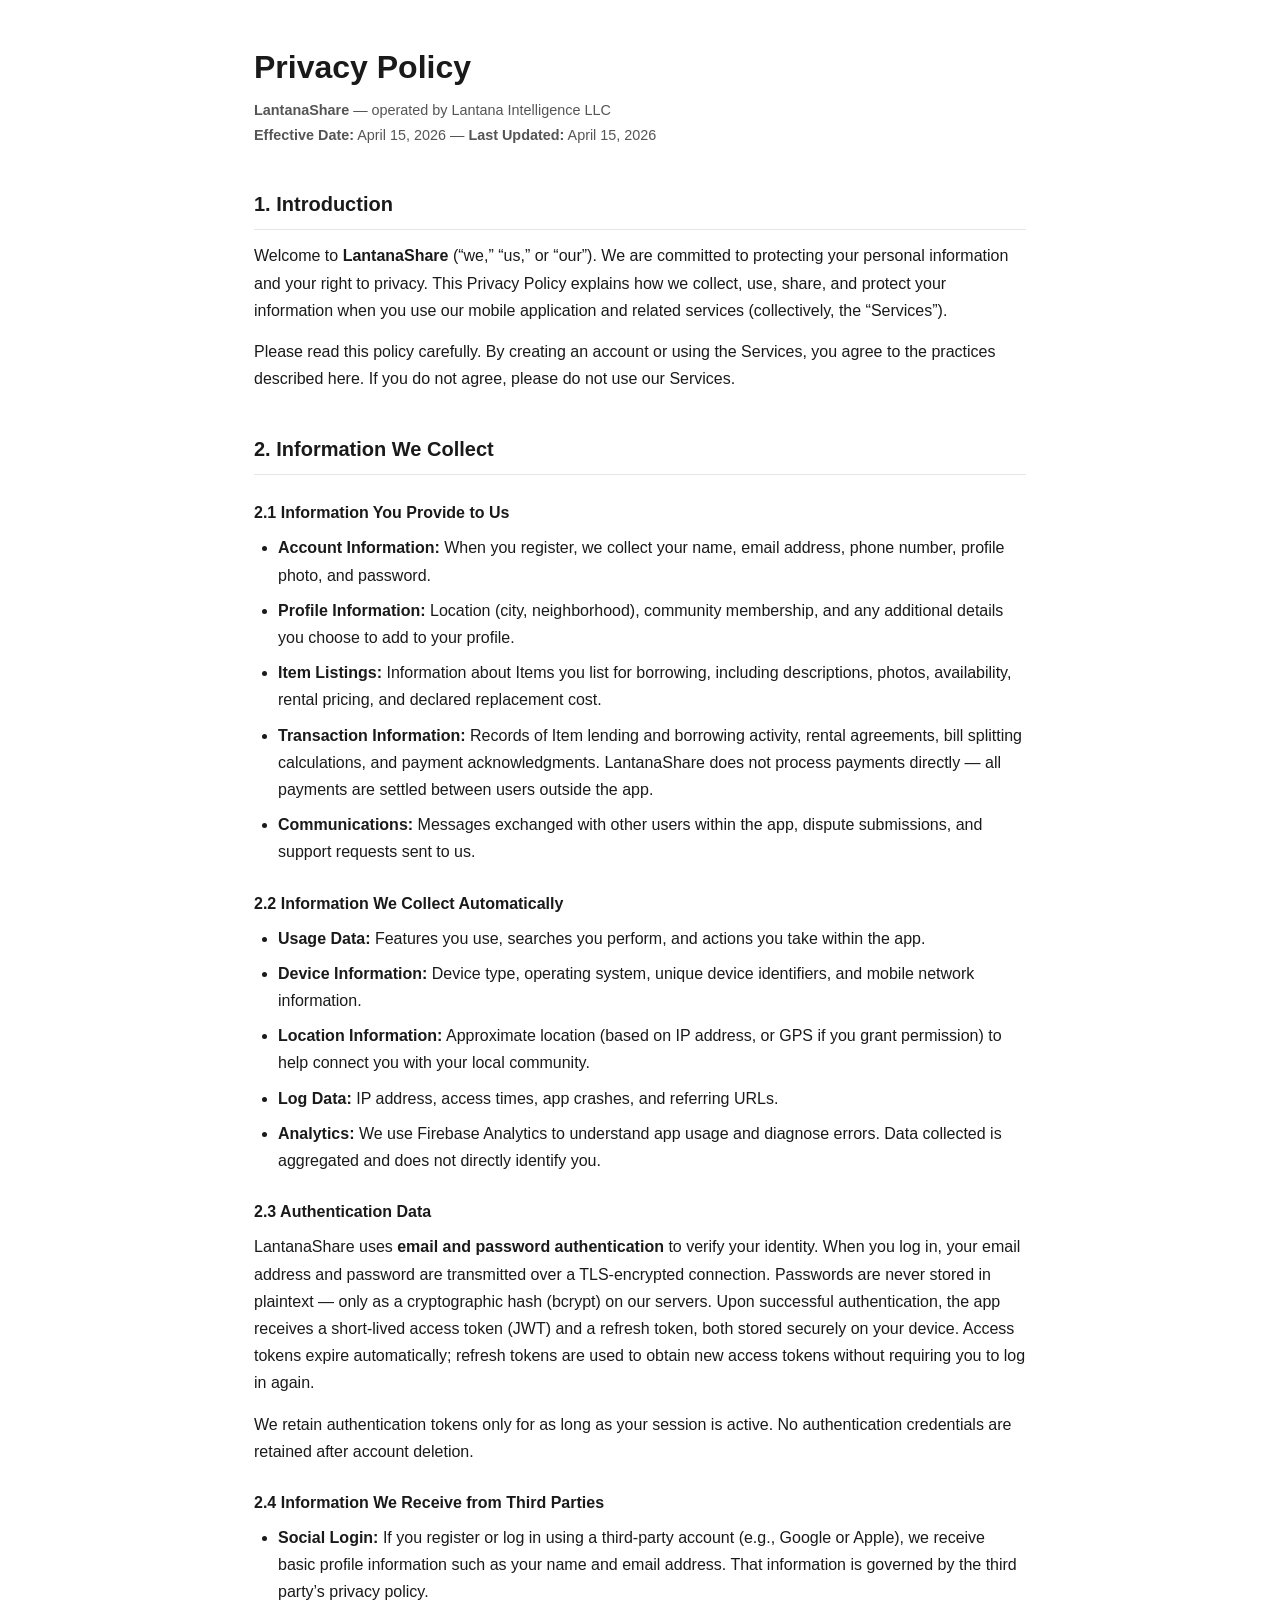
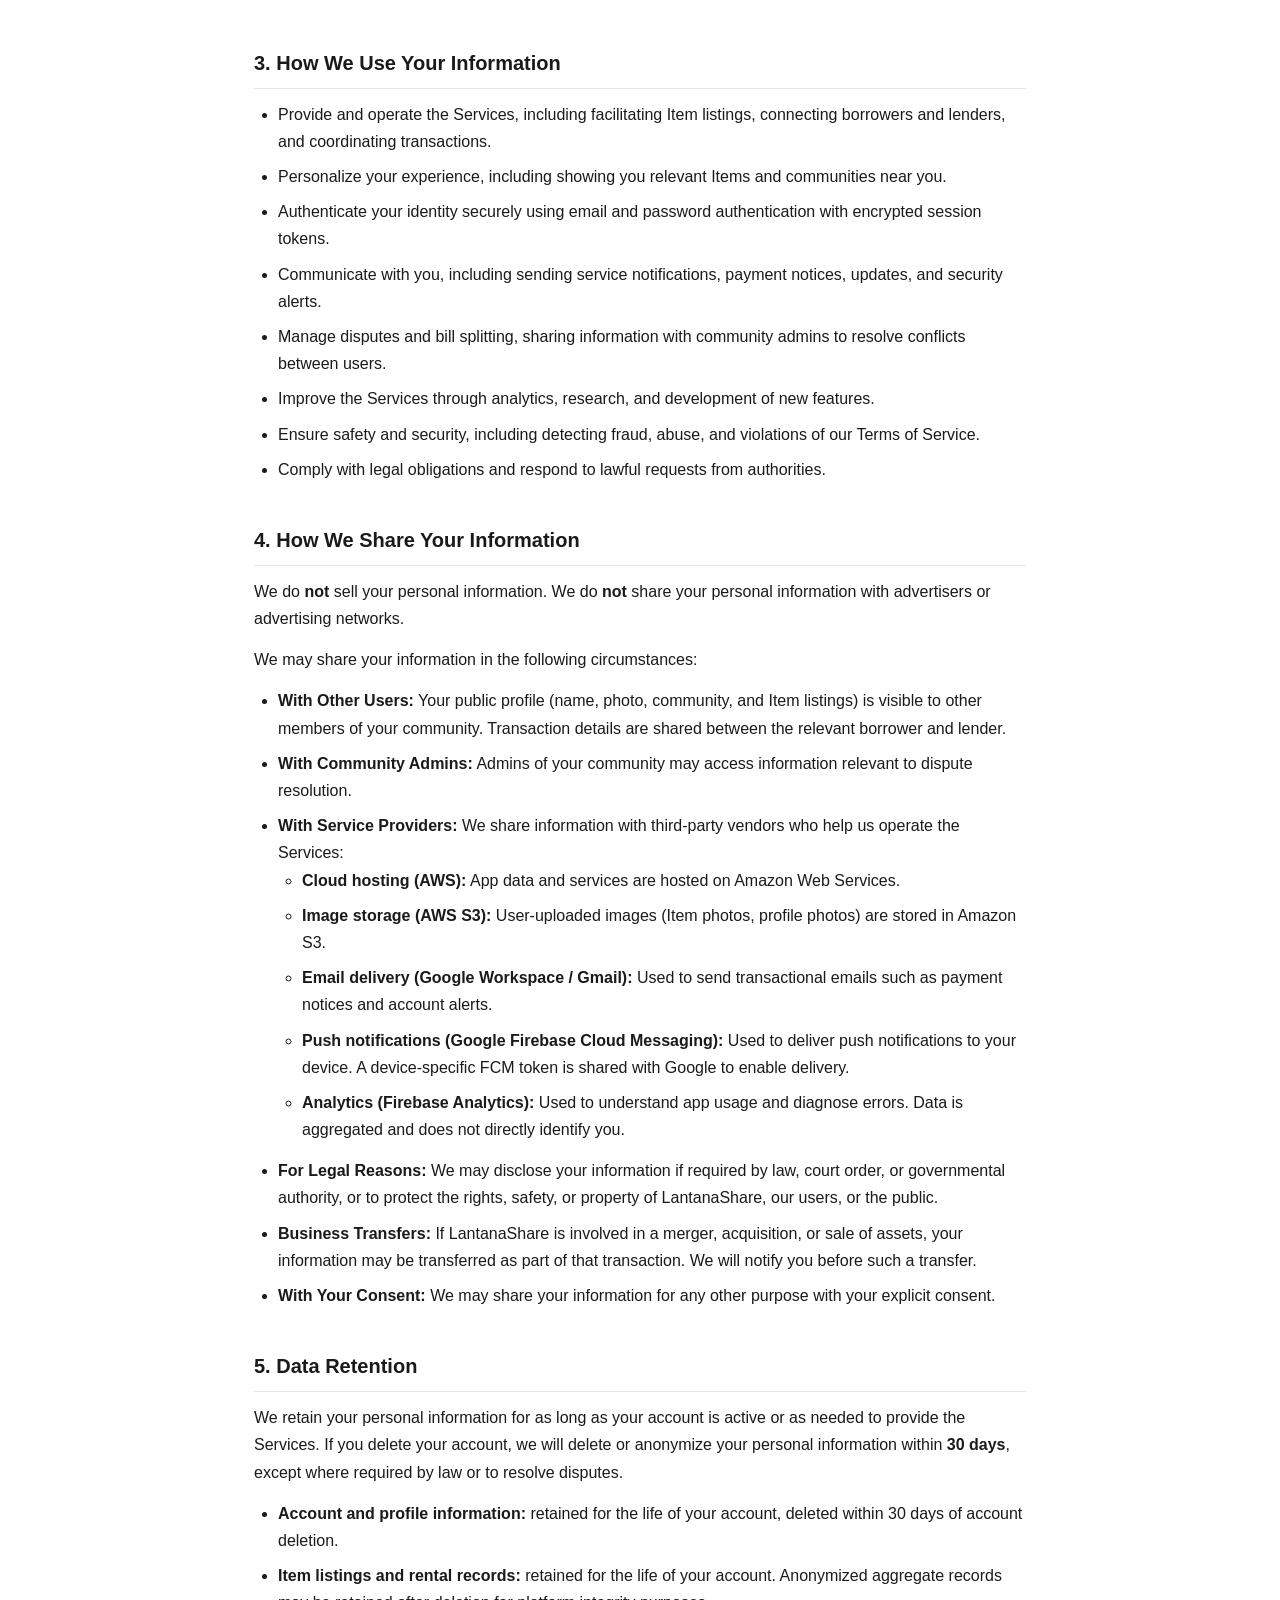
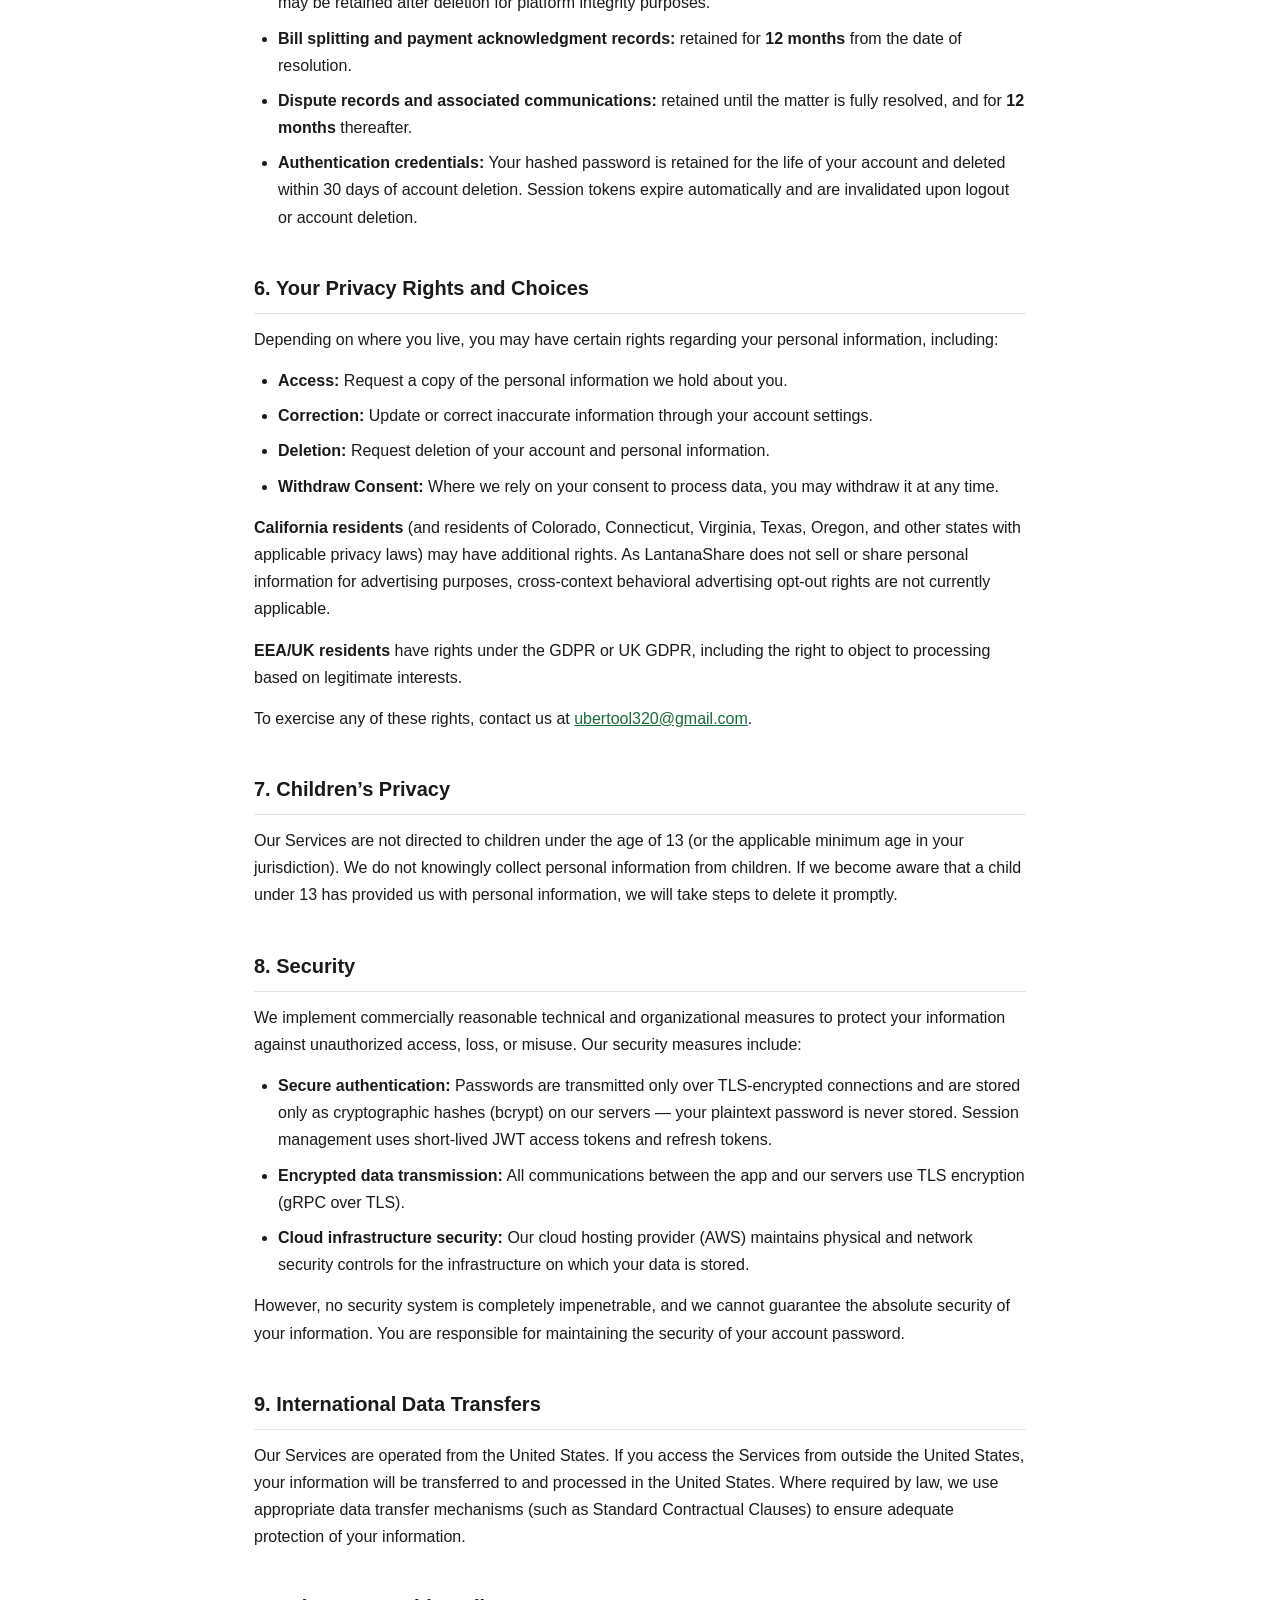
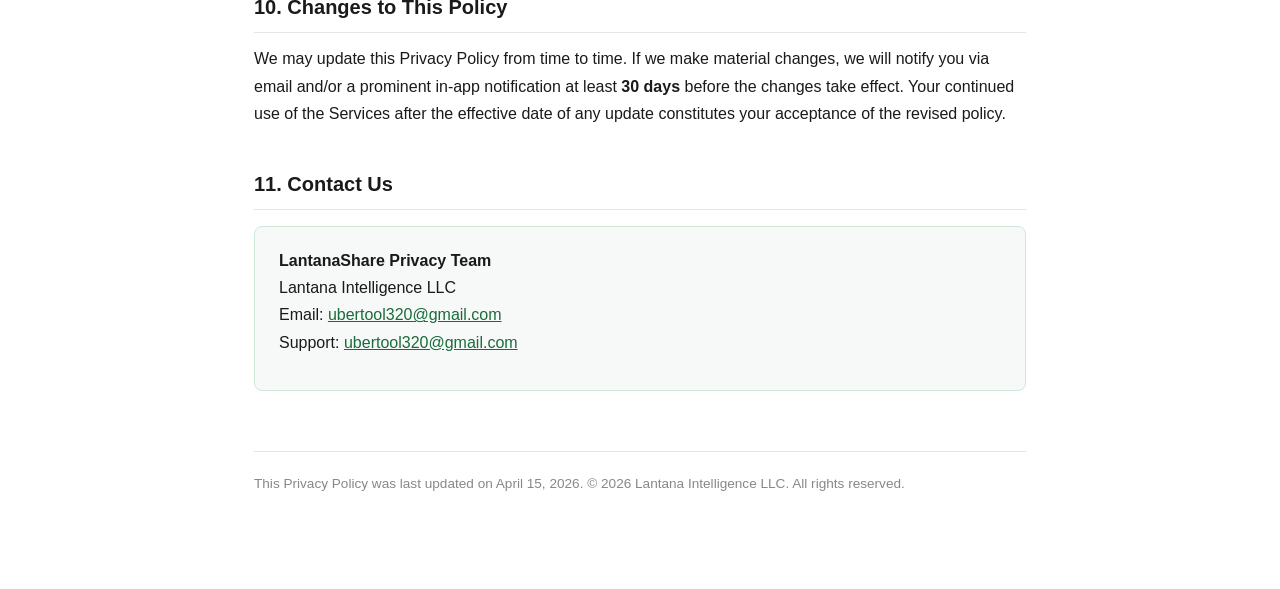
<file: docs/lantanashare/legal/privacy.html>
<!DOCTYPE html>
<html lang="en">
<head>
  <meta charset="UTF-8" />
  <meta name="viewport" content="width=device-width, initial-scale=1.0" />
  <title>Privacy Policy — LantanaShare</title>
  <style>
    *, *::before, *::after { box-sizing: border-box; margin: 0; padding: 0; }
    body {
      font-family: -apple-system, BlinkMacSystemFont, "Segoe UI", Roboto, Helvetica, Arial, sans-serif;
      font-size: 16px; line-height: 1.7; color: #1a1a1a;
      background: #fff; max-width: 820px; margin: 0 auto; padding: 40px 24px 80px;
    }
    h1 { font-size: 2rem; font-weight: 700; margin-bottom: 4px; }
    .meta { color: #555; font-size: 0.9rem; margin-bottom: 40px; }
    h2 { font-size: 1.25rem; font-weight: 700; margin: 40px 0 12px; border-bottom: 1px solid #e5e5e5; padding-bottom: 8px; }
    h3 { font-size: 1rem; font-weight: 600; margin: 24px 0 8px; }
    p { margin-bottom: 14px; }
    ul { margin: 0 0 14px 24px; }
    li { margin-bottom: 8px; }
    strong { font-weight: 600; }
    a { color: #1a6b3a; }
    .contact-box {
      background: #f6f9f7; border: 1px solid #d0e8d8; border-radius: 8px;
      padding: 20px 24px; margin-top: 16px;
    }
    footer { margin-top: 60px; font-size: 0.85rem; color: #888; border-top: 1px solid #e5e5e5; padding-top: 20px; }
  </style>
</head>
<body>

<h1>Privacy Policy</h1>
<p class="meta">
  <strong>LantanaShare</strong> &mdash; operated by Lantana Intelligence LLC<br>
  <strong>Effective Date:</strong> April 15, 2026 &mdash; <strong>Last Updated:</strong> April 15, 2026
</p>

<h2>1. Introduction</h2>
<p>Welcome to <strong>LantanaShare</strong> (&ldquo;we,&rdquo; &ldquo;us,&rdquo; or &ldquo;our&rdquo;). We are committed to protecting your personal information and your right to privacy. This Privacy Policy explains how we collect, use, share, and protect your information when you use our mobile application and related services (collectively, the &ldquo;Services&rdquo;).</p>
<p>Please read this policy carefully. By creating an account or using the Services, you agree to the practices described here. If you do not agree, please do not use our Services.</p>

<h2>2. Information We Collect</h2>

<h3>2.1 Information You Provide to Us</h3>
<ul>
  <li><strong>Account Information:</strong> When you register, we collect your name, email address, phone number, profile photo, and password.</li>
  <li><strong>Profile Information:</strong> Location (city, neighborhood), community membership, and any additional details you choose to add to your profile.</li>
  <li><strong>Item Listings:</strong> Information about Items you list for borrowing, including descriptions, photos, availability, rental pricing, and declared replacement cost.</li>
  <li><strong>Transaction Information:</strong> Records of Item lending and borrowing activity, rental agreements, bill splitting calculations, and payment acknowledgments. LantanaShare does not process payments directly &mdash; all payments are settled between users outside the app.</li>
  <li><strong>Communications:</strong> Messages exchanged with other users within the app, dispute submissions, and support requests sent to us.</li>
</ul>

<h3>2.2 Information We Collect Automatically</h3>
<ul>
  <li><strong>Usage Data:</strong> Features you use, searches you perform, and actions you take within the app.</li>
  <li><strong>Device Information:</strong> Device type, operating system, unique device identifiers, and mobile network information.</li>
  <li><strong>Location Information:</strong> Approximate location (based on IP address, or GPS if you grant permission) to help connect you with your local community.</li>
  <li><strong>Log Data:</strong> IP address, access times, app crashes, and referring URLs.</li>
  <li><strong>Analytics:</strong> We use Firebase Analytics to understand app usage and diagnose errors. Data collected is aggregated and does not directly identify you.</li>
</ul>

<h3>2.3 Authentication Data</h3>
<p>LantanaShare uses <strong>email and password authentication</strong> to verify your identity. When you log in, your email address and password are transmitted over a TLS-encrypted connection. Passwords are never stored in plaintext &mdash; only as a cryptographic hash (bcrypt) on our servers. Upon successful authentication, the app receives a short-lived access token (JWT) and a refresh token, both stored securely on your device. Access tokens expire automatically; refresh tokens are used to obtain new access tokens without requiring you to log in again.</p>
<p>We retain authentication tokens only for as long as your session is active. No authentication credentials are retained after account deletion.</p>

<h3>2.4 Information We Receive from Third Parties</h3>
<ul>
  <li><strong>Social Login:</strong> If you register or log in using a third-party account (e.g., Google or Apple), we receive basic profile information such as your name and email address. That information is governed by the third party&rsquo;s privacy policy.</li>
</ul>

<h2>3. How We Use Your Information</h2>
<ul>
  <li>Provide and operate the Services, including facilitating Item listings, connecting borrowers and lenders, and coordinating transactions.</li>
  <li>Personalize your experience, including showing you relevant Items and communities near you.</li>
  <li>Authenticate your identity securely using email and password authentication with encrypted session tokens.</li>
  <li>Communicate with you, including sending service notifications, payment notices, updates, and security alerts.</li>
  <li>Manage disputes and bill splitting, sharing information with community admins to resolve conflicts between users.</li>
  <li>Improve the Services through analytics, research, and development of new features.</li>
  <li>Ensure safety and security, including detecting fraud, abuse, and violations of our Terms of Service.</li>
  <li>Comply with legal obligations and respond to lawful requests from authorities.</li>
</ul>

<h2>4. How We Share Your Information</h2>
<p>We do <strong>not</strong> sell your personal information. We do <strong>not</strong> share your personal information with advertisers or advertising networks.</p>
<p>We may share your information in the following circumstances:</p>
<ul>
  <li><strong>With Other Users:</strong> Your public profile (name, photo, community, and Item listings) is visible to other members of your community. Transaction details are shared between the relevant borrower and lender.</li>
  <li><strong>With Community Admins:</strong> Admins of your community may access information relevant to dispute resolution.</li>
  <li><strong>With Service Providers:</strong> We share information with third-party vendors who help us operate the Services:
    <ul>
      <li><strong>Cloud hosting (AWS):</strong> App data and services are hosted on Amazon Web Services.</li>
      <li><strong>Image storage (AWS S3):</strong> User-uploaded images (Item photos, profile photos) are stored in Amazon S3.</li>
      <li><strong>Email delivery (Google Workspace / Gmail):</strong> Used to send transactional emails such as payment notices and account alerts.</li>
      <li><strong>Push notifications (Google Firebase Cloud Messaging):</strong> Used to deliver push notifications to your device. A device-specific FCM token is shared with Google to enable delivery.</li>
      <li><strong>Analytics (Firebase Analytics):</strong> Used to understand app usage and diagnose errors. Data is aggregated and does not directly identify you.</li>
    </ul>
  </li>
  <li><strong>For Legal Reasons:</strong> We may disclose your information if required by law, court order, or governmental authority, or to protect the rights, safety, or property of LantanaShare, our users, or the public.</li>
  <li><strong>Business Transfers:</strong> If LantanaShare is involved in a merger, acquisition, or sale of assets, your information may be transferred as part of that transaction. We will notify you before such a transfer.</li>
  <li><strong>With Your Consent:</strong> We may share your information for any other purpose with your explicit consent.</li>
</ul>

<h2>5. Data Retention</h2>
<p>We retain your personal information for as long as your account is active or as needed to provide the Services. If you delete your account, we will delete or anonymize your personal information within <strong>30 days</strong>, except where required by law or to resolve disputes.</p>
<ul>
  <li><strong>Account and profile information:</strong> retained for the life of your account, deleted within 30 days of account deletion.</li>
  <li><strong>Item listings and rental records:</strong> retained for the life of your account. Anonymized aggregate records may be retained after deletion for platform integrity purposes.</li>
  <li><strong>Bill splitting and payment acknowledgment records:</strong> retained for <strong>12 months</strong> from the date of resolution.</li>
  <li><strong>Dispute records and associated communications:</strong> retained until the matter is fully resolved, and for <strong>12 months</strong> thereafter.</li>
  <li><strong>Authentication credentials:</strong> Your hashed password is retained for the life of your account and deleted within 30 days of account deletion. Session tokens expire automatically and are invalidated upon logout or account deletion.</li>
</ul>

<h2>6. Your Privacy Rights and Choices</h2>
<p>Depending on where you live, you may have certain rights regarding your personal information, including:</p>
<ul>
  <li><strong>Access:</strong> Request a copy of the personal information we hold about you.</li>
  <li><strong>Correction:</strong> Update or correct inaccurate information through your account settings.</li>
  <li><strong>Deletion:</strong> Request deletion of your account and personal information.</li>
  <li><strong>Withdraw Consent:</strong> Where we rely on your consent to process data, you may withdraw it at any time.</li>
</ul>
<p><strong>California residents</strong> (and residents of Colorado, Connecticut, Virginia, Texas, Oregon, and other states with applicable privacy laws) may have additional rights. As LantanaShare does not sell or share personal information for advertising purposes, cross-context behavioral advertising opt-out rights are not currently applicable.</p>
<p><strong>EEA/UK residents</strong> have rights under the GDPR or UK GDPR, including the right to object to processing based on legitimate interests.</p>
<p>To exercise any of these rights, contact us at <a href="mailto:ubertool320@gmail.com">ubertool320@gmail.com</a>.</p>

<h2>7. Children&rsquo;s Privacy</h2>
<p>Our Services are not directed to children under the age of 13 (or the applicable minimum age in your jurisdiction). We do not knowingly collect personal information from children. If we become aware that a child under 13 has provided us with personal information, we will take steps to delete it promptly.</p>

<h2>8. Security</h2>
<p>We implement commercially reasonable technical and organizational measures to protect your information against unauthorized access, loss, or misuse. Our security measures include:</p>
<ul>
  <li><strong>Secure authentication:</strong> Passwords are transmitted only over TLS-encrypted connections and are stored only as cryptographic hashes (bcrypt) on our servers &mdash; your plaintext password is never stored. Session management uses short-lived JWT access tokens and refresh tokens.</li>
  <li><strong>Encrypted data transmission:</strong> All communications between the app and our servers use TLS encryption (gRPC over TLS).</li>
  <li><strong>Cloud infrastructure security:</strong> Our cloud hosting provider (AWS) maintains physical and network security controls for the infrastructure on which your data is stored.</li>
</ul>
<p>However, no security system is completely impenetrable, and we cannot guarantee the absolute security of your information. You are responsible for maintaining the security of your account password.</p>

<h2>9. International Data Transfers</h2>
<p>Our Services are operated from the United States. If you access the Services from outside the United States, your information will be transferred to and processed in the United States. Where required by law, we use appropriate data transfer mechanisms (such as Standard Contractual Clauses) to ensure adequate protection of your information.</p>

<h2>10. Changes to This Policy</h2>
<p>We may update this Privacy Policy from time to time. If we make material changes, we will notify you via email and/or a prominent in-app notification at least <strong>30 days</strong> before the changes take effect. Your continued use of the Services after the effective date of any update constitutes your acceptance of the revised policy.</p>

<h2>11. Contact Us</h2>
<div class="contact-box">
  <p><strong>LantanaShare Privacy Team</strong><br>
  Lantana Intelligence LLC<br>
  Email: <a href="mailto:ubertool320@gmail.com">ubertool320@gmail.com</a><br>
  Support: <a href="mailto:ubertool320@gmail.com">ubertool320@gmail.com</a></p>
</div>

<footer>
  <p>This Privacy Policy was last updated on April 15, 2026. &copy; 2026 Lantana Intelligence LLC. All rights reserved.</p>
</footer>

</body>
</html>
</file>
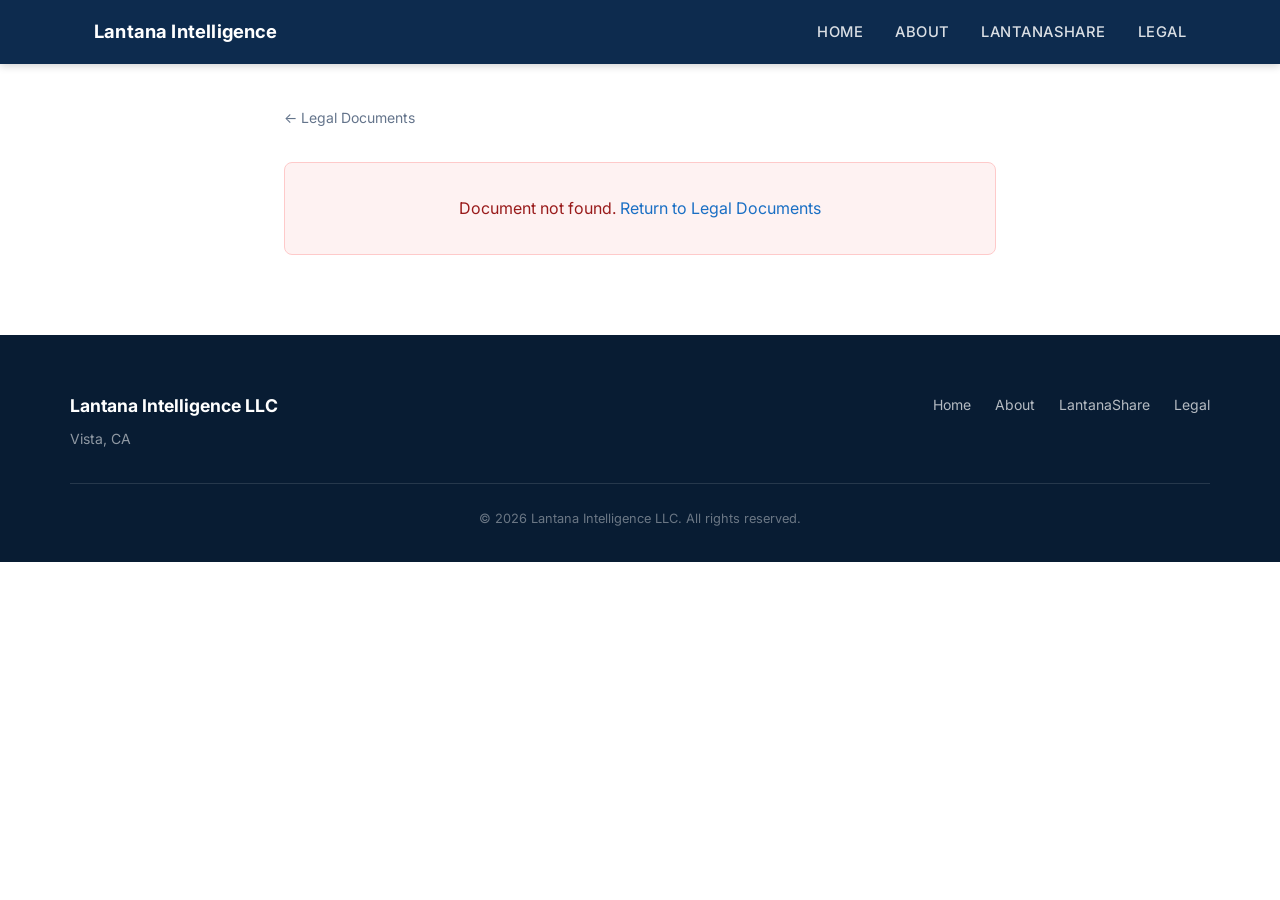
<file: docs/lantanashare/legal/view.html>
<!DOCTYPE html>
<html lang="en">
<head>
  <meta charset="UTF-8" />
  <meta name="viewport" content="width=device-width, initial-scale=1.0" />
  <title>Legal Document — LantanaShare</title>
  <link rel="stylesheet" href="../../css/style.css" />
  <script src="content.js"></script>
  <style>
    .doc-wrapper {
      max-width: 760px;
      margin: 0 auto;
      padding: 2.5rem 1.5rem 5rem;
    }
    .doc-back {
      display: inline-flex;
      align-items: center;
      gap: 0.4rem;
      font-size: 0.875rem;
      color: #64748b;
      text-decoration: none;
      margin-bottom: 2rem;
      transition: color 0.15s;
    }
    .doc-back:hover { color: #1e293b; }
    .doc-content h1 {
      font-size: 1.9rem;
      font-weight: 700;
      line-height: 1.25;
      color: #1e293b;
      margin-bottom: 0.4rem;
    }
    .doc-content h2 {
      font-size: 1.2rem;
      font-weight: 700;
      color: #1e293b;
      margin: 2.5rem 0 0.75rem;
      padding-bottom: 0.5rem;
      border-bottom: 1px solid #e2e8f0;
    }
    .doc-content h3 {
      font-size: 1rem;
      font-weight: 600;
      color: #334155;
      margin: 1.75rem 0 0.5rem;
    }
    .doc-content h4 {
      font-size: 0.95rem;
      font-weight: 600;
      color: #475569;
      margin: 1.25rem 0 0.4rem;
    }
    .doc-content p {
      font-size: 0.95rem;
      line-height: 1.75;
      color: #334155;
      margin-bottom: 1rem;
    }
    .doc-content ul, .doc-content ol {
      margin: 0.5rem 0 1rem 1.5rem;
    }
    .doc-content li {
      font-size: 0.95rem;
      line-height: 1.7;
      color: #334155;
      margin-bottom: 0.35rem;
    }
    .doc-content strong { color: #1e293b; }
    .doc-content em { color: #475569; font-style: italic; }
    .doc-content hr {
      border: none;
      border-top: 1px solid #e2e8f0;
      margin: 2rem 0;
    }
    .doc-content blockquote {
      border-left: 3px solid #cbd5e1;
      padding: 0.75rem 1rem;
      margin: 1rem 0;
      background: #f8fafc;
      border-radius: 0 6px 6px 0;
      color: #475569;
      font-size: 0.9rem;
    }
    .doc-content code {
      font-family: "SFMono-Regular", Consolas, monospace;
      font-size: 0.85em;
      background: #f1f5f9;
      padding: 0.15em 0.35em;
      border-radius: 3px;
      color: #e11d48;
    }
    .doc-meta {
      font-size: 0.85rem;
      color: #94a3b8;
      margin-bottom: 2.5rem;
      padding-bottom: 1.5rem;
      border-bottom: 1px solid #e2e8f0;
    }
    .doc-error {
      padding: 2rem;
      background: #fef2f2;
      border: 1px solid #fecaca;
      border-radius: 8px;
      color: #991b1b;
      text-align: center;
    }
  </style>
</head>
<body>

  <header class="site-header">
    <nav class="nav" aria-label="Main navigation">
      <a href="../../index.html" class="nav__brand">Lantana Intelligence</a>
      <button class="nav__toggle" aria-label="Toggle navigation" aria-expanded="false" onclick="this.setAttribute('aria-expanded', this.getAttribute('aria-expanded')==='true'?'false':'true'); document.getElementById('nav-links').classList.toggle('open');">
        <span></span><span></span><span></span>
      </button>
      <ul class="nav__links" id="nav-links" role="list">
        <li><a href="../../index.html">Home</a></li>
        <li><a href="../../about.html">About</a></li>
        <li><a href="../index.html">LantanaShare</a></li>
        <li><a href="../../legal.html">Legal</a></li>
      </ul>
    </nav>
  </header>

  <main>
    <div class="doc-wrapper">
      <a href="index.html" class="doc-back">← Legal Documents</a>
      <div id="doc-content" class="doc-content"></div>
    </div>
  </main>

  <footer class="site-footer" aria-label="Site footer">
    <div class="footer__inner">
      <div>
        <p class="footer__brand">Lantana Intelligence LLC</p>
        <p class="footer__location">Vista, CA</p>
      </div>
      <nav aria-label="Footer navigation">
        <ul class="footer__nav" role="list">
          <li><a href="../../index.html">Home</a></li>
          <li><a href="../../about.html">About</a></li>
          <li><a href="../index.html">LantanaShare</a></li>
          <li><a href="../../legal.html">Legal</a></li>
        </ul>
      </nav>
    </div>
    <div class="footer__bottom">
      &copy; 2026 Lantana Intelligence LLC. All rights reserved.
    </div>
  </footer>

  <script>
    // Inline markdown-to-HTML renderer — no external dependencies
    function renderMd(md) {
      function esc(s) {
        return s.replace(/&/g, '&amp;').replace(/</g, '&lt;').replace(/>/g, '&gt;');
      }
      function inline(s) {
        return esc(s)
          .replace(/\*\*\*(.+?)\*\*\*/g, '<strong><em>$1</em></strong>')
          .replace(/\*\*(.+?)\*\*/g, '<strong>$1</strong>')
          .replace(/\*(.+?)\*/g, '<em>$1</em>')
          .replace(/`([^`]+)`/g, '<code>$1</code>');
      }

      var lines = md.split('\n');
      var out = [];
      var listType = null;
      var para = [];

      function flushPara() {
        if (para.length) {
          var parts = para.map(function(item) {
            if (item.endsWith('  ')) { return inline(item.slice(0, -2)) + '<br>'; }
            return inline(item);
          });
          out.push('<p>' + parts.join(' ') + '</p>');
          para = [];
        }
      }
      function closeList() {
        if (listType) { out.push('</' + listType + '>'); listType = null; }
      }

      for (var i = 0; i < lines.length; i++) {
        var line = lines[i];

        // Heading
        var hm = line.match(/^(#{1,4})\s+(.+)$/);
        if (hm) {
          flushPara(); closeList();
          var n = hm[1].length;
          out.push('<h' + n + '>' + inline(hm[2]) + '</h' + n + '>');
          continue;
        }

        // Horizontal rule
        if (/^(-{3,}|\*{3,})\s*$/.test(line)) {
          flushPara(); closeList();
          out.push('<hr>');
          continue;
        }

        // Blockquote
        if (/^>\s?/.test(line)) {
          flushPara(); closeList();
          out.push('<blockquote>' + inline(line.replace(/^>\s?/, '')) + '</blockquote>');
          continue;
        }

        // Unordered list item
        var ulm = line.match(/^[ \t]*[-*]\s+(.+)$/);
        if (ulm) {
          flushPara();
          if (listType !== 'ul') { closeList(); out.push('<ul>'); listType = 'ul'; }
          out.push('<li>' + inline(ulm[1]) + '</li>');
          continue;
        }

        // Ordered list item
        var olm = line.match(/^[ \t]*\d+[.)]\s+(.+)$/);
        if (olm) {
          flushPara();
          if (listType !== 'ol') { closeList(); out.push('<ol>'); listType = 'ol'; }
          out.push('<li>' + inline(olm[1]) + '</li>');
          continue;
        }

        // Empty line
        if (!line.trim()) {
          flushPara(); closeList();
          continue;
        }

        // Regular text — if we were in a list, close it first
        if (listType) { closeList(); }
        para.push(line.trimStart());
      }

      flushPara(); closeList();
      return out.join('\n');
    }

    document.addEventListener('DOMContentLoaded', function () {
      var el = document.getElementById('doc-content');
      var key = window.location.hash ? window.location.hash.slice(1) : new URLSearchParams(window.location.search).get('f');

      if (!key || !window.__legalDocs || !window.__legalDocs[key]) {
        el.innerHTML = '<div class="doc-error">Document not found. <a href="index.html">Return to Legal Documents</a></div>';
        return;
      }

      el.innerHTML = renderMd(window.__legalDocs[key]);

      // Set browser tab title from the rendered H1
      var h1 = el.querySelector('h1');
      if (h1) {
        document.title = h1.textContent + ' \u2014 LantanaShare';
        var meta = document.createElement('p');
        meta.className = 'doc-meta';
        meta.textContent = 'LantanaShare \u00b7 Lantana Intelligence LLC \u00b7 Effective April 15, 2026';
        h1.insertAdjacentElement('afterend', meta);
      }
    });
  </script>

</body>
</html>
</file>
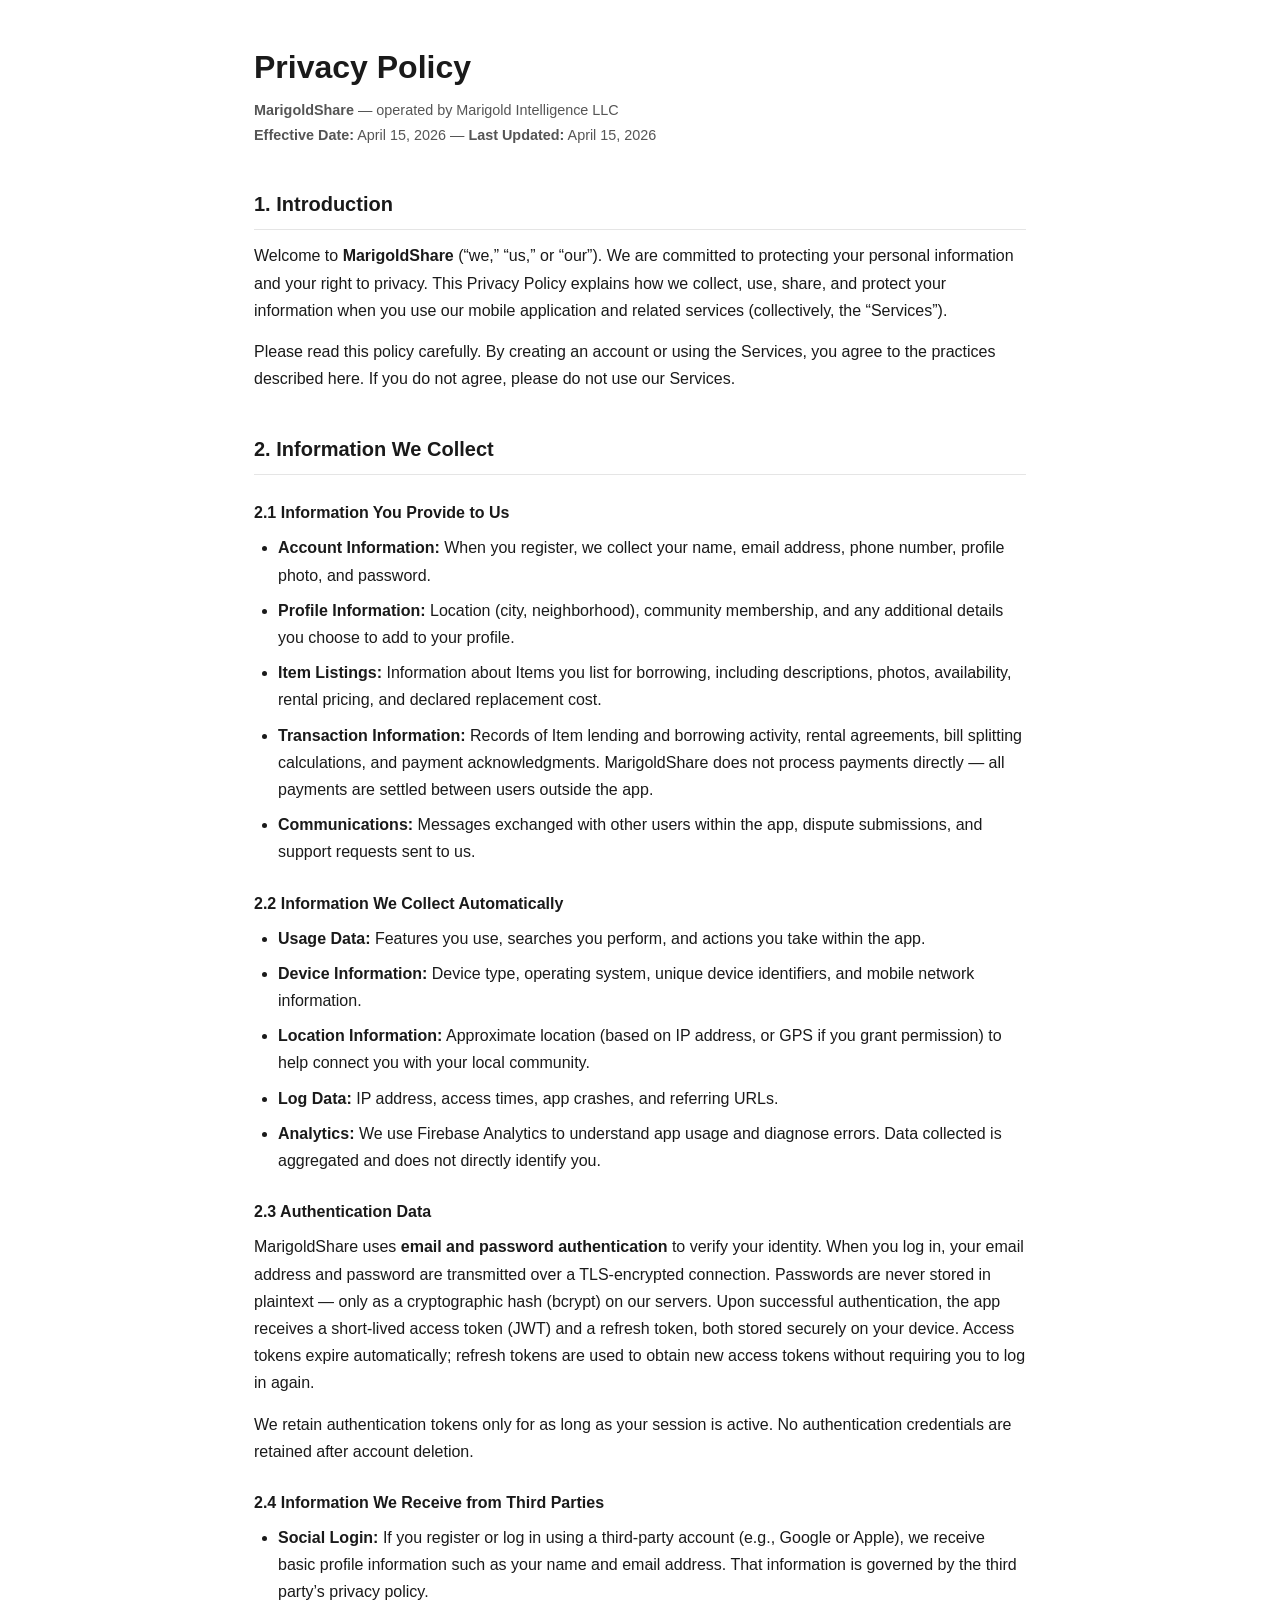
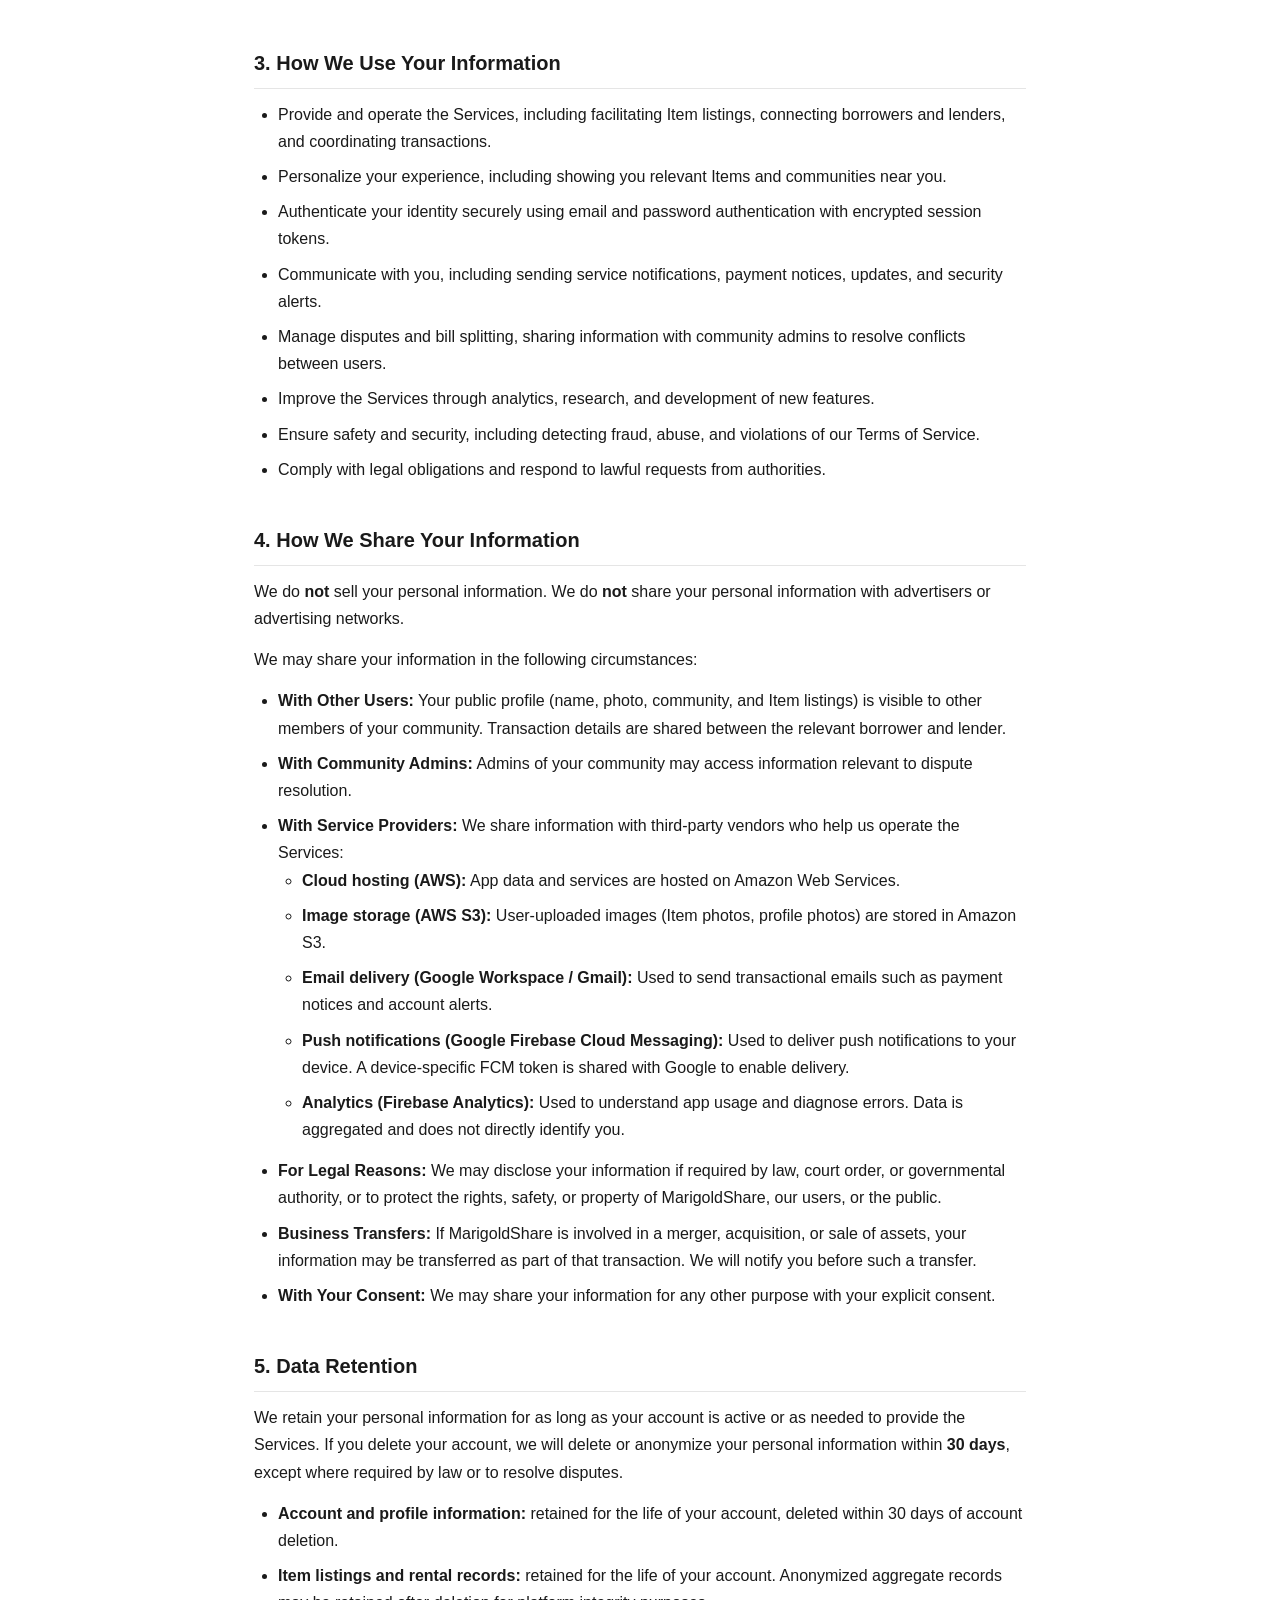
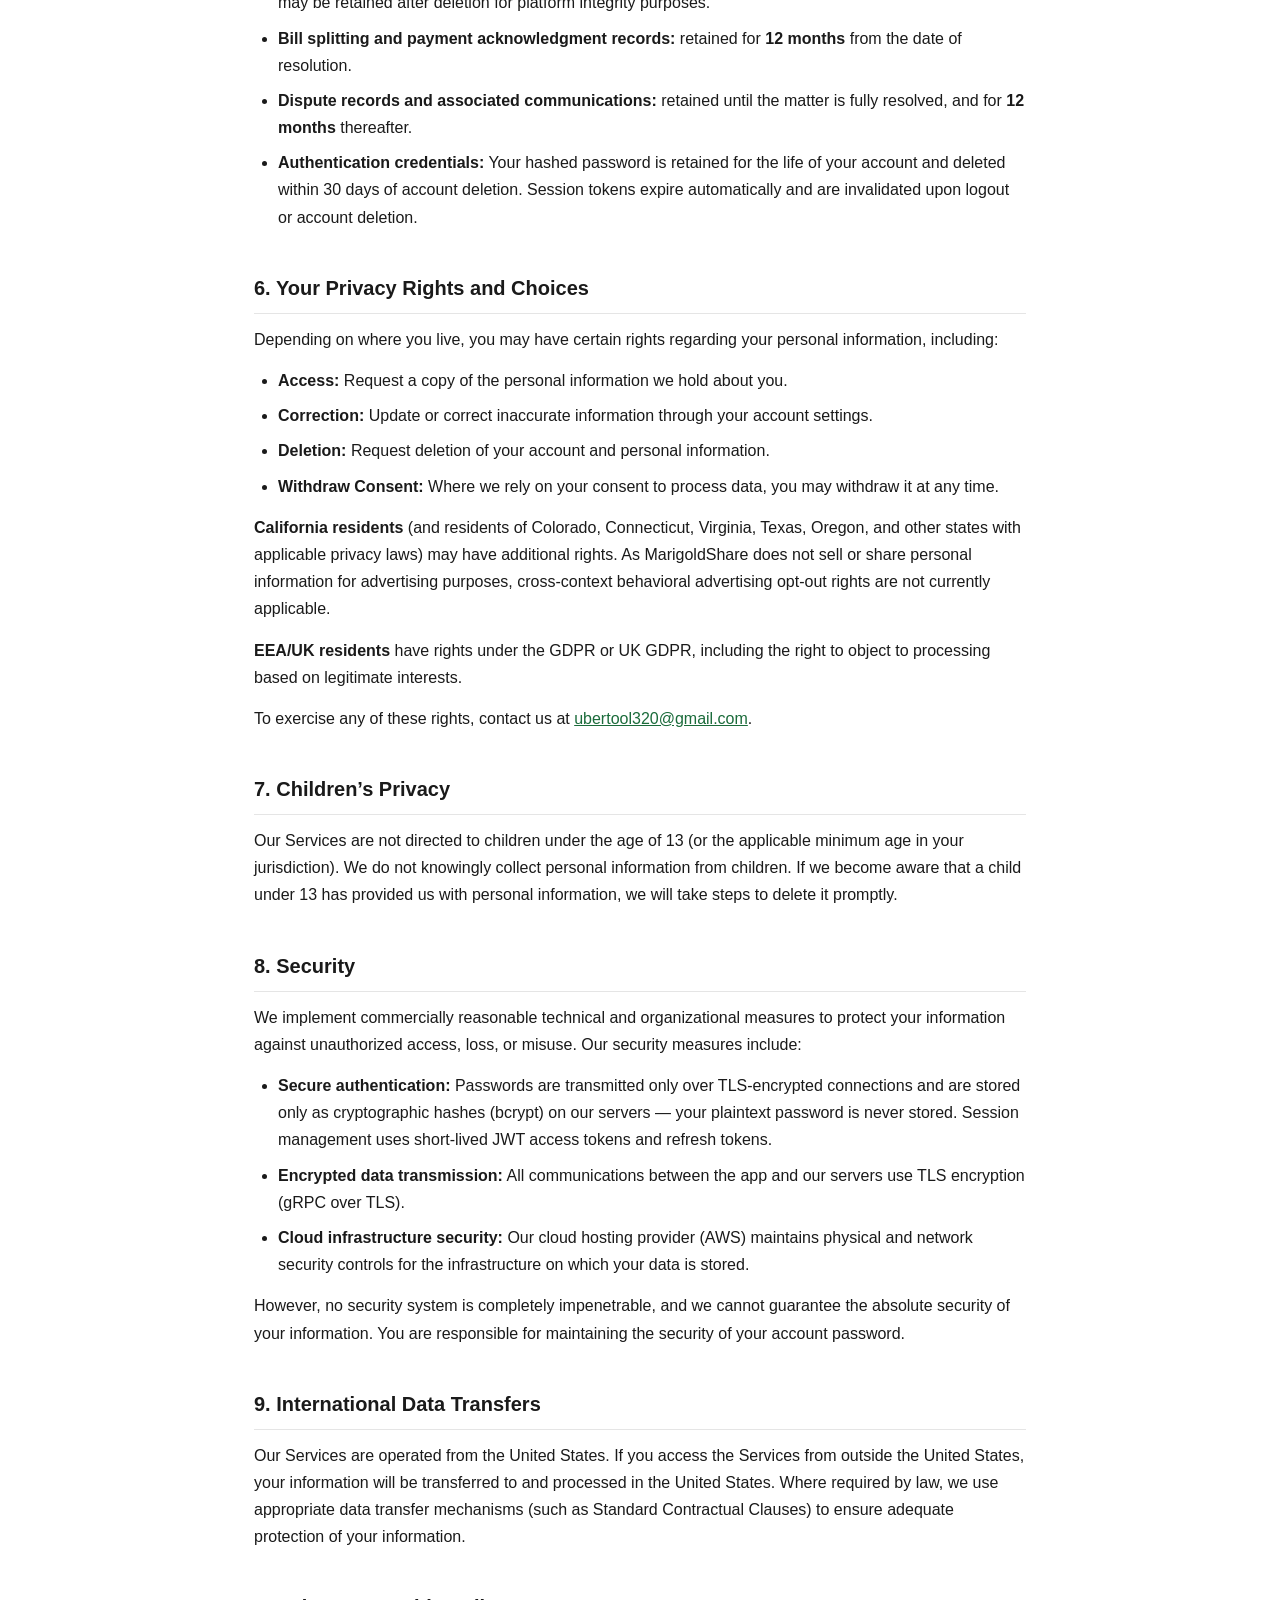
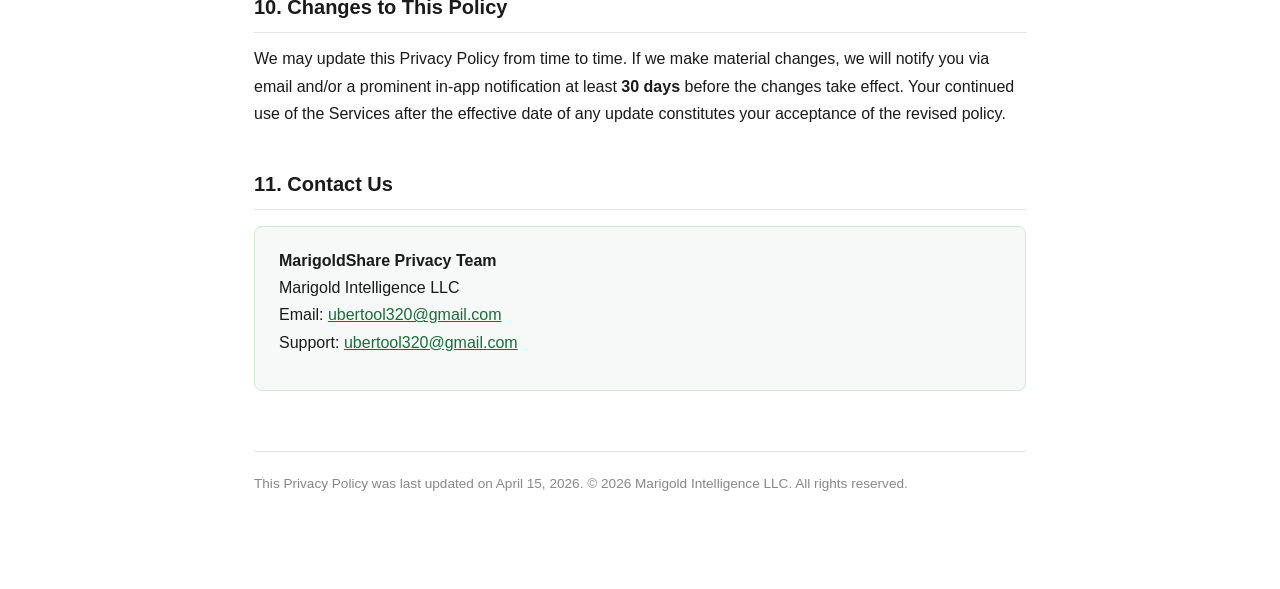
<file: docs/marigoldshare/legal/privacy.html>
<!DOCTYPE html>
<html lang="en">
<head>
  <meta charset="UTF-8" />
  <meta name="viewport" content="width=device-width, initial-scale=1.0" />
  <title>Privacy Policy — MarigoldShare</title>
  <style>
    *, *::before, *::after { box-sizing: border-box; margin: 0; padding: 0; }
    body {
      font-family: -apple-system, BlinkMacSystemFont, "Segoe UI", Roboto, Helvetica, Arial, sans-serif;
      font-size: 16px; line-height: 1.7; color: #1a1a1a;
      background: #fff; max-width: 820px; margin: 0 auto; padding: 40px 24px 80px;
    }
    h1 { font-size: 2rem; font-weight: 700; margin-bottom: 4px; }
    .meta { color: #555; font-size: 0.9rem; margin-bottom: 40px; }
    h2 { font-size: 1.25rem; font-weight: 700; margin: 40px 0 12px; border-bottom: 1px solid #e5e5e5; padding-bottom: 8px; }
    h3 { font-size: 1rem; font-weight: 600; margin: 24px 0 8px; }
    p { margin-bottom: 14px; }
    ul { margin: 0 0 14px 24px; }
    li { margin-bottom: 8px; }
    strong { font-weight: 600; }
    a { color: #1a6b3a; }
    .contact-box {
      background: #f6f9f7; border: 1px solid #d0e8d8; border-radius: 8px;
      padding: 20px 24px; margin-top: 16px;
    }
    footer { margin-top: 60px; font-size: 0.85rem; color: #888; border-top: 1px solid #e5e5e5; padding-top: 20px; }
  </style>
</head>
<body>

<h1>Privacy Policy</h1>
<p class="meta">
  <strong>MarigoldShare</strong> &mdash; operated by Marigold Intelligence LLC<br>
  <strong>Effective Date:</strong> April 15, 2026 &mdash; <strong>Last Updated:</strong> April 15, 2026
</p>

<h2>1. Introduction</h2>
<p>Welcome to <strong>MarigoldShare</strong> (&ldquo;we,&rdquo; &ldquo;us,&rdquo; or &ldquo;our&rdquo;). We are committed to protecting your personal information and your right to privacy. This Privacy Policy explains how we collect, use, share, and protect your information when you use our mobile application and related services (collectively, the &ldquo;Services&rdquo;).</p>
<p>Please read this policy carefully. By creating an account or using the Services, you agree to the practices described here. If you do not agree, please do not use our Services.</p>

<h2>2. Information We Collect</h2>

<h3>2.1 Information You Provide to Us</h3>
<ul>
  <li><strong>Account Information:</strong> When you register, we collect your name, email address, phone number, profile photo, and password.</li>
  <li><strong>Profile Information:</strong> Location (city, neighborhood), community membership, and any additional details you choose to add to your profile.</li>
  <li><strong>Item Listings:</strong> Information about Items you list for borrowing, including descriptions, photos, availability, rental pricing, and declared replacement cost.</li>
  <li><strong>Transaction Information:</strong> Records of Item lending and borrowing activity, rental agreements, bill splitting calculations, and payment acknowledgments. MarigoldShare does not process payments directly &mdash; all payments are settled between users outside the app.</li>
  <li><strong>Communications:</strong> Messages exchanged with other users within the app, dispute submissions, and support requests sent to us.</li>
</ul>

<h3>2.2 Information We Collect Automatically</h3>
<ul>
  <li><strong>Usage Data:</strong> Features you use, searches you perform, and actions you take within the app.</li>
  <li><strong>Device Information:</strong> Device type, operating system, unique device identifiers, and mobile network information.</li>
  <li><strong>Location Information:</strong> Approximate location (based on IP address, or GPS if you grant permission) to help connect you with your local community.</li>
  <li><strong>Log Data:</strong> IP address, access times, app crashes, and referring URLs.</li>
  <li><strong>Analytics:</strong> We use Firebase Analytics to understand app usage and diagnose errors. Data collected is aggregated and does not directly identify you.</li>
</ul>

<h3>2.3 Authentication Data</h3>
<p>MarigoldShare uses <strong>email and password authentication</strong> to verify your identity. When you log in, your email address and password are transmitted over a TLS-encrypted connection. Passwords are never stored in plaintext &mdash; only as a cryptographic hash (bcrypt) on our servers. Upon successful authentication, the app receives a short-lived access token (JWT) and a refresh token, both stored securely on your device. Access tokens expire automatically; refresh tokens are used to obtain new access tokens without requiring you to log in again.</p>
<p>We retain authentication tokens only for as long as your session is active. No authentication credentials are retained after account deletion.</p>

<h3>2.4 Information We Receive from Third Parties</h3>
<ul>
  <li><strong>Social Login:</strong> If you register or log in using a third-party account (e.g., Google or Apple), we receive basic profile information such as your name and email address. That information is governed by the third party&rsquo;s privacy policy.</li>
</ul>

<h2>3. How We Use Your Information</h2>
<ul>
  <li>Provide and operate the Services, including facilitating Item listings, connecting borrowers and lenders, and coordinating transactions.</li>
  <li>Personalize your experience, including showing you relevant Items and communities near you.</li>
  <li>Authenticate your identity securely using email and password authentication with encrypted session tokens.</li>
  <li>Communicate with you, including sending service notifications, payment notices, updates, and security alerts.</li>
  <li>Manage disputes and bill splitting, sharing information with community admins to resolve conflicts between users.</li>
  <li>Improve the Services through analytics, research, and development of new features.</li>
  <li>Ensure safety and security, including detecting fraud, abuse, and violations of our Terms of Service.</li>
  <li>Comply with legal obligations and respond to lawful requests from authorities.</li>
</ul>

<h2>4. How We Share Your Information</h2>
<p>We do <strong>not</strong> sell your personal information. We do <strong>not</strong> share your personal information with advertisers or advertising networks.</p>
<p>We may share your information in the following circumstances:</p>
<ul>
  <li><strong>With Other Users:</strong> Your public profile (name, photo, community, and Item listings) is visible to other members of your community. Transaction details are shared between the relevant borrower and lender.</li>
  <li><strong>With Community Admins:</strong> Admins of your community may access information relevant to dispute resolution.</li>
  <li><strong>With Service Providers:</strong> We share information with third-party vendors who help us operate the Services:
    <ul>
      <li><strong>Cloud hosting (AWS):</strong> App data and services are hosted on Amazon Web Services.</li>
      <li><strong>Image storage (AWS S3):</strong> User-uploaded images (Item photos, profile photos) are stored in Amazon S3.</li>
      <li><strong>Email delivery (Google Workspace / Gmail):</strong> Used to send transactional emails such as payment notices and account alerts.</li>
      <li><strong>Push notifications (Google Firebase Cloud Messaging):</strong> Used to deliver push notifications to your device. A device-specific FCM token is shared with Google to enable delivery.</li>
      <li><strong>Analytics (Firebase Analytics):</strong> Used to understand app usage and diagnose errors. Data is aggregated and does not directly identify you.</li>
    </ul>
  </li>
  <li><strong>For Legal Reasons:</strong> We may disclose your information if required by law, court order, or governmental authority, or to protect the rights, safety, or property of MarigoldShare, our users, or the public.</li>
  <li><strong>Business Transfers:</strong> If MarigoldShare is involved in a merger, acquisition, or sale of assets, your information may be transferred as part of that transaction. We will notify you before such a transfer.</li>
  <li><strong>With Your Consent:</strong> We may share your information for any other purpose with your explicit consent.</li>
</ul>

<h2>5. Data Retention</h2>
<p>We retain your personal information for as long as your account is active or as needed to provide the Services. If you delete your account, we will delete or anonymize your personal information within <strong>30 days</strong>, except where required by law or to resolve disputes.</p>
<ul>
  <li><strong>Account and profile information:</strong> retained for the life of your account, deleted within 30 days of account deletion.</li>
  <li><strong>Item listings and rental records:</strong> retained for the life of your account. Anonymized aggregate records may be retained after deletion for platform integrity purposes.</li>
  <li><strong>Bill splitting and payment acknowledgment records:</strong> retained for <strong>12 months</strong> from the date of resolution.</li>
  <li><strong>Dispute records and associated communications:</strong> retained until the matter is fully resolved, and for <strong>12 months</strong> thereafter.</li>
  <li><strong>Authentication credentials:</strong> Your hashed password is retained for the life of your account and deleted within 30 days of account deletion. Session tokens expire automatically and are invalidated upon logout or account deletion.</li>
</ul>

<h2>6. Your Privacy Rights and Choices</h2>
<p>Depending on where you live, you may have certain rights regarding your personal information, including:</p>
<ul>
  <li><strong>Access:</strong> Request a copy of the personal information we hold about you.</li>
  <li><strong>Correction:</strong> Update or correct inaccurate information through your account settings.</li>
  <li><strong>Deletion:</strong> Request deletion of your account and personal information.</li>
  <li><strong>Withdraw Consent:</strong> Where we rely on your consent to process data, you may withdraw it at any time.</li>
</ul>
<p><strong>California residents</strong> (and residents of Colorado, Connecticut, Virginia, Texas, Oregon, and other states with applicable privacy laws) may have additional rights. As MarigoldShare does not sell or share personal information for advertising purposes, cross-context behavioral advertising opt-out rights are not currently applicable.</p>
<p><strong>EEA/UK residents</strong> have rights under the GDPR or UK GDPR, including the right to object to processing based on legitimate interests.</p>
<p>To exercise any of these rights, contact us at <a href="mailto:ubertool320@gmail.com">ubertool320@gmail.com</a>.</p>

<h2>7. Children&rsquo;s Privacy</h2>
<p>Our Services are not directed to children under the age of 13 (or the applicable minimum age in your jurisdiction). We do not knowingly collect personal information from children. If we become aware that a child under 13 has provided us with personal information, we will take steps to delete it promptly.</p>

<h2>8. Security</h2>
<p>We implement commercially reasonable technical and organizational measures to protect your information against unauthorized access, loss, or misuse. Our security measures include:</p>
<ul>
  <li><strong>Secure authentication:</strong> Passwords are transmitted only over TLS-encrypted connections and are stored only as cryptographic hashes (bcrypt) on our servers &mdash; your plaintext password is never stored. Session management uses short-lived JWT access tokens and refresh tokens.</li>
  <li><strong>Encrypted data transmission:</strong> All communications between the app and our servers use TLS encryption (gRPC over TLS).</li>
  <li><strong>Cloud infrastructure security:</strong> Our cloud hosting provider (AWS) maintains physical and network security controls for the infrastructure on which your data is stored.</li>
</ul>
<p>However, no security system is completely impenetrable, and we cannot guarantee the absolute security of your information. You are responsible for maintaining the security of your account password.</p>

<h2>9. International Data Transfers</h2>
<p>Our Services are operated from the United States. If you access the Services from outside the United States, your information will be transferred to and processed in the United States. Where required by law, we use appropriate data transfer mechanisms (such as Standard Contractual Clauses) to ensure adequate protection of your information.</p>

<h2>10. Changes to This Policy</h2>
<p>We may update this Privacy Policy from time to time. If we make material changes, we will notify you via email and/or a prominent in-app notification at least <strong>30 days</strong> before the changes take effect. Your continued use of the Services after the effective date of any update constitutes your acceptance of the revised policy.</p>

<h2>11. Contact Us</h2>
<div class="contact-box">
  <p><strong>MarigoldShare Privacy Team</strong><br>
  Marigold Intelligence LLC<br>
  Email: <a href="mailto:ubertool320@gmail.com">ubertool320@gmail.com</a><br>
  Support: <a href="mailto:ubertool320@gmail.com">ubertool320@gmail.com</a></p>
</div>

<footer>
  <p>This Privacy Policy was last updated on April 15, 2026. &copy; 2026 Marigold Intelligence LLC. All rights reserved.</p>
</footer>

</body>
</html>
</file>
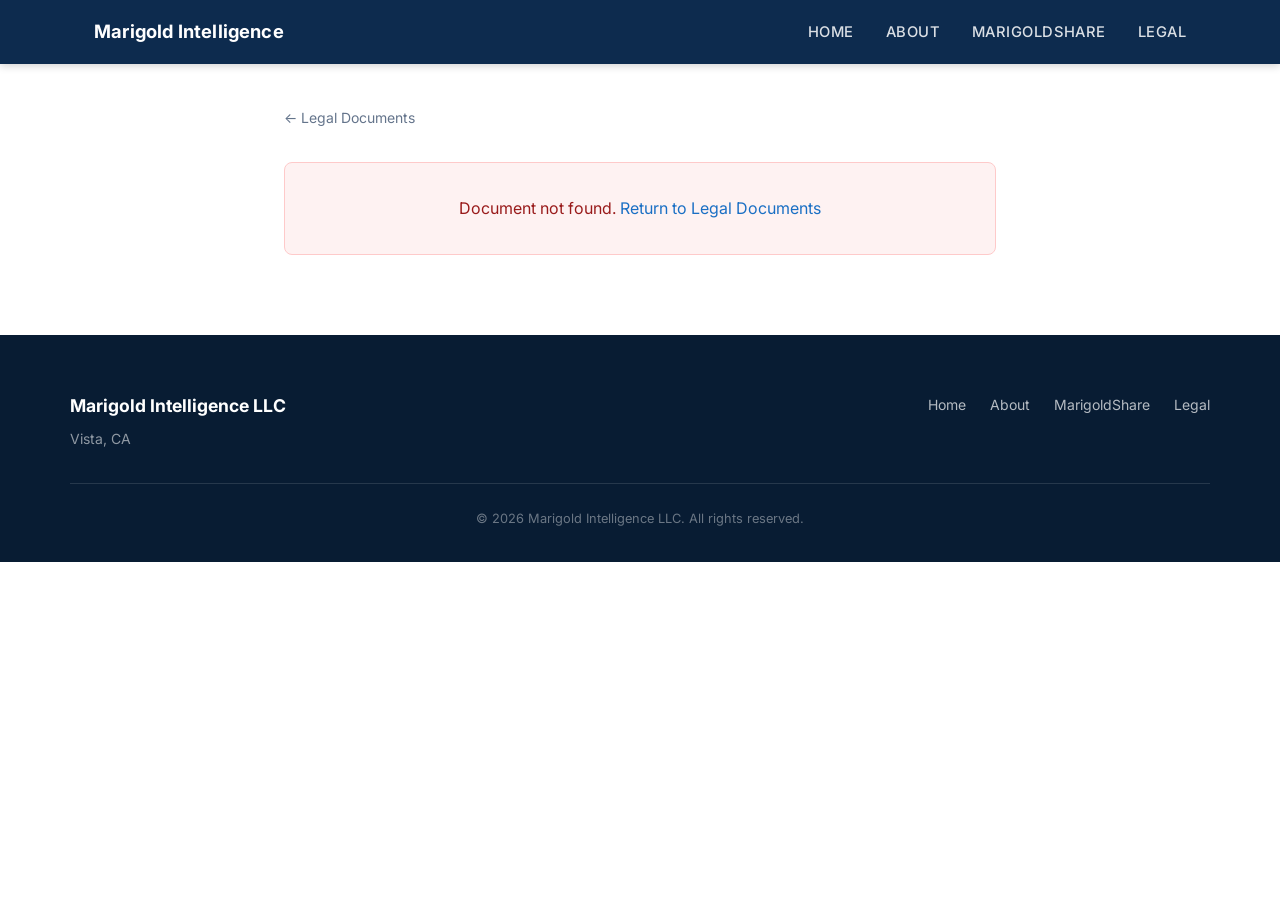
<file: docs/marigoldshare/legal/view.html>
<!DOCTYPE html>
<html lang="en">
<head>
  <meta charset="UTF-8" />
  <meta name="viewport" content="width=device-width, initial-scale=1.0" />
  <title>Legal Document — MarigoldShare</title>
  <link rel="stylesheet" href="../../css/style.css" />
  <script src="content.js"></script>
  <style>
    .doc-wrapper {
      max-width: 760px;
      margin: 0 auto;
      padding: 2.5rem 1.5rem 5rem;
    }
    .doc-back {
      display: inline-flex;
      align-items: center;
      gap: 0.4rem;
      font-size: 0.875rem;
      color: #64748b;
      text-decoration: none;
      margin-bottom: 2rem;
      transition: color 0.15s;
    }
    .doc-back:hover { color: #1e293b; }
    .doc-content h1 {
      font-size: 1.9rem;
      font-weight: 700;
      line-height: 1.25;
      color: #1e293b;
      margin-bottom: 0.4rem;
    }
    .doc-content h2 {
      font-size: 1.2rem;
      font-weight: 700;
      color: #1e293b;
      margin: 2.5rem 0 0.75rem;
      padding-bottom: 0.5rem;
      border-bottom: 1px solid #e2e8f0;
    }
    .doc-content h3 {
      font-size: 1rem;
      font-weight: 600;
      color: #334155;
      margin: 1.75rem 0 0.5rem;
    }
    .doc-content h4 {
      font-size: 0.95rem;
      font-weight: 600;
      color: #475569;
      margin: 1.25rem 0 0.4rem;
    }
    .doc-content p {
      font-size: 0.95rem;
      line-height: 1.75;
      color: #334155;
      margin-bottom: 1rem;
    }
    .doc-content ul, .doc-content ol {
      margin: 0.5rem 0 1rem 1.5rem;
    }
    .doc-content li {
      font-size: 0.95rem;
      line-height: 1.7;
      color: #334155;
      margin-bottom: 0.35rem;
    }
    .doc-content strong { color: #1e293b; }
    .doc-content em { color: #475569; font-style: italic; }
    .doc-content hr {
      border: none;
      border-top: 1px solid #e2e8f0;
      margin: 2rem 0;
    }
    .doc-content blockquote {
      border-left: 3px solid #cbd5e1;
      padding: 0.75rem 1rem;
      margin: 1rem 0;
      background: #f8fafc;
      border-radius: 0 6px 6px 0;
      color: #475569;
      font-size: 0.9rem;
    }
    .doc-content code {
      font-family: "SFMono-Regular", Consolas, monospace;
      font-size: 0.85em;
      background: #f1f5f9;
      padding: 0.15em 0.35em;
      border-radius: 3px;
      color: #e11d48;
    }
    .doc-meta {
      font-size: 0.85rem;
      color: #94a3b8;
      margin-bottom: 2.5rem;
      padding-bottom: 1.5rem;
      border-bottom: 1px solid #e2e8f0;
    }
    .doc-error {
      padding: 2rem;
      background: #fef2f2;
      border: 1px solid #fecaca;
      border-radius: 8px;
      color: #991b1b;
      text-align: center;
    }
  </style>
</head>
<body>

  <header class="site-header">
    <nav class="nav" aria-label="Main navigation">
      <a href="../../index.html" class="nav__brand">Marigold Intelligence</a>
      <button class="nav__toggle" aria-label="Toggle navigation" aria-expanded="false" onclick="this.setAttribute('aria-expanded', this.getAttribute('aria-expanded')==='true'?'false':'true'); document.getElementById('nav-links').classList.toggle('open');">
        <span></span><span></span><span></span>
      </button>
      <ul class="nav__links" id="nav-links" role="list">
        <li><a href="../../index.html">Home</a></li>
        <li><a href="../../about.html">About</a></li>
        <li><a href="../index.html">MarigoldShare</a></li>
        <li><a href="../../legal.html">Legal</a></li>
      </ul>
    </nav>
  </header>

  <main>
    <div class="doc-wrapper">
      <a href="index.html" class="doc-back">← Legal Documents</a>
      <div id="doc-content" class="doc-content"></div>
    </div>
  </main>

  <footer class="site-footer" aria-label="Site footer">
    <div class="footer__inner">
      <div>
        <p class="footer__brand">Marigold Intelligence LLC</p>
        <p class="footer__location">Vista, CA</p>
      </div>
      <nav aria-label="Footer navigation">
        <ul class="footer__nav" role="list">
          <li><a href="../../index.html">Home</a></li>
          <li><a href="../../about.html">About</a></li>
          <li><a href="../index.html">MarigoldShare</a></li>
          <li><a href="../../legal.html">Legal</a></li>
        </ul>
      </nav>
    </div>
    <div class="footer__bottom">
      &copy; 2026 Marigold Intelligence LLC. All rights reserved.
    </div>
  </footer>

  <script>
    // Inline markdown-to-HTML renderer — no external dependencies
    function renderMd(md) {
      function esc(s) {
        return s.replace(/&/g, '&amp;').replace(/</g, '&lt;').replace(/>/g, '&gt;');
      }
      function inline(s) {
        return esc(s)
          .replace(/\*\*\*(.+?)\*\*\*/g, '<strong><em>$1</em></strong>')
          .replace(/\*\*(.+?)\*\*/g, '<strong>$1</strong>')
          .replace(/\*(.+?)\*/g, '<em>$1</em>')
          .replace(/`([^`]+)`/g, '<code>$1</code>');
      }

      var lines = md.split('\n');
      var out = [];
      var listType = null;
      var para = [];

      function flushPara() {
        if (para.length) {
          var parts = para.map(function(item) {
            if (item.endsWith('  ')) { return inline(item.slice(0, -2)) + '<br>'; }
            return inline(item);
          });
          out.push('<p>' + parts.join(' ') + '</p>');
          para = [];
        }
      }
      function closeList() {
        if (listType) { out.push('</' + listType + '>'); listType = null; }
      }

      for (var i = 0; i < lines.length; i++) {
        var line = lines[i];

        // Heading
        var hm = line.match(/^(#{1,4})\s+(.+)$/);
        if (hm) {
          flushPara(); closeList();
          var n = hm[1].length;
          out.push('<h' + n + '>' + inline(hm[2]) + '</h' + n + '>');
          continue;
        }

        // Horizontal rule
        if (/^(-{3,}|\*{3,})\s*$/.test(line)) {
          flushPara(); closeList();
          out.push('<hr>');
          continue;
        }

        // Blockquote
        if (/^>\s?/.test(line)) {
          flushPara(); closeList();
          out.push('<blockquote>' + inline(line.replace(/^>\s?/, '')) + '</blockquote>');
          continue;
        }

        // Unordered list item
        var ulm = line.match(/^[ \t]*[-*]\s+(.+)$/);
        if (ulm) {
          flushPara();
          if (listType !== 'ul') { closeList(); out.push('<ul>'); listType = 'ul'; }
          out.push('<li>' + inline(ulm[1]) + '</li>');
          continue;
        }

        // Ordered list item
        var olm = line.match(/^[ \t]*\d+[.)]\s+(.+)$/);
        if (olm) {
          flushPara();
          if (listType !== 'ol') { closeList(); out.push('<ol>'); listType = 'ol'; }
          out.push('<li>' + inline(olm[1]) + '</li>');
          continue;
        }

        // Empty line
        if (!line.trim()) {
          flushPara(); closeList();
          continue;
        }

        // Regular text — if we were in a list, close it first
        if (listType) { closeList(); }
        para.push(line.trimStart());
      }

      flushPara(); closeList();
      return out.join('\n');
    }

    document.addEventListener('DOMContentLoaded', function () {
      var el = document.getElementById('doc-content');
      var key = window.location.hash ? window.location.hash.slice(1) : new URLSearchParams(window.location.search).get('f');

      if (!key || !window.__legalDocs || !window.__legalDocs[key]) {
        el.innerHTML = '<div class="doc-error">Document not found. <a href="index.html">Return to Legal Documents</a></div>';
        return;
      }

      el.innerHTML = renderMd(window.__legalDocs[key]);

      // Set browser tab title from the rendered H1
      var h1 = el.querySelector('h1');
      if (h1) {
        document.title = h1.textContent + ' \u2014 MarigoldShare';
        var meta = document.createElement('p');
        meta.className = 'doc-meta';
        meta.textContent = 'MarigoldShare \u00b7 Marigold Intelligence LLC \u00b7 Effective April 15, 2026';
        h1.insertAdjacentElement('afterend', meta);
      }
    });
  </script>

</body>
</html>
</file>
<file: docs/css/style.css>
/* ============================================================
   Marigold Intelligence LLC — Shared Stylesheet
   ============================================================ */

/* Google Fonts */
@import url('https://fonts.googleapis.com/css2?family=Inter:wght@300;400;500;600;700&display=swap');

/* ---------- Reset & Base ---------- */
*, *::before, *::after {
  box-sizing: border-box;
  margin: 0;
  padding: 0;
}

:root {
  --navy:        #0d2b4e;
  --navy-dark:   #081c33;
  --navy-mid:    #163d6b;
  --accent:      #1a6fc4;
  --accent-light:#2e8de8;
  --white:       #ffffff;
  --off-white:   #f4f7fb;
  --light-gray:  #e6ecf5;
  --mid-gray:    #7a8fa8;
  --text-dark:   #1a2638;
  --text-body:   #3d4f65;

  --max-width: 1140px;
  --radius:    6px;
  --shadow:    0 2px 12px rgba(13, 43, 78, 0.10);
  --transition: 0.2s ease;
}

html {
  scroll-behavior: smooth;
}

body {
  font-family: 'Inter', sans-serif;
  font-size: 16px;
  line-height: 1.7;
  color: var(--text-body);
  background: var(--white);
}

img {
  max-width: 100%;
  display: block;
}

a {
  color: var(--accent);
  text-decoration: none;
  transition: color var(--transition);
}

a:hover {
  color: var(--accent-light);
}

/* ---------- Typography ---------- */
h1, h2, h3, h4 {
  color: var(--text-dark);
  line-height: 1.25;
  font-weight: 700;
}

h1 { font-size: clamp(2rem, 5vw, 3.25rem); }
h2 { font-size: clamp(1.5rem, 3vw, 2.25rem); }
h3 { font-size: 1.25rem; }
h4 { font-size: 1.05rem; }

p { margin-bottom: 1rem; }
p:last-child { margin-bottom: 0; }

/* ---------- Layout Utilities ---------- */
.container {
  max-width: var(--max-width);
  margin: 0 auto;
  padding: 0 1.5rem;
}

.section {
  padding: 5rem 0;
}

.section--alt {
  background: var(--off-white);
}

.section__header {
  text-align: center;
  margin-bottom: 3rem;
}

.section__header h2 {
  margin-bottom: 0.75rem;
}

.section__header p {
  font-size: 1.05rem;
  color: var(--mid-gray);
  max-width: 620px;
  margin: 0 auto;
}

/* ---------- Navigation ---------- */
.site-header {
  position: sticky;
  top: 0;
  z-index: 100;
  background: var(--navy);
  box-shadow: 0 2px 8px rgba(0,0,0,0.18);
}

.nav {
  display: flex;
  align-items: center;
  justify-content: space-between;
  padding: 0 1.5rem;
  max-width: var(--max-width);
  margin: 0 auto;
  height: 64px;
}

.nav__brand {
  font-size: 1.15rem;
  font-weight: 700;
  color: var(--white);
  letter-spacing: 0.01em;
  white-space: nowrap;
}

.nav__brand:hover {
  color: var(--light-gray);
}

.nav__links {
  display: flex;
  list-style: none;
  gap: 2rem;
  align-items: center;
}

.nav__links a {
  color: rgba(255,255,255,0.85);
  font-weight: 500;
  font-size: 0.92rem;
  letter-spacing: 0.03em;
  text-transform: uppercase;
  transition: color var(--transition);
}

.nav__links a:hover,
.nav__links a.active {
  color: var(--white);
}

/* Hamburger (mobile) */
.nav__toggle {
  display: none;
  flex-direction: column;
  gap: 5px;
  cursor: pointer;
  background: none;
  border: none;
  padding: 4px;
}

.nav__toggle span {
  display: block;
  width: 24px;
  height: 2px;
  background: var(--white);
  border-radius: 2px;
  transition: transform var(--transition), opacity var(--transition);
}

/* ---------- Hero ---------- */
.hero {
  background: linear-gradient(135deg, var(--navy-dark) 0%, var(--navy-mid) 60%, var(--accent) 100%);
  color: var(--white);
  padding: 7rem 1.5rem 6rem;
  text-align: center;
}

.hero__eyebrow {
  font-size: 0.8rem;
  font-weight: 600;
  letter-spacing: 0.15em;
  text-transform: uppercase;
  color: rgba(255,255,255,0.65);
  margin-bottom: 1rem;
}

.hero h1 {
  color: var(--white);
  margin-bottom: 1.25rem;
}

.hero__tagline {
  font-size: clamp(1rem, 2.5vw, 1.25rem);
  color: rgba(255,255,255,0.82);
  max-width: 620px;
  margin: 0 auto 2.5rem;
  font-weight: 300;
}

.hero__actions {
  display: flex;
  gap: 1rem;
  justify-content: center;
  flex-wrap: wrap;
}

/* ---------- Buttons ---------- */
.btn {
  display: inline-block;
  padding: 0.75rem 2rem;
  border-radius: var(--radius);
  font-weight: 600;
  font-size: 0.95rem;
  letter-spacing: 0.02em;
  transition: background var(--transition), color var(--transition), box-shadow var(--transition);
  cursor: pointer;
  border: 2px solid transparent;
}

.btn--primary {
  background: var(--white);
  color: var(--navy);
}

.btn--primary:hover {
  background: var(--light-gray);
  color: var(--navy-dark);
}

.btn--outline {
  background: transparent;
  border-color: rgba(255,255,255,0.55);
  color: var(--white);
}

.btn--outline:hover {
  background: rgba(255,255,255,0.12);
  border-color: var(--white);
  color: var(--white);
}

.btn--navy {
  background: var(--navy);
  color: var(--white);
}

.btn--navy:hover {
  background: var(--navy-mid);
  color: var(--white);
}

/* ---------- Cards ---------- */
.cards {
  display: grid;
  grid-template-columns: repeat(auto-fit, minmax(260px, 1fr));
  gap: 1.75rem;
}

.card {
  background: var(--white);
  border: 1px solid var(--light-gray);
  border-radius: calc(var(--radius) * 1.5);
  padding: 2rem 1.75rem;
  box-shadow: var(--shadow);
  transition: box-shadow var(--transition), transform var(--transition);
}

.card:hover {
  box-shadow: 0 6px 24px rgba(13, 43, 78, 0.14);
  transform: translateY(-3px);
}

.card__icon {
  width: 48px;
  height: 48px;
  background: var(--off-white);
  border-radius: 50%;
  display: flex;
  align-items: center;
  justify-content: center;
  margin-bottom: 1.25rem;
}

.card__icon svg {
  width: 24px;
  height: 24px;
  stroke: var(--accent);
  fill: none;
  stroke-width: 1.75;
  stroke-linecap: round;
  stroke-linejoin: round;
}

.card h3 {
  margin-bottom: 0.6rem;
  color: var(--navy);
}

/* ---------- Mission / Intro blocks ---------- */
.mission {
  background: var(--navy);
  color: var(--white);
  text-align: center;
  padding: 5rem 1.5rem;
}

.mission h2 {
  color: var(--white);
  margin-bottom: 1.25rem;
}

.mission p {
  font-size: 1.1rem;
  color: rgba(255,255,255,0.82);
  max-width: 760px;
  margin: 0 auto 1rem;
}

/* ---------- Feature List ---------- */
.feature-list {
  list-style: none;
  display: grid;
  grid-template-columns: repeat(auto-fit, minmax(240px, 1fr));
  gap: 1.25rem;
  margin-top: 1rem;
}

.feature-list li {
  display: flex;
  align-items: flex-start;
  gap: 0.75rem;
  padding: 1rem 1.25rem;
  background: var(--off-white);
  border-left: 3px solid var(--accent);
  border-radius: 0 var(--radius) var(--radius) 0;
}

.feature-list li::before {
  content: '✓';
  color: var(--accent);
  font-weight: 700;
  flex-shrink: 0;
  margin-top: 0.05em;
}

/* ---------- Legal Links ---------- */
.legal-list {
  list-style: none;
  display: flex;
  flex-direction: column;
  gap: 0.75rem;
  max-width: 640px;
}

.legal-list li {
  border: 1px solid var(--light-gray);
  border-radius: var(--radius);
  transition: border-color var(--transition), box-shadow var(--transition);
}

.legal-list li:hover {
  border-color: var(--accent);
  box-shadow: 0 2px 8px rgba(26,111,196,0.10);
}

.legal-list a {
  display: flex;
  align-items: center;
  justify-content: space-between;
  padding: 1rem 1.25rem;
  color: var(--text-dark);
  font-weight: 500;
}

.legal-list a:hover {
  color: var(--accent);
}

.legal-list a::after {
  content: '→';
  color: var(--accent);
  font-size: 1.1rem;
}

/* ---------- Page Hero (inner pages) ---------- */
.page-hero {
  background: linear-gradient(135deg, var(--navy-dark), var(--navy-mid));
  color: var(--white);
  padding: 4.5rem 1.5rem 4rem;
  text-align: center;
}

.page-hero h1 {
  color: var(--white);
  margin-bottom: 0.75rem;
}

.page-hero p {
  font-size: 1.1rem;
  color: rgba(255,255,255,0.78);
  max-width: 580px;
  margin: 0 auto;
}

/* ---------- Two-column layout ---------- */
.two-col {
  display: grid;
  grid-template-columns: 1fr 1fr;
  gap: 3rem;
  align-items: start;
}

/* ---------- Divider ---------- */
.divider {
  border: none;
  border-top: 1px solid var(--light-gray);
  margin: 3rem 0;
}

/* ---------- Badge / Tag ---------- */
.badge {
  display: inline-block;
  padding: 0.2rem 0.75rem;
  border-radius: 999px;
  font-size: 0.78rem;
  font-weight: 600;
  letter-spacing: 0.06em;
  text-transform: uppercase;
  background: var(--light-gray);
  color: var(--navy);
  margin-bottom: 0.75rem;
}

/* ---------- Footer ---------- */
.site-footer {
  background: var(--navy-dark);
  color: rgba(255,255,255,0.70);
  padding: 3.5rem 1.5rem 2rem;
}

.footer__inner {
  max-width: var(--max-width);
  margin: 0 auto;
  display: grid;
  grid-template-columns: 1fr auto;
  gap: 2rem;
  align-items: start;
}

.footer__brand {
  font-size: 1.1rem;
  font-weight: 700;
  color: var(--white);
  margin-bottom: 0.4rem;
}

.footer__location {
  font-size: 0.875rem;
  color: rgba(255,255,255,0.55);
}

.footer__nav {
  list-style: none;
  display: flex;
  flex-wrap: wrap;
  gap: 0.5rem 1.5rem;
  justify-content: flex-end;
}

.footer__nav a {
  color: rgba(255,255,255,0.70);
  font-size: 0.875rem;
  transition: color var(--transition);
}

.footer__nav a:hover {
  color: var(--white);
}

.footer__bottom {
  max-width: var(--max-width);
  margin: 2rem auto 0;
  padding-top: 1.5rem;
  border-top: 1px solid rgba(255,255,255,0.12);
  font-size: 0.8rem;
  color: rgba(255,255,255,0.40);
  text-align: center;
}

/* ---------- Responsive ---------- */
@media (max-width: 768px) {
  .section { padding: 3.5rem 0; }
  .hero    { padding: 5rem 1.25rem 4rem; }

  .nav__links {
    display: none;
    flex-direction: column;
    gap: 0;
    position: absolute;
    top: 64px;
    left: 0;
    right: 0;
    background: var(--navy-dark);
    padding: 1rem 0;
  }

  .nav__links.open {
    display: flex;
  }

  .nav__links li {
    width: 100%;
  }

  .nav__links a {
    display: block;
    padding: 0.75rem 1.5rem;
    width: 100%;
  }

  .nav__toggle {
    display: flex;
  }

  .two-col {
    grid-template-columns: 1fr;
    gap: 2rem;
  }

  .footer__inner {
    grid-template-columns: 1fr;
  }

  .footer__nav {
    justify-content: flex-start;
  }
}

@media (max-width: 480px) {
  .cards {
    grid-template-columns: 1fr;
  }
}
</file>
